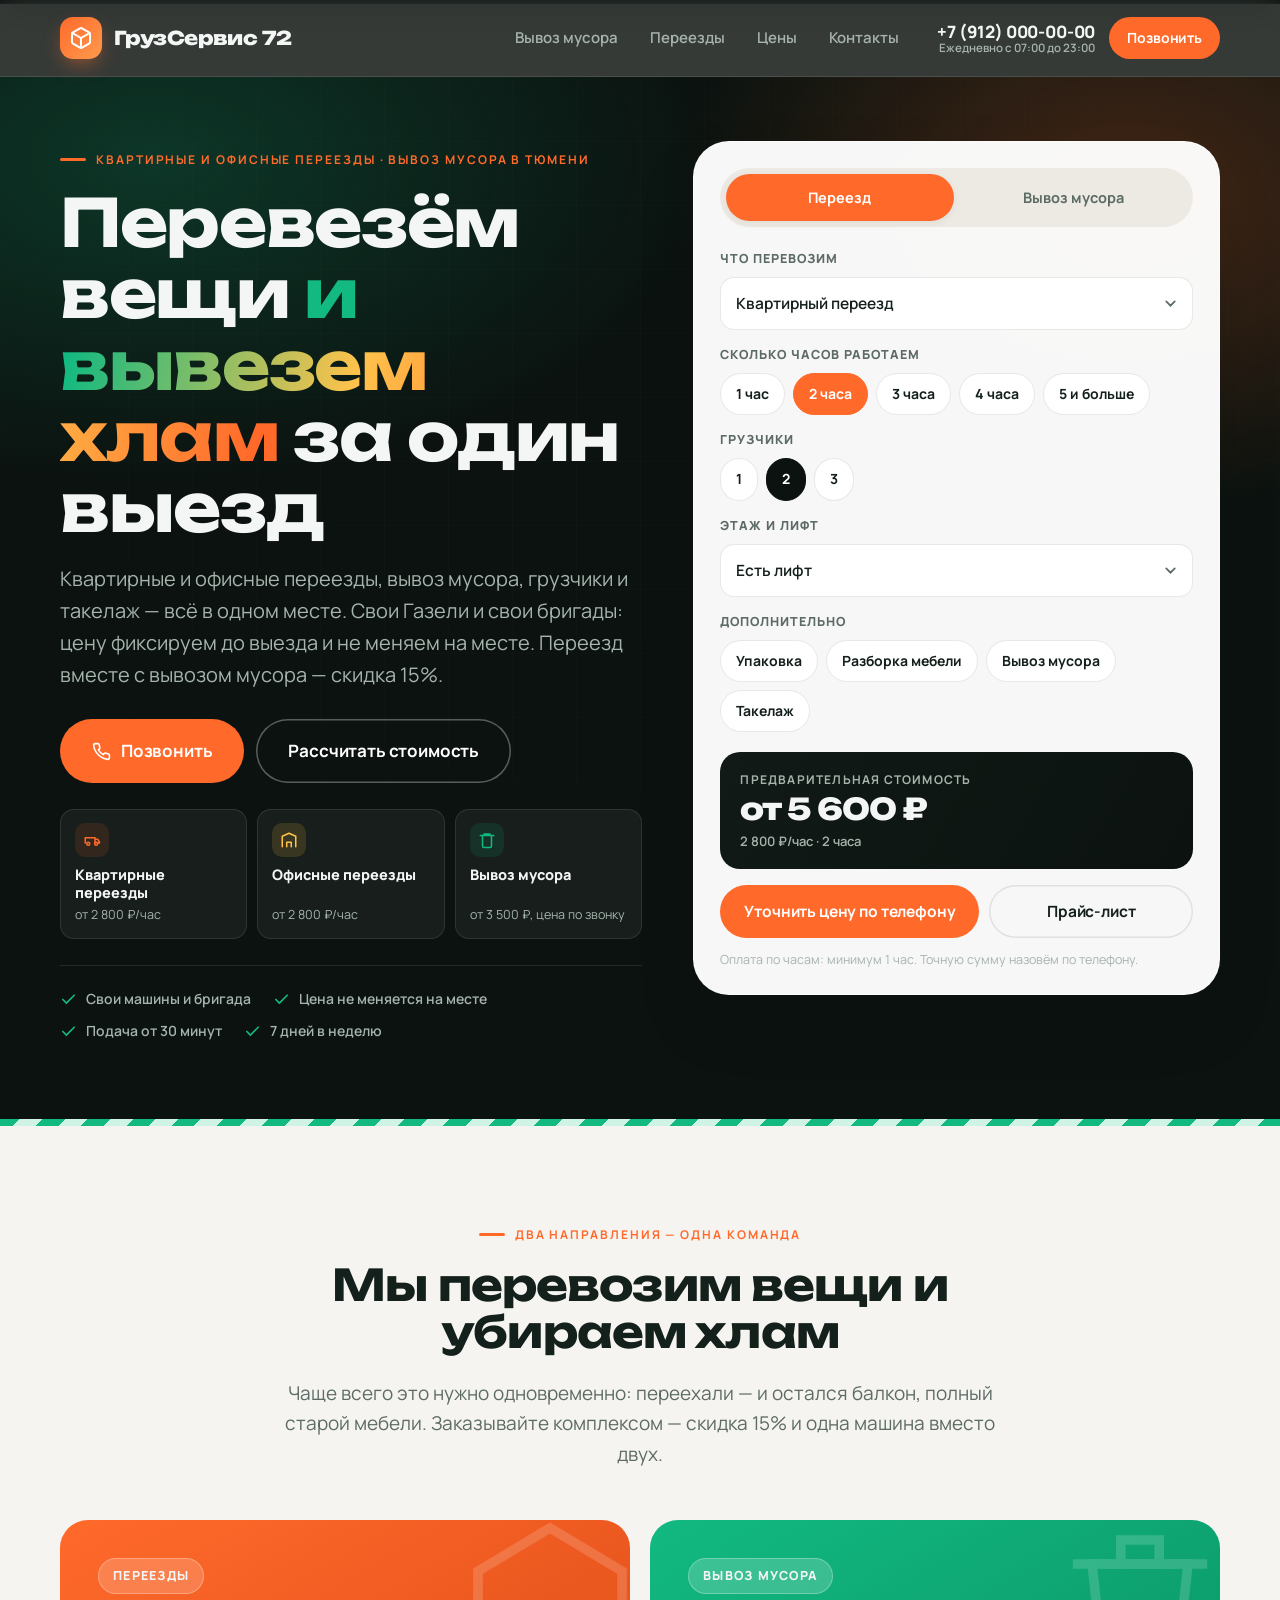
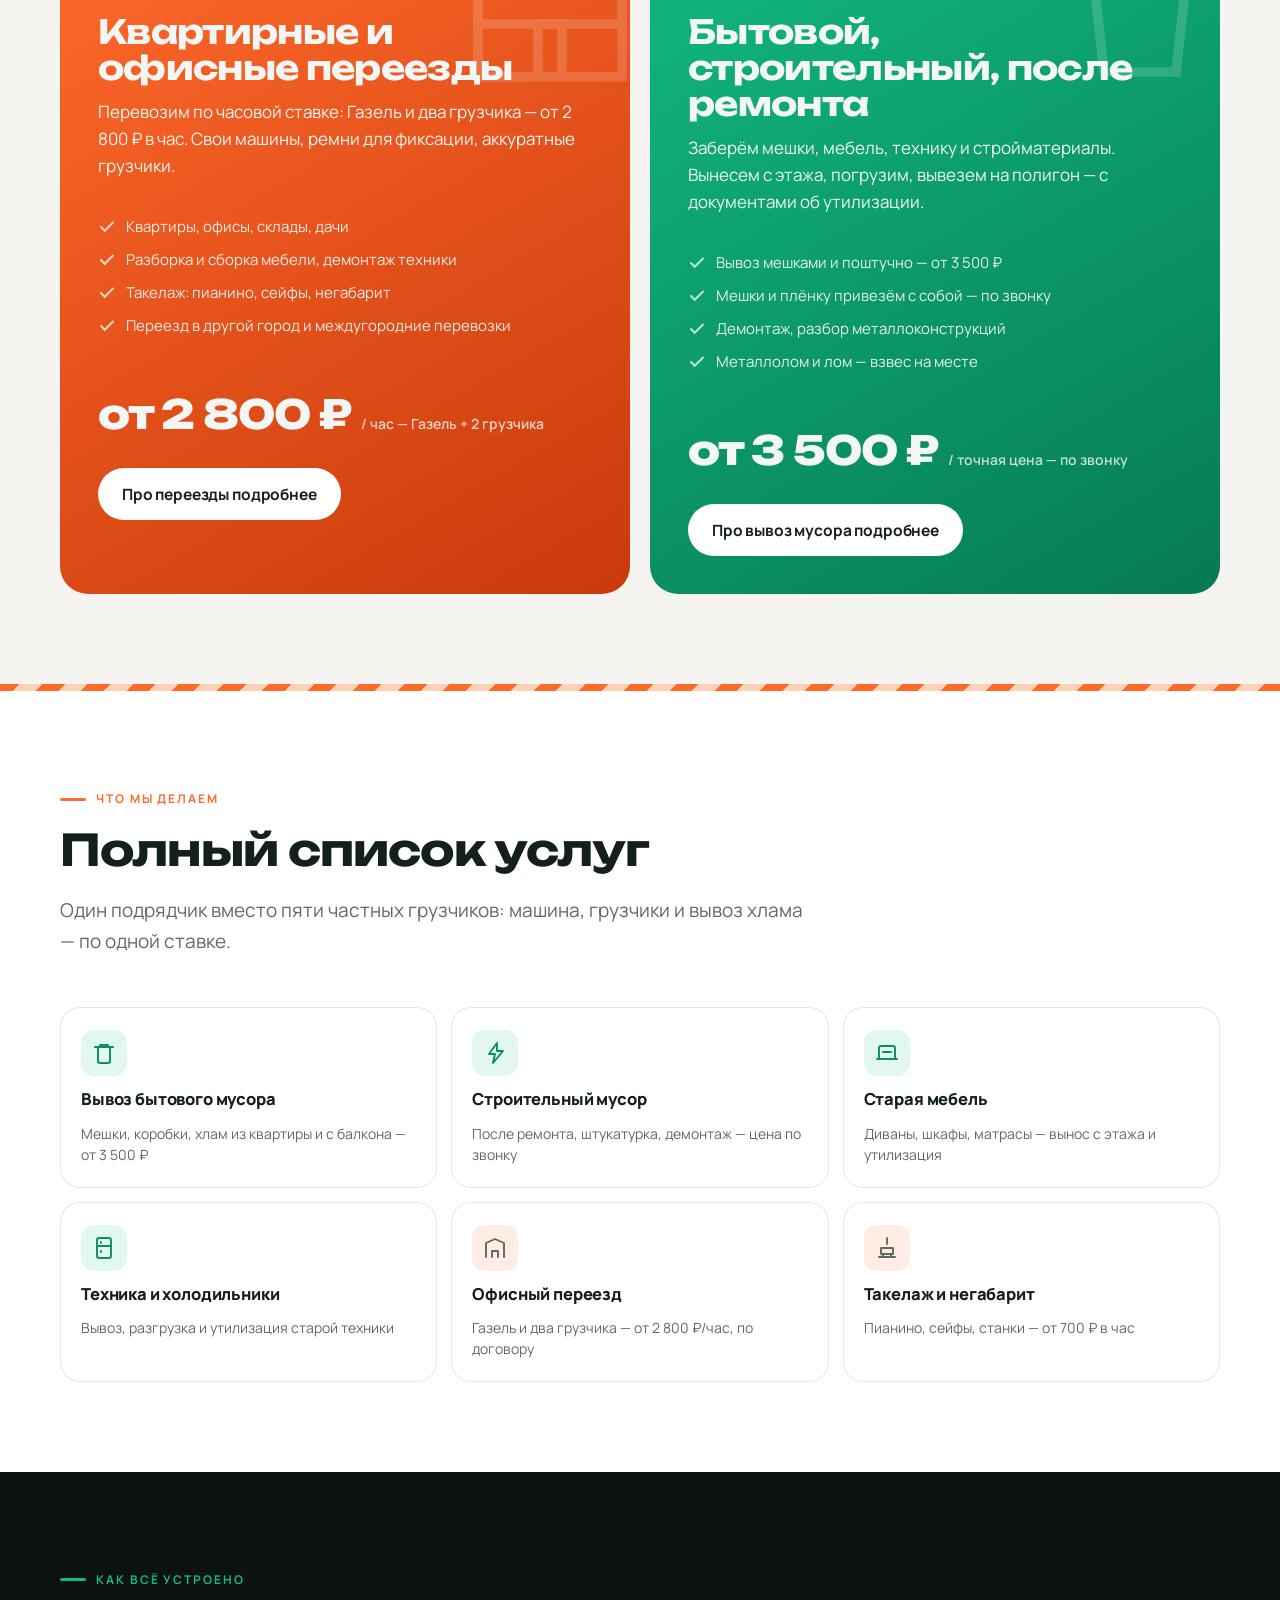
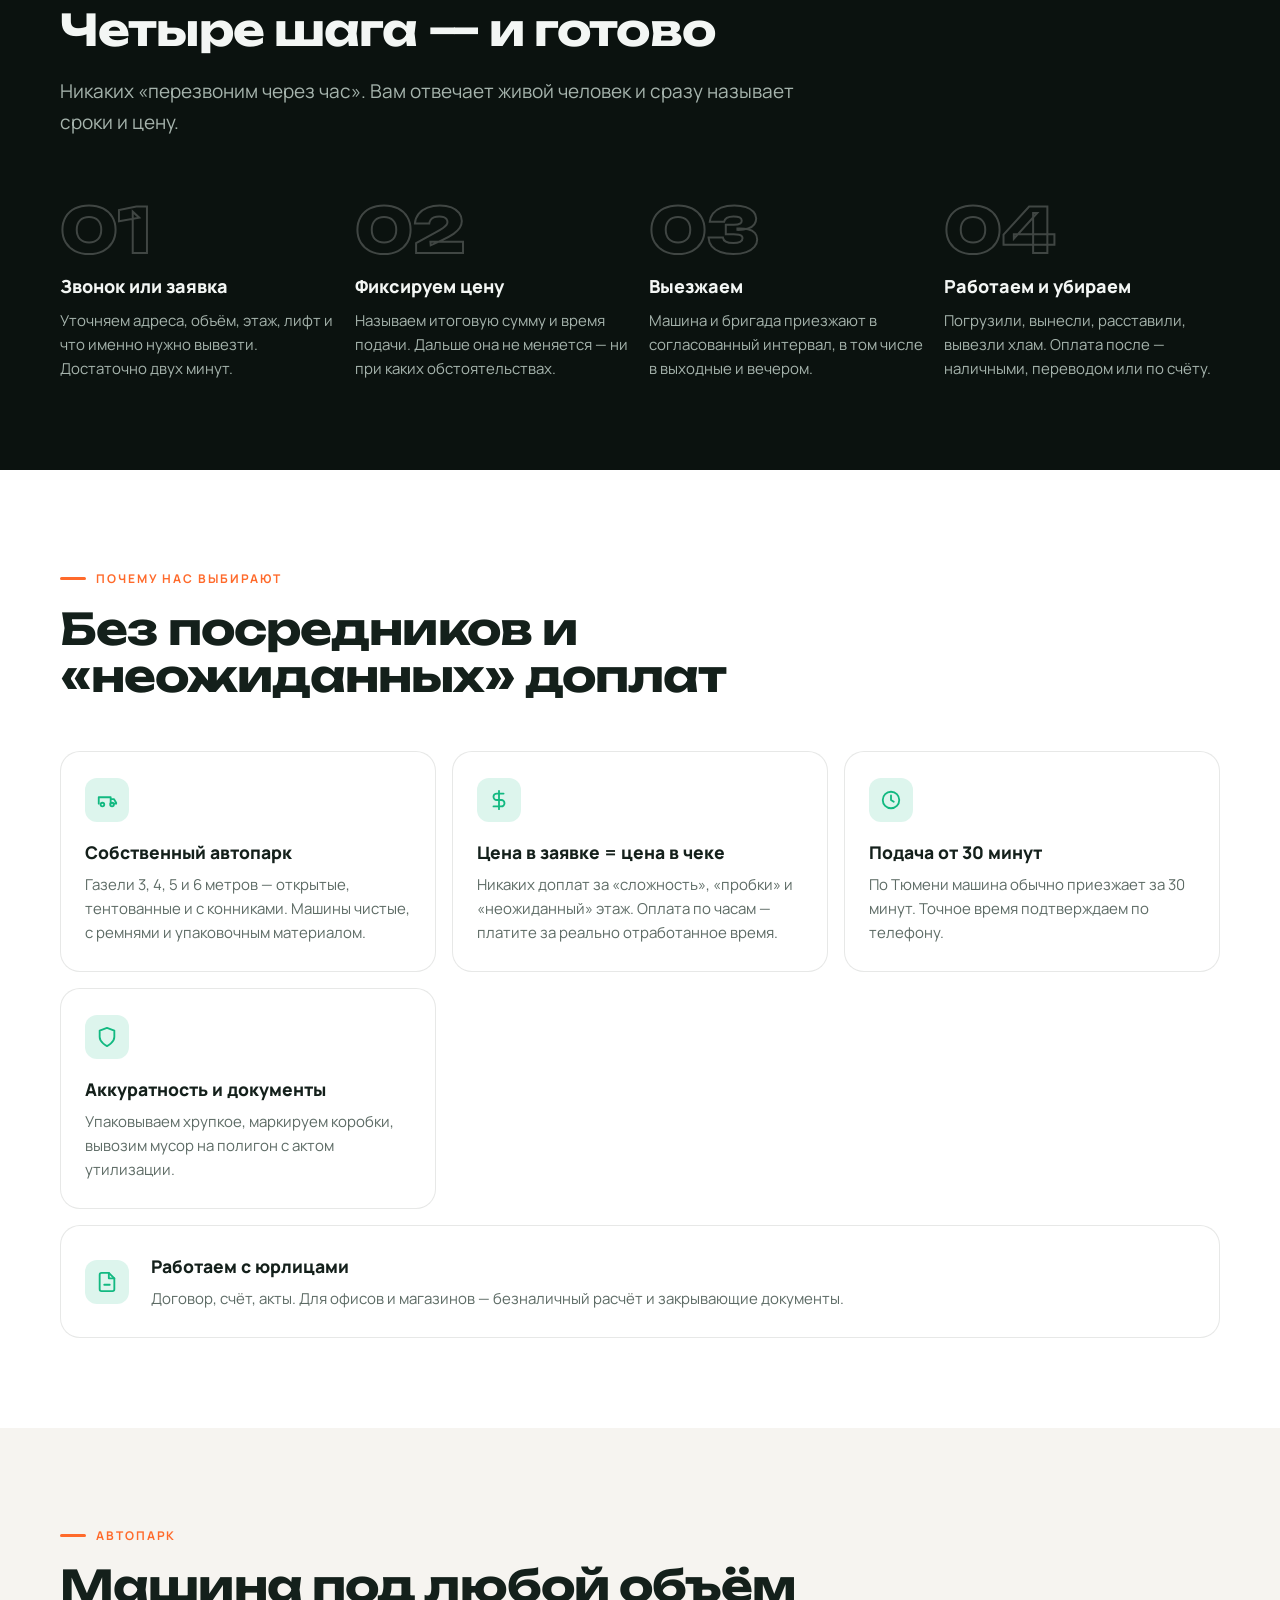
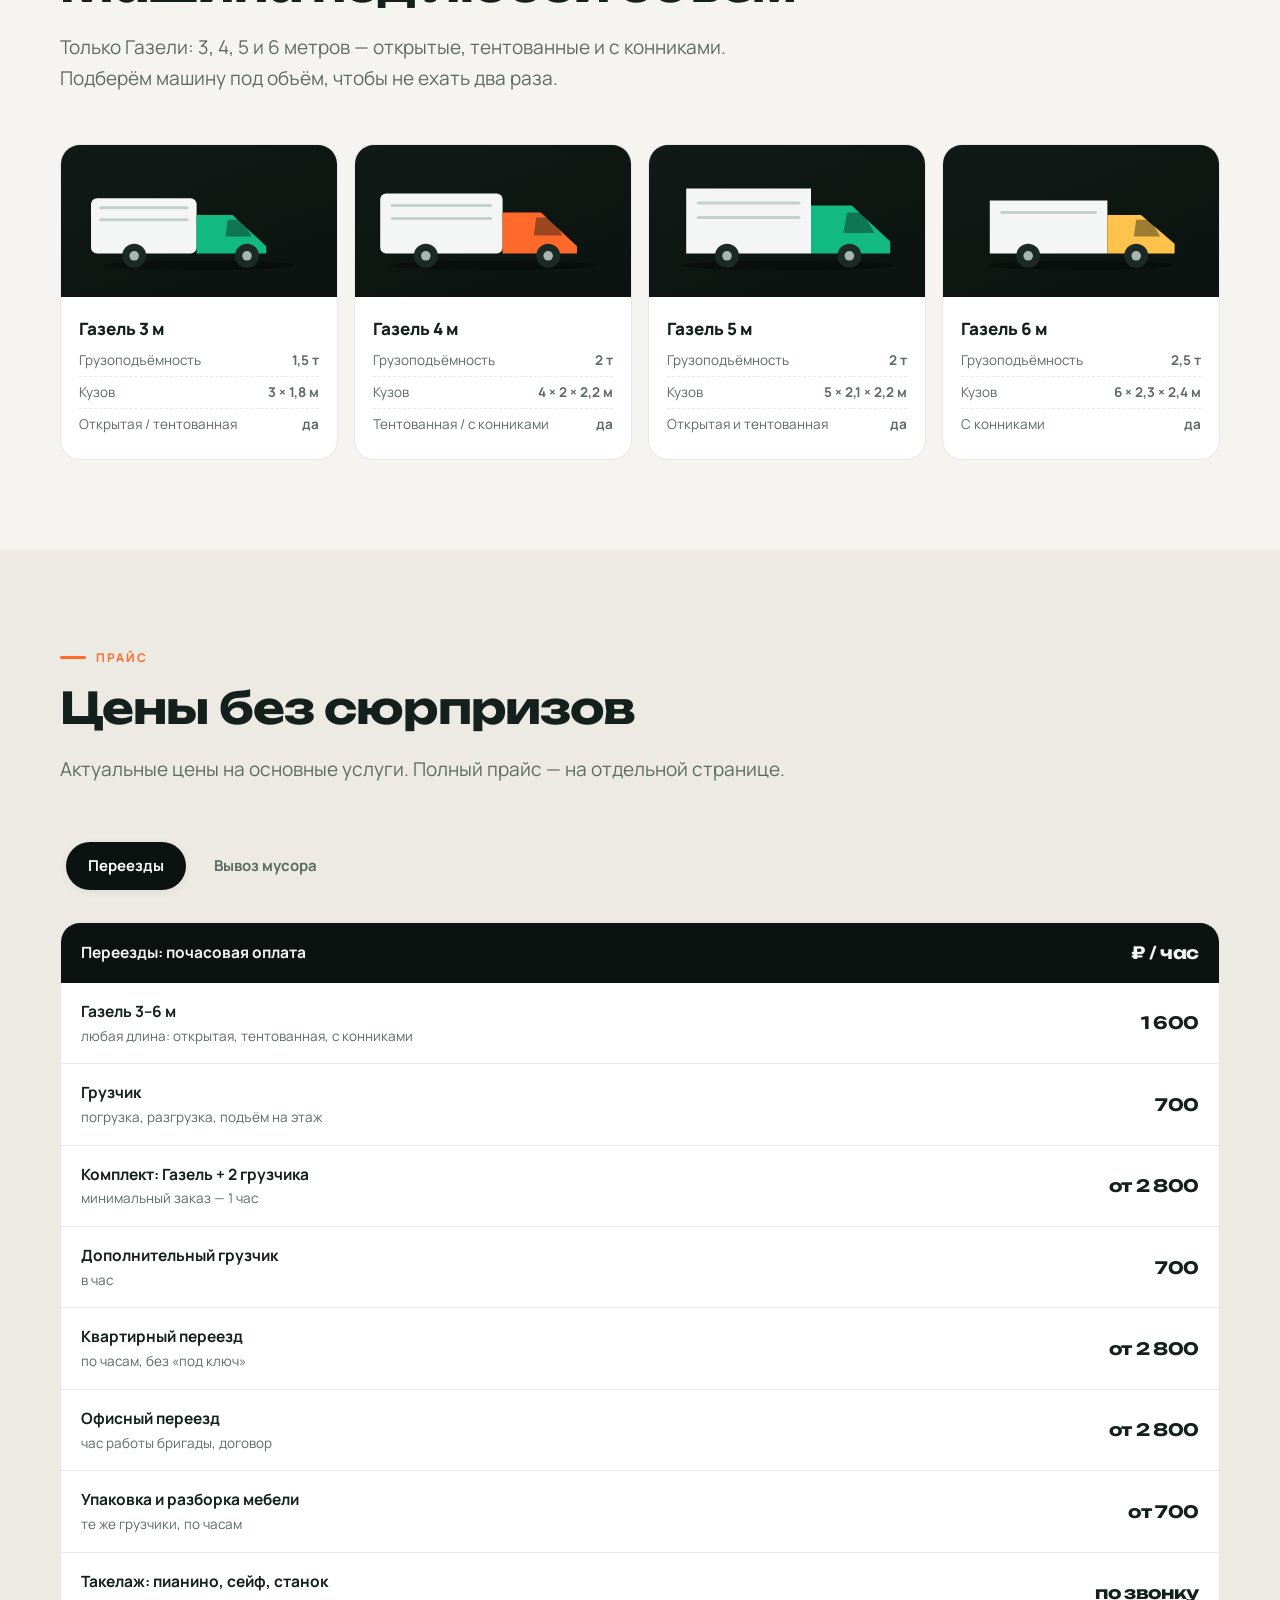
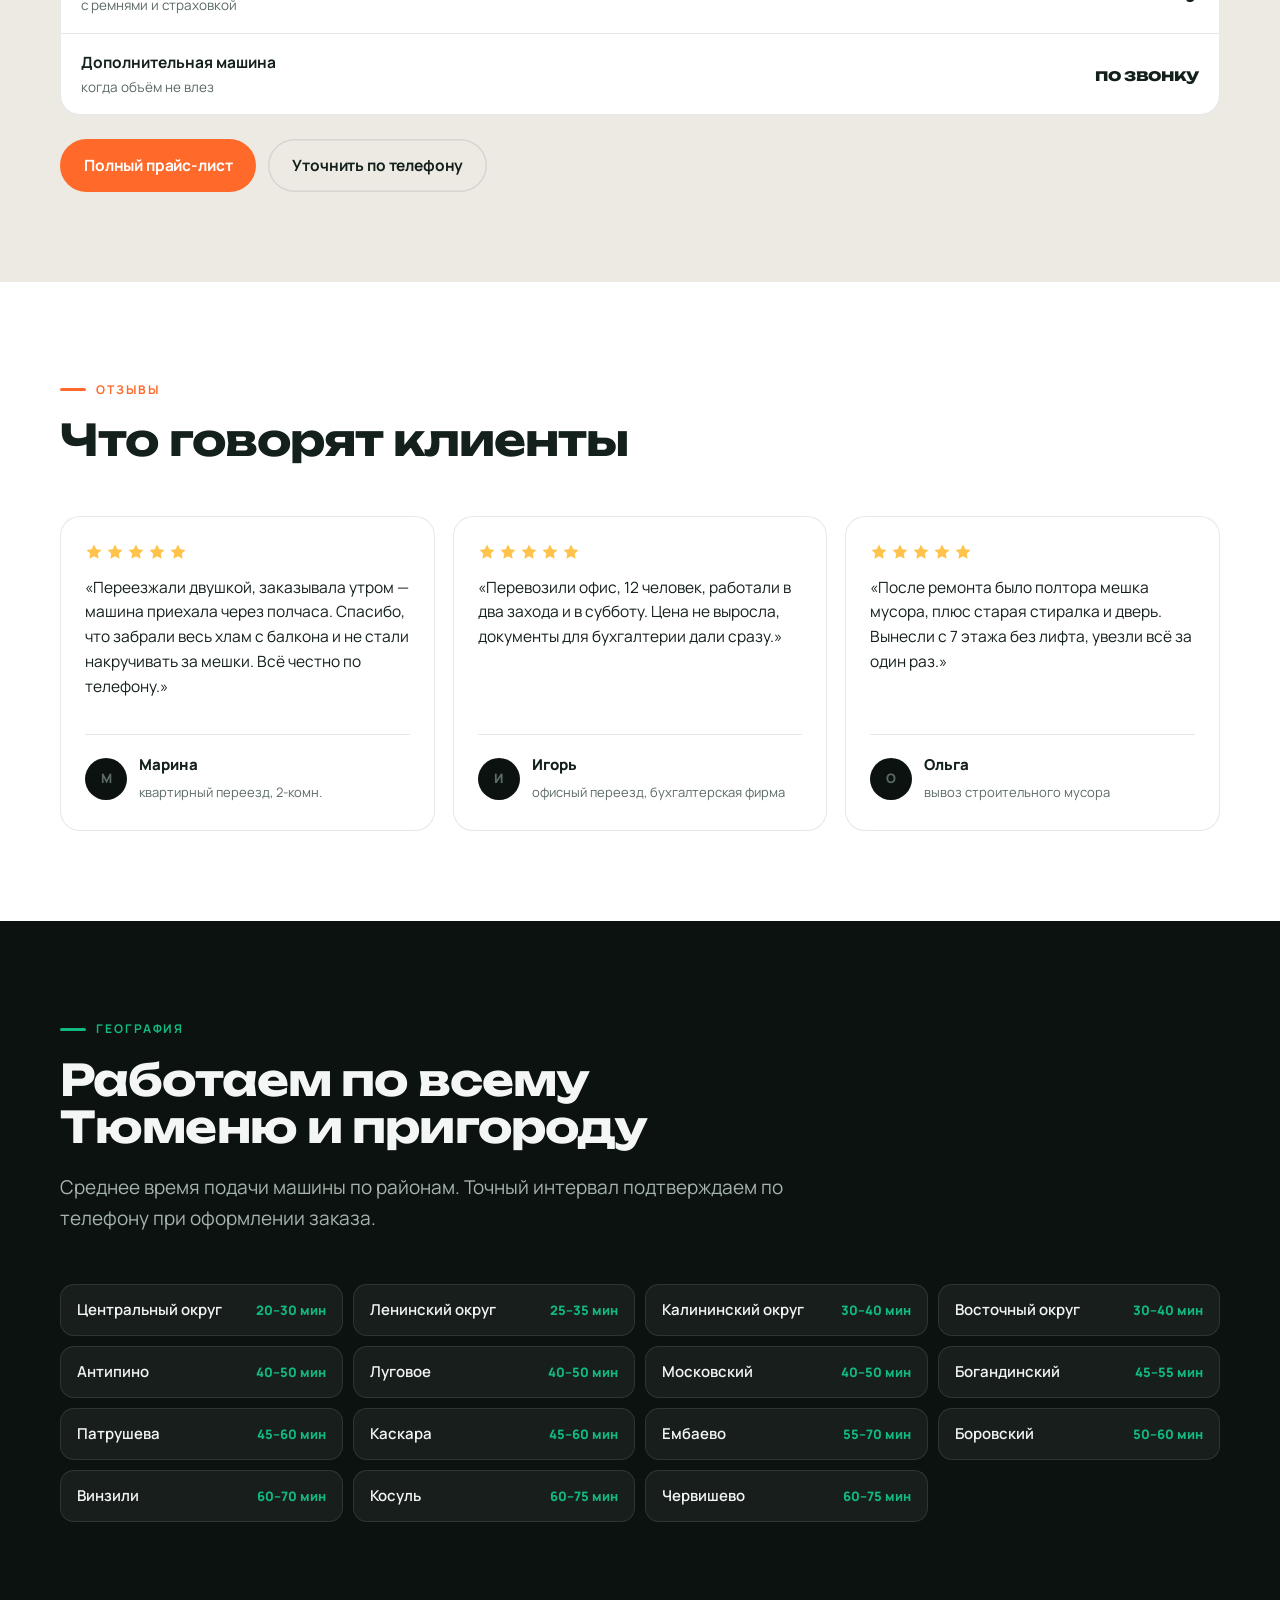
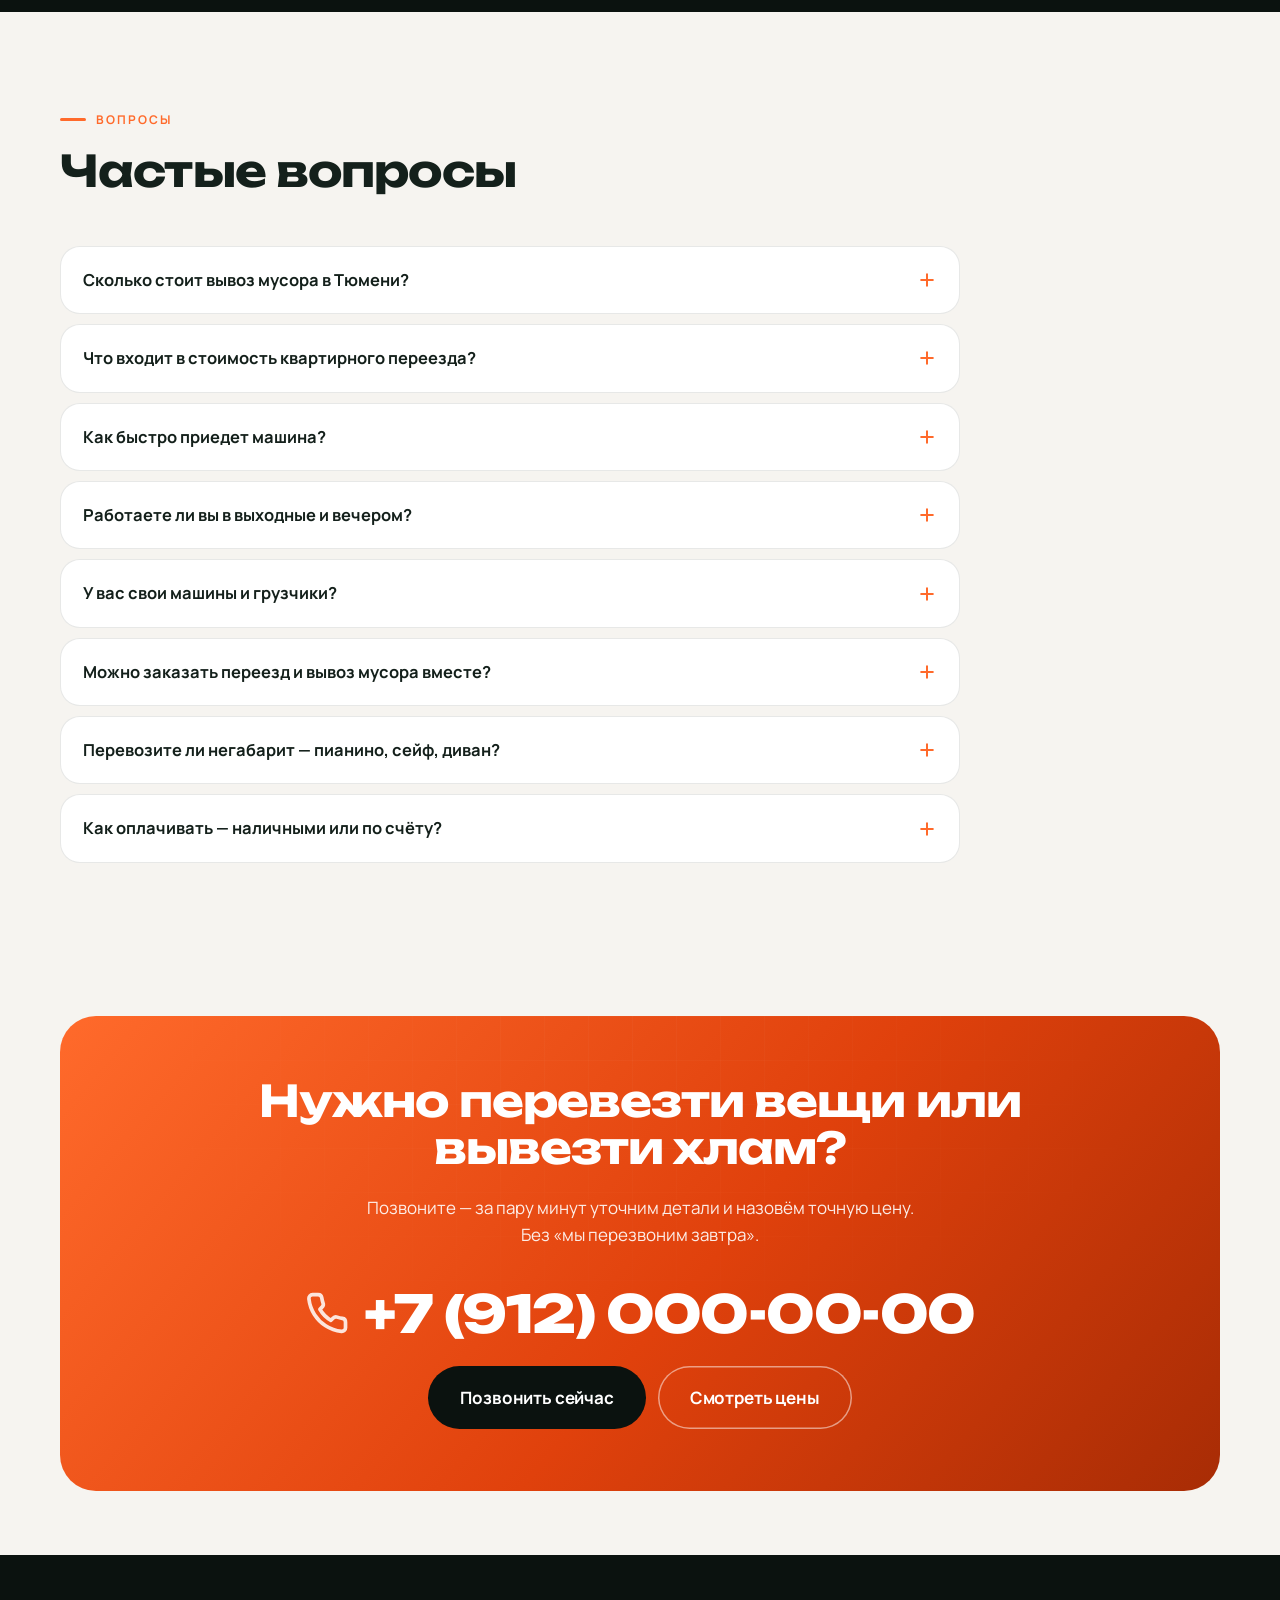
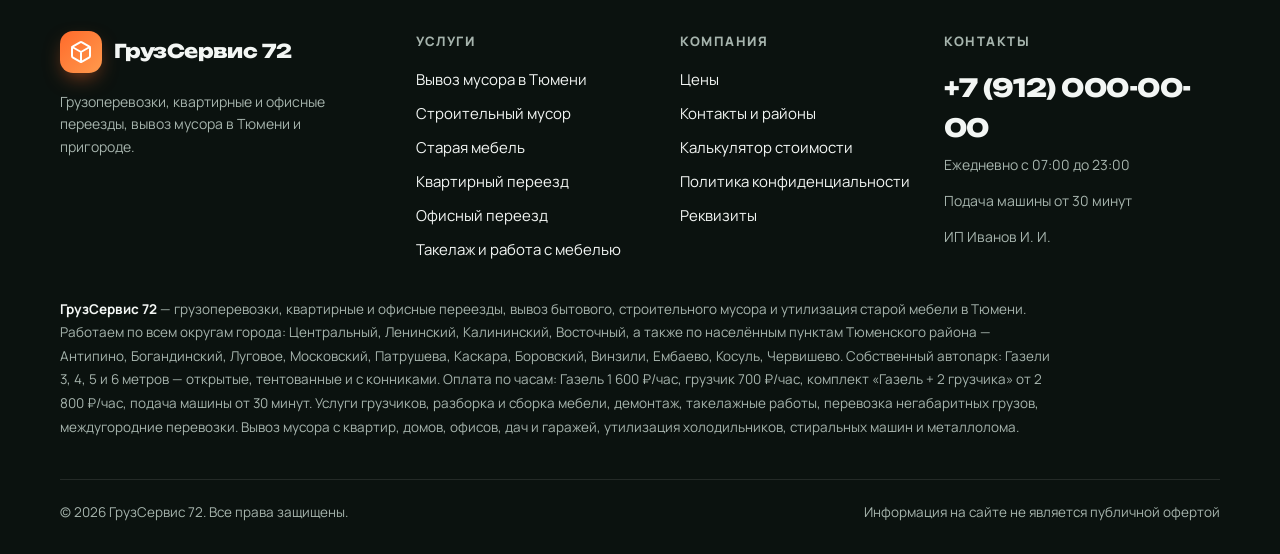
<file: index.html>
<!DOCTYPE html>
<html lang="ru">
<head>
<meta charset="utf-8">
<meta name="viewport" content="width=device-width, initial-scale=1">
<script>document.documentElement.classList.add('js')</script>
<title>Переезд и вывоз мусора в Тюмени — ГрузСервис 72 | Свои газели и грузчики</title>
<meta name="description" content="Квартирные и офисные переезды, вывоз мусора в Тюмени. Свои Газели и грузчики, подача от 30 минут, фиксированная цена. При заказе переезда и вывоза мусора сразу — скидка 15%. Звоните: +7 (912) 000-00-00.">
<meta name="keywords" content="вывоз мусора Тюмень, квартирный переезд Тюмень, офисный переезд Тюмень, грузчики Тюмень, Газель Тюмень, перевозка мебели Тюмень">
<link rel="canonical" href="https://andreyka-batareyka.github.io/gruzservice72/">
<meta property="og:type" content="website">
<meta property="og:locale" content="ru_RU">
<meta property="og:site_name" content="ГрузСервис 72">
<meta property="og:title" content="Переезд и вывоз мусора в Тюмени — ГрузСервис 72">
<meta property="og:description" content="Свои Газели и грузчики. Подача от 30 минут, цена фиксируется до выезда. Переезд + вывоз мусора — скидка 15%.">
<meta property="og:url" content="https://andreyka-batareyka.github.io/gruzservice72/">
<meta property="og:image" content="https://andreyka-batareyka.github.io/gruzservice72/assets/img/og-image.svg">
<meta name="twitter:card" content="summary_large_image">
<meta name="theme-color" content="#0B120F">
<link rel="icon" href="assets/img/favicon.svg" type="image/svg+xml">
<link rel="preconnect" href="https://fonts.googleapis.com">
<link rel="preconnect" href="https://fonts.gstatic.com" crossorigin>
<link href="https://fonts.googleapis.com/css2?family=Manrope:wght@400;500;600;700;800&family=Unbounded:wght@600;700;800&display=swap" rel="stylesheet">
<link rel="stylesheet" href="assets/css/style.css">
<script type="application/ld+json">
{
  "@context": "https://schema.org",
  "@type": "LocalBusiness",
  "@id": "https://andreyka-batareyka.github.io/gruzservice72/#org",
  "name": "ГрузСервис 72",
  "description": "Квартирные и офисные переезды, вывоз бытового и строительного мусора в Тюмени.",
  "url": "https://andreyka-batareyka.github.io/gruzservice72/",
  "telephone": "+7 (912) 000-00-00",
  "priceRange": "$$",
  "image": "https://andreyka-batareyka.github.io/gruzservice72/assets/img/og-image.svg",
  "address": { "@type": "PostalAddress", "addressLocality": "Тюмень", "addressRegion": "Тюменская область", "addressCountry": "RU" },
  "areaServed": [
    { "@type": "City", "name": "Тюмень" },
    { "@type": "AdministrativeArea", "name": "Тюменский район" }
  ],
  "openingHoursSpecification": [{ "@type": "OpeningHoursSpecification", "dayOfWeek": ["Monday","Tuesday","Wednesday","Thursday","Friday","Saturday","Sunday"], "opens": "07:00", "closes": "23:00" }],
  "hasOfferCatalog": {
    "@type": "OfferCatalog",
    "name": "Услуги",
    "itemListElement": [
      { "@type": "Offer", "itemOffered": { "@type": "Service", "name": "Квартирный переезд", "serviceType": "Квартирный переезд" } },
      { "@type": "Offer", "itemOffered": { "@type": "Service", "name": "Офисный переезд", "serviceType": "Офисный переезд" } },
      { "@type": "Offer", "itemOffered": { "@type": "Service", "name": "Вывоз мусора", "serviceType": "Вывоз бытового и строительного мусора" } }
    ]
  }
}
</script>
<script type="application/ld+json">
{
  "@context": "https://schema.org",
  "@type": "FAQPage",
  "mainEntity": [
    {"@type":"Question","name":"Сколько стоит вывоз мусора в Тюмени?","acceptedAnswer":{"@type":"Answer","text":"Фиксированной цены нет: объём, этаж и тип мусора считаем на месте, точную сумму уточняем по звонку. Ориентир — от 3 500 ₽ за рейс Газели с погрузкой."}},
    {"@type":"Question","name":"Что входит в стоимость квартирного переезда?","acceptedAnswer":{"@type":"Answer","text":"Машина, грузчики, погрузка и разгрузка, подъём на этаж. Оплата по часам: Газель 1 600 ₽/час, грузчик 700 ₽/час, комплект «Газель + 2 грузчика» — от 2 800 ₽/час. Минимум — 1 час."}},
    {"@type":"Question","name":"Как быстро приедет машина?","acceptedAnswer":{"@type":"Answer","text":"От 30 минут по городу. Точное время назовём по телефону сразу после заявки."}},
    {"@type":"Question","name":"Работаете ли вы в выходные и вечером?","acceptedAnswer":{"@type":"Answer","text":"Да, работаем ежедневно с 07:00 до 23:00, в выходные и праздники — без наценки."}},
    {"@type":"Question","name":"У вас свои машины и грузчики?","acceptedAnswer":{"@type":"Answer","text":"Да, это собственная техника и свои бригады. Мы не перепродаём заказы посредникам, поэтому цена не растёт на агентские проценты."}},
    {"@type":"Question","name":"Можно ли заказать переезд и вывоз мусора вместе?","acceptedAnswer":{"@type":"Answer","text":"Да, при комплексном заказе переезд и вывоз мусора мы даём скидку 15% — удобно, когда хлам остаётся после переезда."}},
    {"@type":"Question","name":"Перевозите ли вы негабарит — пианино, сейф, диван?","acceptedAnswer":{"@type":"Answer","text":"Да. Такелажные работы считаем по часам — от 700 ₽/час за грузчика, точную стоимость назовём по телефону."}},
    {"@type":"Question","name":"Как оплачивать — наличными или переводом?","acceptedAnswer":{"@type":"Answer","text":"Наличными, переводом на карту или по безналу для юридических лиц. Счёт выставляем по договору."}}
  ]
}
</script>
</head>
<body>

<!-- ================= ШАПКА ================= -->
<header class="hdr">
  <div class="wrap hdr__in">
    <a href="index.html" class="brand" aria-label="ГрузСервис 72 — на главную">
      <span class="brand__mark" aria-hidden="true">
        <svg viewBox="0 0 24 24" fill="none" stroke="#fff" stroke-width="2" stroke-linecap="round" stroke-linejoin="round">
          <path d="M21 8v8a2 2 0 0 1-1 1.73l-7 4a2 2 0 0 1-2 0l-7-4A2 2 0 0 1 3 16V8a2 2 0 0 1 1-1.73l7-4a2 2 0 0 1 2 0l7 4A2 2 0 0 1 21 8z"/><path d="M3.3 7 12 12l8.7-5M12 22V12"/>
        </svg>
      </span>
      <span class="brand__name" data-brand>ГрузСервис 72<small>Тюмень</small></span>
    </a>

    <nav class="nav" aria-label="Основное меню">
      <a class="nav__link" href="vyvoz-musora.html">Вывоз мусора</a>
      <a class="nav__link" href="pereezd.html">Переезды</a>
      <a class="nav__link" href="ceny.html">Цены</a>
      <a class="nav__link" href="kontakty.html">Контакты</a>
    </nav>

    <div class="hdr__right">
      <a class="hdr__phone" href="tel:+79120000000" data-phone-href>
        <b data-phone>+7 (912) 000-00-00</b>
        <span data-hours>Ежедневно с 07:00 до 23:00</span>
      </a>
      <a class="btn btn--sm" href="tel:+79120000000" data-phone-href>Позвонить</a>
      <button class="burger" aria-label="Меню" aria-expanded="false"><span></span><span></span><span></span></button>
    </div>
  </div>
</header>

<nav class="mobile-menu" aria-label="Мобильное меню">
  <a href="vyvoz-musora.html">Вывоз мусора</a>
  <a href="pereezd.html">Квартирные и офисные переезды</a>
  <a href="ceny.html">Цены</a>
  <a href="kontakty.html">Контакты и районы</a>
  <a class="btn" href="tel:+79120000000" data-phone-href>Позвонить <span data-phone>+7 (912) 000-00-00</span></a>
</nav>

<!-- ================= HERO ================= -->
<section class="hero">
  <div class="hero__bg"></div>
  <div class="wrap hero__in">
    <div>
      <span class="eyebrow">Квартирные и офисные переезды · Вывоз мусора в Тюмени</span>
      <h1>Перевезём вещи <span class="hl">и вывезем хлам</span> за один выезд</h1>
      <p class="hero__sub">Квартирные и офисные переезды, вывоз мусора, грузчики и такелаж — всё в одном месте. Свои Газели и свои бригады: цену фиксируем до выезда и не меняем на месте. Переезд вместе с вывозом мусора — скидка 15%.</p>
      <div class="hero__cta">
        <a class="btn btn--lg" href="tel:+79120000000" data-phone-href>
          <svg viewBox="0 0 24 24" fill="none" stroke="currentColor" stroke-width="2" stroke-linecap="round" stroke-linejoin="round"><path d="M22 16.92v3a2 2 0 0 1-2.18 2 19.79 19.79 0 0 1-8.63-3.07 19.5 19.5 0 0 1-6-6A19.79 19.79 0 0 1 2.12 4.18 2 2 0 0 1 4.11 2h3a2 2 0 0 1 2 1.72c.13.96.36 1.9.7 2.81a2 2 0 0 1-.45 2.11L8.09 9.91a16 16 0 0 0 6 6l1.27-1.27a2 2 0 0 1 2.11-.45c.9.34 1.85.57 2.81.7A2 2 0 0 1 22 16.92z"/></svg>
          Позвонить
        </a>
        <a class="btn btn--lg btn--ghost" href="#calc">Рассчитать стоимость</a>
      </div>

      <ul class="hero__pills">
        <li><a href="pereezd.html#kvartirnyy"><span class="hero__pill-ico"><svg viewBox="0 0 24 24" fill="none" stroke="currentColor" stroke-width="2" stroke-linecap="round" stroke-linejoin="round"><path d="M3 16V9h13v7M16 11h3.5L22 15v1h-3"/><circle cx="7" cy="17" r="2"/><circle cx="17.5" cy="17" r="2"/></svg></span><b>Квартирные переезды</b><span>от 2 800 ₽/час</span></a></li>
        <li><a href="pereezd.html#ofis"><span class="hero__pill-ico"><svg viewBox="0 0 24 24" fill="none" stroke="currentColor" stroke-width="2" stroke-linecap="round" stroke-linejoin="round"><path d="M3 21V7l9-4 9 4v14"/><path d="M9 21v-6h6v6"/></svg></span><b>Офисные переезды</b><span>от 2 800 ₽/час</span></a></li>
        <li><a href="vyvoz-musora.html"><span class="hero__pill-ico"><svg viewBox="0 0 24 24" fill="none" stroke="currentColor" stroke-width="2" stroke-linecap="round" stroke-linejoin="round"><path d="M3 6h18M8 6V4h8v2M6 6v14a2 2 0 0 0 2 2h8a2 2 0 0 0 2-2V6"/></svg></span><b>Вывоз мусора</b><span>от 3 500 ₽, цена по звонку</span></a></li>
      </ul>

      <div class="trust">
        <span class="trust__item"><svg viewBox="0 0 24 24" fill="none" stroke="currentColor" stroke-width="2.4" stroke-linecap="round" stroke-linejoin="round"><path d="M20 6 9 17l-5-5"/></svg>Свои машины и бригада</span>
        <span class="trust__item"><svg viewBox="0 0 24 24" fill="none" stroke="currentColor" stroke-width="2.4" stroke-linecap="round" stroke-linejoin="round"><path d="M20 6 9 17l-5-5"/></svg>Цена не меняется на месте</span>
        <span class="trust__item"><svg viewBox="0 0 24 24" fill="none" stroke="currentColor" stroke-width="2.4" stroke-linecap="round" stroke-linejoin="round"><path d="M20 6 9 17l-5-5"/></svg>Подача от 30 минут</span>
        <span class="trust__item"><svg viewBox="0 0 24 24" fill="none" stroke="currentColor" stroke-width="2.4" stroke-linecap="round" stroke-linejoin="round"><path d="M20 6 9 17l-5-5"/></svg>7 дней в неделю</span>
      </div>
    </div>

    <!-- Калькулятор -->
    <div class="calc" id="calc" data-calc-root>
      <div class="calc__tabs">
        <button type="button" class="calc__tab is-active" data-tab="move">Переезд</button>
        <button type="button" class="calc__tab" data-tab="trash">Вывоз мусора</button>
      </div>

      <!-- Панель: переезд -->
      <div class="calc__panel" data-panel="move">
        <div class="field">
          <label class="field__label" for="moveType">Что перевозим</label>
          <select class="field__control" id="moveType" data-calc="moveType">
            <option value="kv">Квартирный переезд</option>
            <option value="ofis">Офисный переезд</option>
            <option value="dacha">Дачный переезд</option>
            <option value="mezhg">В другой город</option>
          </select>
        </div>
        <div class="field">
          <span class="field__label">Сколько часов работаем</span>
          <div class="chips" data-calc="moveHours">
            <button type="button" class="chip chip--move" data-val="1">1 час</button>
            <button type="button" class="chip chip--move is-active" data-val="2">2 часа</button>
            <button type="button" class="chip chip--move" data-val="3">3 часа</button>
            <button type="button" class="chip chip--move" data-val="4">4 часа</button>
            <button type="button" class="chip chip--move" data-val="5">5 и больше</button>
          </div>
        </div>
        <div class="field">
          <span class="field__label">Грузчики</span>
          <div class="chips" data-calc="loaders">
            <button type="button" class="chip" data-val="1">1</button>
            <button type="button" class="chip is-active" data-val="2">2</button>
            <button type="button" class="chip" data-val="3">3</button>
          </div>
        </div>
        <div class="field">
          <label class="field__label" for="floor">Этаж и лифт</label>
          <select class="field__control" id="floor" data-calc="floor">
            <option value="lift">Есть лифт</option>
            <option value="nolift14">Без лифта, 2–4 этаж</option>
            <option value="nolift5">Без лифта, 5 этаж и выше</option>
          </select>
        </div>
        <div class="field">
          <span class="field__label">Дополнительно</span>
          <div class="chips" data-calc="moveExtras" data-multi="1">
            <button type="button" class="chip chip--move" data-val="pack">Упаковка</button>
            <button type="button" class="chip chip--move" data-val="disasm">Разборка мебели</button>
            <button type="button" class="chip chip--move" data-val="trash">Вывоз мусора</button>
            <button type="button" class="chip chip--move" data-val="tael">Такелаж</button>
          </div>
        </div>
      </div>

      <!-- Панель: вывоз мусора -->
      <div class="calc__panel" data-panel="trash" hidden>
        <div class="field">
          <label class="field__label" for="trashType">Тип мусора</label>
          <select class="field__control" id="trashType" data-calc="trashType">
            <option value="byt">Бытовой мусор</option>
            <option value="str">Строительный мусор</option>
            <option value="meb">Старая мебель</option>
            <option value="teh">Техника и холодильники</option>
            <option value="met">Металлолом</option>
            <option value="sad">Садовый мусор</option>
            <option value="razb">Демонтаж и разбор</option>
          </select>
        </div>
        <div class="field">
          <span class="field__label">Объём</span>
          <div class="chips" data-calc="trashVolume">
            <button type="button" class="chip chip--trash" data-val="v1">до 1 м³</button>
            <button type="button" class="chip chip--trash is-active" data-val="v2">1–3 м³</button>
            <button type="button" class="chip chip--trash" data-val="v3">3–6 м³</button>
            <button type="button" class="chip chip--trash" data-val="v6">6 м³ — полная машина</button>
            <button type="button" class="chip chip--trash" data-val="v12">больше 6 м³</button>
          </div>
        </div>
        <div class="field">
          <label class="field__label" for="floorT">Этаж и лифт</label>
          <select class="field__control" id="floorT" data-calc="floorT">
            <option value="lift">Есть лифт</option>
            <option value="nolift14">Без лифта, 2–4 этаж</option>
            <option value="nolift5">Без лифта, 5 этаж и выше</option>
          </select>
        </div>
        <div class="field">
          <span class="field__label">Грузчики</span>
          <div class="chips" data-calc="loadersT">
            <button type="button" class="chip" data-val="0">Без грузчиков</button>
            <button type="button" class="chip is-active" data-val="1">1</button>
            <button type="button" class="chip" data-val="2">2</button>
            <button type="button" class="chip" data-val="3">3</button>
          </div>
        </div>
        <div class="field">
          <span class="field__label">Дополнительно</span>
          <div class="chips" data-calc="trashExtras" data-multi="1">
            <button type="button" class="chip chip--trash" data-val="pack">Мешки и плёнка</button>
            <button type="button" class="chip chip--trash" data-val="disasm">Разборка мебели</button>
            <button type="button" class="chip chip--trash" data-val="dem">Демонтаж</button>
            <button type="button" class="chip chip--trash" data-val="pod">Подъём крупного</button>
          </div>
        </div>
      </div>

      <div class="calc__out">
        <div>
          <small>Предварительная стоимость</small>
          <div class="calc__price" data-price>от 5 600 ₽</div>
          <div class="calc__sub" data-price-sub>2 800 ₽/час · 2 часа</div>
        </div>
      </div>
      <div class="calc__actions">
        <a class="btn" href="tel:+79120000000" data-phone-href>Уточнить цену по телефону</a>
        <a class="btn btn--ghost" href="ceny.html">Прайс-лист</a>
      </div>
      <p class="calc__note" data-price-note style="margin:12px 0 0">Предварительный расчёт. Точную сумму назовём по телефону за 2 минуты.</p>
    </div>
  </div>
</section>

<div class="stripes stripes--green stripes--thin"></div>

<!-- ================= ДВА НАПРАВЛЕНИЯ ================= -->
<section class="sec">
  <div class="wrap">
    <div class="head head--center reveal">
      <span class="eyebrow">Два направления — одна команда</span>
      <h2>Мы перевозим вещи и убираем хлам</h2>
      <p class="lead">Чаще всего это нужно одновременно: переехали — и остался балкон, полный старой мебели. Заказывайте комплексом — скидка 15% и одна машина вместо двух.</p>
    </div>

    <div class="grid g2 reveal">
      <article class="dir dir--move">
        <svg class="dir__deco" viewBox="0 0 100 100" fill="none" stroke="#fff" stroke-width="4" aria-hidden="true">
          <path d="M20 60V38l30-18 30 18v22"/><path d="M20 60h60v22H20z"/><path d="M45 82V60h10v22"/>
        </svg>
        <span class="dir__tag">Переезды</span>
        <h3>Квартирные и офисные переезды</h3>
        <p>Перевозим по часовой ставке: Газель и два грузчика — от 2 800 ₽ в час. Свои машины, ремни для фиксации, аккуратные грузчики.</p>
        <ul class="dir__list">
          <li><svg viewBox="0 0 24 24" fill="none" stroke="currentColor" stroke-width="2.6" stroke-linecap="round"><path d="M20 6 9 17l-5-5"/></svg>Квартиры, офисы, склады, дачи</li>
          <li><svg viewBox="0 0 24 24" fill="none" stroke="currentColor" stroke-width="2.6" stroke-linecap="round"><path d="M20 6 9 17l-5-5"/></svg>Разборка и сборка мебели, демонтаж техники</li>
          <li><svg viewBox="0 0 24 24" fill="none" stroke="currentColor" stroke-width="2.6" stroke-linecap="round"><path d="M20 6 9 17l-5-5"/></svg>Такелаж: пианино, сейфы, негабарит</li>
          <li><svg viewBox="0 0 24 24" fill="none" stroke="currentColor" stroke-width="2.6" stroke-linecap="round"><path d="M20 6 9 17l-5-5"/></svg>Переезд в другой город и междугородние перевозки</li>
        </ul>
        <div class="dir__price">от 2 800 ₽ <span>/ час — Газель + 2 грузчика</span></div>
        <div class="btn-row" style="margin-top:18px">
          <a class="btn" href="pereezd.html">Про переезды подробнее</a>
        </div>
      </article>

      <article class="dir dir--trash">
        <svg class="dir__deco" viewBox="0 0 100 100" fill="none" stroke="#fff" stroke-width="4" aria-hidden="true">
          <path d="M30 35h40l-5 45H35z"/><path d="M22 35h56"/><path d="M42 35V25h16v10"/>
        </svg>
        <span class="dir__tag">Вывоз мусора</span>
        <h3>Бытовой, строительный, после ремонта</h3>
        <p>Заберём мешки, мебель, технику и стройматериалы. Вынесем с этажа, погрузим, вывезем на полигон — с документами об утилизации.</p>
        <ul class="dir__list">
          <li><svg viewBox="0 0 24 24" fill="none" stroke="currentColor" stroke-width="2.6" stroke-linecap="round"><path d="M20 6 9 17l-5-5"/></svg>Вывоз мешками и поштучно — от 3 500 ₽</li>
          <li><svg viewBox="0 0 24 24" fill="none" stroke="currentColor" stroke-width="2.6" stroke-linecap="round"><path d="M20 6 9 17l-5-5"/></svg>Мешки и плёнку привезём с собой — по звонку</li>
          <li><svg viewBox="0 0 24 24" fill="none" stroke="currentColor" stroke-width="2.6" stroke-linecap="round"><path d="M20 6 9 17l-5-5"/></svg>Демонтаж, разбор металлоконструкций</li>
          <li><svg viewBox="0 0 24 24" fill="none" stroke="currentColor" stroke-width="2.6" stroke-linecap="round"><path d="M20 6 9 17l-5-5"/></svg>Металлолом и лом — взвес на месте</li>
        </ul>
        <div class="dir__price">от 3 500 ₽ <span>/ точная цена — по звонку</span></div>
        <div class="btn-row" style="margin-top:18px">
          <a class="btn" href="vyvoz-musora.html">Про вывоз мусора подробнее</a>
        </div>
      </article>
    </div>
  </div>
</section>

<div class="stripes stripes--thin"></div>

<!-- ================= УСЛУГИ ================= -->
<section class="sec sec--paper">
  <div class="wrap">
    <div class="head reveal">
      <span class="eyebrow">Что мы делаем</span>
      <h2>Полный список услуг</h2>
      <p class="lead">Один подрядчик вместо пяти частных грузчиков: машина, грузчики и вывоз хлама — по одной ставке.</p>
    </div>

    <div class="tiles reveal">
      <div class="tile tile--green">
        <span class="tile__ico"><svg viewBox="0 0 24 24" fill="none" stroke="currentColor" stroke-width="1.9" stroke-linecap="round" stroke-linejoin="round"><path d="M3 6h18M8 6V4h8v2M6 6v14a2 2 0 0 0 2 2h8a2 2 0 0 0 2-2V6"/></svg></span>
        <b>Вывоз бытового мусора</b>
        <span>Мешки, коробки, хлам из квартиры и с балкона — от 3 500 ₽</span>
      </div>
      <div class="tile tile--green">
        <span class="tile__ico"><svg viewBox="0 0 24 24" fill="none" stroke="currentColor" stroke-width="1.9" stroke-linecap="round" stroke-linejoin="round"><path d="M14 2 6 13h6l-2 9 10-12h-6z"/></svg></span>
        <b>Строительный мусор</b>
        <span>После ремонта, штукатурка, демонтаж — цена по звонку</span>
      </div>
      <div class="tile tile--green">
        <span class="tile__ico"><svg viewBox="0 0 24 24" fill="none" stroke="currentColor" stroke-width="1.9" stroke-linecap="round" stroke-linejoin="round"><path d="M4 18V7a2 2 0 0 1 2-2h12a2 2 0 0 1 2 2v11M2 18h20M8 11h8"/></svg></span>
        <b>Старая мебель</b>
        <span>Диваны, шкафы, матрасы — вынос с этажа и утилизация</span>
      </div>
      <div class="tile tile--green">
        <span class="tile__ico"><svg viewBox="0 0 24 24" fill="none" stroke="currentColor" stroke-width="1.9" stroke-linecap="round" stroke-linejoin="round"><rect x="5" y="2" width="14" height="20" rx="2"/><path d="M5 10h14M9 6v1M9 15v1"/></svg></span>
        <b>Техника и холодильники</b>
        <span>Вывоз, разгрузка и утилизация старой техники</span>
      </div>
      <div class="tile">
        <span class="tile__ico"><svg viewBox="0 0 24 24" fill="none" stroke="currentColor" stroke-width="1.9" stroke-linecap="round" stroke-linejoin="round"><path d="M3 21V7l9-4 9 4v14"/><path d="M9 21v-6h6v6"/></svg></span>
        <b>Офисный переезд</b>
        <span>Газель и два грузчика — от 2 800 ₽/час, по договору</span>
      </div>
      <div class="tile">
        <span class="tile__ico"><svg viewBox="0 0 24 24" fill="none" stroke="currentColor" stroke-width="1.9" stroke-linecap="round" stroke-linejoin="round"><path d="M12 2v6M4 21h16M6 12h12v6H6z"/><path d="M8 18v3M16 18v3"/></svg></span>
        <b>Такелаж и негабарит</b>
        <span>Пианино, сейфы, станки — от 700 ₽ в час</span>
      </div>
    </div>
  </div>
</section>

<!-- ================= КАК РАБОТАЕМ ================= -->
<section class="sec sec--dark">
  <div class="wrap">
    <div class="head reveal">
      <span class="eyebrow">Как всё устроено</span>
      <h2>Четыре шага — и готово</h2>
      <p class="lead">Никаких «перезвоним через час». Вам отвечает живой человек и сразу называет сроки и цену.</p>
    </div>
    <div class="steps reveal">
      <div class="step">
        <span class="step__num">01</span>
        <b>Звонок или заявка</b>
        <p>Уточняем адреса, объём, этаж, лифт и что именно нужно вывезти. Достаточно двух минут.</p>
      </div>
      <div class="step">
        <span class="step__num">02</span>
        <b>Фиксируем цену</b>
        <p>Называем итоговую сумму и время подачи. Дальше она не меняется — ни при каких обстоятельствах.</p>
      </div>
      <div class="step">
        <span class="step__num">03</span>
        <b>Выезжаем</b>
        <p>Машина и бригада приезжают в согласованный интервал, в том числе в выходные и вечером.</p>
      </div>
      <div class="step">
        <span class="step__num">04</span>
        <b>Работаем и убираем</b>
        <p>Погрузили, вынесли, расставили, вывезли хлам. Оплата после — наличными, переводом или по счёту.</p>
      </div>
    </div>
  </div>
</section>

<!-- ================= ПОЧЕМУ МЫ ================= -->
<section class="sec sec--paper">
  <div class="wrap">
    <div class="head reveal">
      <span class="eyebrow">Почему нас выбирают</span>
      <h2>Без посредников и «неожиданных» доплат</h2>
    </div>
    <div class="feats reveal">
      <div class="feat">
        <span class="feat__ico"><svg viewBox="0 0 24 24" fill="none" stroke="currentColor" stroke-width="2" stroke-linecap="round" stroke-linejoin="round"><path d="M3 16V9h13v7M16 11h3.5L22 15v1h-3"/><circle cx="7" cy="17" r="2"/><circle cx="17.5" cy="17" r="2"/></svg></span>
        <b>Собственный автопарк</b>
        <p>Газели 3, 4, 5 и 6 метров — открытые, тентованные и с конниками. Машины чистые, с ремнями и упаковочным материалом.</p>
      </div>
      <div class="feat">
        <span class="feat__ico"><svg viewBox="0 0 24 24" fill="none" stroke="currentColor" stroke-width="2" stroke-linecap="round" stroke-linejoin="round"><path d="M12 2v20M17 5H9.5a3.5 3.5 0 0 0 0 7h5a3.5 3.5 0 0 1 0 7H6"/></svg></span>
        <b>Цена в заявке = цена в чеке</b>
        <p>Никаких доплат за «сложность», «пробки» и «неожиданный» этаж. Оплата по часам — платите за реально отработанное время.</p>
      </div>
      <div class="feat">
        <span class="feat__ico"><svg viewBox="0 0 24 24" fill="none" stroke="currentColor" stroke-width="2" stroke-linecap="round" stroke-linejoin="round"><circle cx="12" cy="12" r="9"/><path d="M12 7v5l3 2"/></svg></span>
        <b>Подача от 30 минут</b>
        <p>По Тюмени машина обычно приезжает за 30 минут. Точное время подтверждаем по телефону.</p>
      </div>
      <div class="feat">
        <span class="feat__ico"><svg viewBox="0 0 24 24" fill="none" stroke="currentColor" stroke-width="2" stroke-linecap="round" stroke-linejoin="round"><path d="M12 22s8-4 8-10V5l-8-3-8 3v7c0 6 8 10 8 10z"/></svg></span>
        <b>Аккуратность и документы</b>
        <p>Упаковываем хрупкое, маркируем коробки, вывозим мусор на полигон с актом утилизации.</p>
      </div>
      <div class="feat feat--wide">
        <span class="feat__ico"><svg viewBox="0 0 24 24" fill="none" stroke="currentColor" stroke-width="2" stroke-linecap="round" stroke-linejoin="round"><path d="M14 2H6a2 2 0 0 0-2 2v16a2 2 0 0 0 2 2h12a2 2 0 0 0 2-2V8z"/><path d="M14 2v6h6M9 15h6"/></svg></span>
        <div>
          <b>Работаем с юрлицами</b>
          <p>Договор, счёт, акты. Для офисов и магазинов — безналичный расчёт и закрывающие документы.</p>
        </div>
      </div>
    </div>
  </div>
</section>

<!-- ================= АВТОПАРК ================= -->
<section class="sec">
  <div class="wrap">
    <div class="head reveal">
      <span class="eyebrow">Автопарк</span>
      <h2>Машина под любой объём</h2>
      <p class="lead">Только Газели: 3, 4, 5 и 6 метров — открытые, тентованные и с конниками. Подберём машину под объём, чтобы не ехать два раза.</p>
    </div>
    <div class="cars reveal">
      <div class="car">
        <div class="car__img">
          <svg viewBox="0 0 200 90" fill="none" aria-hidden="true">
            <ellipse cx="100" cy="82" rx="80" ry="4" fill="#000" opacity=".3"/>
            <rect x="10" y="26" width="88" height="46" rx="5" fill="#F3F6F4"/>
            <path d="M18 34h72" stroke="#C4D0CB" stroke-width="2.5" stroke-linecap="round"/>
            <path d="M18 44h72" stroke="#C4D0CB" stroke-width="2.5" stroke-linecap="round"/>
            <path d="M98 40h30l28 26v6H98z" fill="#12B981"/>
            <path d="M124 44l-2 14h22l-8-14z" fill="#0B120F" opacity=".4"/>
            <circle cx="46" cy="74" r="10" fill="#1B2A24"/><circle cx="46" cy="74" r="4" fill="#A9B6B0"/>
            <circle cx="140" cy="74" r="10" fill="#1B2A24"/><circle cx="140" cy="74" r="4" fill="#A9B6B0"/>
          </svg>
        </div>
        <div class="car__body">
          <b>Газель 3 м</b>
          <div class="car__spec">
            <span>Грузоподъёмность <strong>1,5 т</strong></span>
            <span>Кузов <strong>3 × 1,8 м</strong></span>
            <span>Открытая / тентованная <strong>да</strong></span>
          </div>
        </div>
      </div>
      <div class="car">
        <div class="car__img">
          <svg viewBox="0 0 200 90" fill="none" aria-hidden="true">
            <ellipse cx="100" cy="82" rx="86" ry="4" fill="#000" opacity=".3"/>
            <rect x="6" y="22" width="102" height="50" rx="5" fill="#F3F6F4"/>
            <path d="M16 32h82" stroke="#C4D0CB" stroke-width="2.5" stroke-linecap="round"/>
            <path d="M16 43h82" stroke="#C4D0CB" stroke-width="2.5" stroke-linecap="round"/>
            <path d="M108 38h32l30 28v6h-62z" fill="#FF6A2B"/>
            <path d="M136 42l-2 15h24l-9-15z" fill="#0B120F" opacity=".4"/>
            <circle cx="44" cy="74" r="10" fill="#1B2A24"/><circle cx="44" cy="74" r="4" fill="#A9B6B0"/>
            <circle cx="146" cy="74" r="10" fill="#1B2A24"/><circle cx="146" cy="74" r="4" fill="#A9B6B0"/>
          </svg>
        </div>
        <div class="car__body">
          <b>Газель 4 м</b>
          <div class="car__spec">
            <span>Грузоподъёмность <strong>2 т</strong></span>
            <span>Кузов <strong>4 × 2 × 2,2 м</strong></span>
            <span>Тентованная / с конниками <strong>да</strong></span>
          </div>
        </div>
      </div>
      <div class="car">
        <div class="car__img">
          <svg viewBox="0 0 200 90" fill="none" aria-hidden="true">
            <ellipse cx="100" cy="82" rx="88" ry="4" fill="#000" opacity=".3"/>
            <path d="M16 18h104v54H16z" fill="#F3F6F4"/>
            <path d="M26 30h84" stroke="#C4D0CB" stroke-width="2.5" stroke-linecap="round"/>
            <path d="M26 42h84" stroke="#C4D0CB" stroke-width="2.5" stroke-linecap="round"/>
            <path d="M120 32h34l32 30v10h-66z" fill="#12B981"/>
            <path d="M150 38l-3 17h26l-10-17z" fill="#0B120F" opacity=".4"/>
            <circle cx="50" cy="74" r="10" fill="#1B2A24"/><circle cx="50" cy="74" r="4" fill="#A9B6B0"/>
            <circle cx="152" cy="74" r="10" fill="#1B2A24"/><circle cx="152" cy="74" r="4" fill="#A9B6B0"/>
          </svg>
        </div>
        <div class="car__body">
          <b>Газель 5 м</b>
          <div class="car__spec">
            <span>Грузоподъёмность <strong>2 т</strong></span>
            <span>Кузов <strong>5 × 2,1 × 2,2 м</strong></span>
            <span>Открытая и тентованная <strong>да</strong></span>
          </div>
        </div>
      </div>
      <div class="car">
        <div class="car__img">
          <svg viewBox="0 0 200 90" fill="none" aria-hidden="true">
            <ellipse cx="100" cy="82" rx="76" ry="4" fill="#000" opacity=".3"/>
            <path d="M24 28h98v44H24z" fill="#F3F6F4"/>
            <path d="M34 38h78" stroke="#C4D0CB" stroke-width="2.5" stroke-linecap="round"/>
            <path d="M122 40h28l28 24v8h-56z" fill="#FFC24B"/>
            <path d="M146 44l-2 14h22l-8-14z" fill="#0B120F" opacity=".4"/>
            <circle cx="56" cy="74" r="10" fill="#1B2A24"/><circle cx="56" cy="74" r="4" fill="#A9B6B0"/>
            <circle cx="146" cy="74" r="10" fill="#1B2A24"/><circle cx="146" cy="74" r="4" fill="#A9B6B0"/>
          </svg>
        </div>
        <div class="car__body">
          <b>Газель 6 м</b>
          <div class="car__spec">
            <span>Грузоподъёмность <strong>2,5 т</strong></span>
            <span>Кузов <strong>6 × 2,3 × 2,4 м</strong></span>
            <span>С конниками <strong>да</strong></span>
          </div>
        </div>
      </div>
    </div>
  </div>
</section>

<!-- ================= ЦЕНЫ ================= -->
<section class="sec sec--tint">
  <div class="wrap">
    <div class="head reveal">
      <span class="eyebrow">Прайс</span>
      <h2>Цены без сюрпризов</h2>
      <p class="lead">Актуальные цены на основные услуги. Полный прайс — на отдельной странице.</p>
    </div>
    <div data-tabgroup class="reveal">
      <div class="tabswitch">
        <button type="button" class="is-active" data-tab="pt1">Переезды</button>
        <button type="button" data-tab="pt2">Вывоз мусора</button>
      </div>

      <div data-tabpanel="pt1">
        <div class="ptable">
          <div class="ptable__row ptable__row--head"><b>Переезды: почасовая оплата</b><span class="ptable__price">₽ / час</span></div>
          <div class="ptable__row"><div><b>Газель 3–6 м</b><small>любая длина: открытая, тентованная, с конниками</small></div><span class="ptable__price">1 600</span></div>
          <div class="ptable__row"><div><b>Грузчик</b><small>погрузка, разгрузка, подъём на этаж</small></div><span class="ptable__price">700</span></div>
          <div class="ptable__row"><div><b>Комплект: Газель + 2 грузчика</b><small>минимальный заказ — 1 час</small></div><span class="ptable__price">от 2 800</span></div>
          <div class="ptable__row"><div><b>Дополнительный грузчик</b><small>в час</small></div><span class="ptable__price">700</span></div>
          <div class="ptable__row"><div><b>Квартирный переезд</b><small>по часам, без «под ключ»</small></div><span class="ptable__price">от 2 800</span></div>
          <div class="ptable__row"><div><b>Офисный переезд</b><small>час работы бригады, договор</small></div><span class="ptable__price">от 2 800</span></div>
          <div class="ptable__row"><div><b>Упаковка и разборка мебели</b><small>те же грузчики, по часам</small></div><span class="ptable__price">от 700</span></div>
          <div class="ptable__row"><div><b>Такелаж: пианино, сейф, станок</b><small>с ремнями и страховкой</small></div><span class="ptable__price">по звонку</span></div>
          <div class="ptable__row"><div><b>Дополнительная машина</b><small>когда объём не влез</small></div><span class="ptable__price">по звонку</span></div>
        </div>
      </div>

      <div data-tabpanel="pt2" hidden>
        <div class="ptable">
          <div class="ptable__row ptable__row--head"><b>Вывоз мусора</b><span class="ptable__price">цена</span></div>
          <div class="ptable__row"><div><b>Вывоз мусора</b><small>объём, этаж и тип считаем на месте</small></div><span class="ptable__price">от 3 500 ₽</span></div>
          <div class="ptable__row"><div><b>Бытовой мусор</b><small>мешки, коробки, бумага</small></div><span class="ptable__price">по звонку</span></div>
          <div class="ptable__row"><div><b>Строительный мусор</b><small>с погрузкой и выносом</small></div><span class="ptable__price">по звонку</span></div>
          <div class="ptable__row"><div><b>Старая мебель</b><small>диван, шкаф, кровать</small></div><span class="ptable__price">по звонку</span></div>
          <div class="ptable__row"><div><b>Техника и холодильники</b><small>вывоз и утилизация</small></div><span class="ptable__price">по звонку</span></div>
          <div class="ptable__row"><div><b>Металлолом и лом</b><small>взвес на месте</small></div><span class="ptable__price">по звонку</span></div>
          <div class="ptable__row"><div><b>Демонтаж и разбор</b><small>перегородки, металлоконструкции</small></div><span class="ptable__price">по звонку</span></div>
          <div class="ptable__row"><div><b>Грузчик</b><small>дополнительно, в час</small></div><span class="ptable__price">700</span></div>
          <div class="ptable__row"><div><b>Подъём без лифта</b><small>за этаж</small></div><span class="ptable__price">по звонку</span></div>
        </div>
      </div>

      <div class="btn-row" style="margin-top:24px">
        <a class="btn" href="ceny.html">Полный прайс-лист</a>
        <a class="btn btn--ghost" href="tel:+79120000000" data-phone-href>Уточнить по телефону</a>
      </div>
    </div>
  </div>
</section>

<!-- ================= ОТЗЫВЫ ================= -->
<section class="sec sec--paper">
  <div class="wrap">
    <div class="head reveal">
      <span class="eyebrow">Отзывы</span>
      <h2>Что говорят клиенты</h2>
    </div>
    <div class="revs reveal">
      <!-- ВАЖНО: замените эти тексты на реальные отзывы клиентов -->
      <div class="rev">
        <div class="rev__stars">
          <svg viewBox="0 0 24 24" fill="currentColor"><path d="m12 2 3.09 6.26L22 9.27l-5 4.87 1.18 6.88L12 17.77l-6.18 3.25L7 14.14 2 9.27l6.91-1.01z"/></svg>
          <svg viewBox="0 0 24 24" fill="currentColor"><path d="m12 2 3.09 6.26L22 9.27l-5 4.87 1.18 6.88L12 17.77l-6.18 3.25L7 14.14 2 9.27l6.91-1.01z"/></svg>
          <svg viewBox="0 0 24 24" fill="currentColor"><path d="m12 2 3.09 6.26L22 9.27l-5 4.87 1.18 6.88L12 17.77l-6.18 3.25L7 14.14 2 9.27l6.91-1.01z"/></svg>
          <svg viewBox="0 0 24 24" fill="currentColor"><path d="m12 2 3.09 6.26L22 9.27l-5 4.87 1.18 6.88L12 17.77l-6.18 3.25L7 14.14 2 9.27l6.91-1.01z"/></svg>
          <svg viewBox="0 0 24 24" fill="currentColor"><path d="m12 2 3.09 6.26L22 9.27l-5 4.87 1.18 6.88L12 17.77l-6.18 3.25L7 14.14 2 9.27l6.91-1.01z"/></svg>
        </div>
        <p class="rev__text">«Переезжали двушкой, заказывала утром — машина приехала через полчаса. Спасибо, что забрали весь хлам с балкона и не стали накручивать за мешки. Всё честно по телефону.»</p>
        <div class="rev__author"><span class="rev__ava">М</span><div><b>Марина</b><span>квартирный переезд, 2-комн.</span></div></div>
      </div>
      <div class="rev">
        <div class="rev__stars">
          <svg viewBox="0 0 24 24" fill="currentColor"><path d="m12 2 3.09 6.26L22 9.27l-5 4.87 1.18 6.88L12 17.77l-6.18 3.25L7 14.14 2 9.27l6.91-1.01z"/></svg>
          <svg viewBox="0 0 24 24" fill="currentColor"><path d="m12 2 3.09 6.26L22 9.27l-5 4.87 1.18 6.88L12 17.77l-6.18 3.25L7 14.14 2 9.27l6.91-1.01z"/></svg>
          <svg viewBox="0 0 24 24" fill="currentColor"><path d="m12 2 3.09 6.26L22 9.27l-5 4.87 1.18 6.88L12 17.77l-6.18 3.25L7 14.14 2 9.27l6.91-1.01z"/></svg>
          <svg viewBox="0 0 24 24" fill="currentColor"><path d="m12 2 3.09 6.26L22 9.27l-5 4.87 1.18 6.88L12 17.77l-6.18 3.25L7 14.14 2 9.27l6.91-1.01z"/></svg>
          <svg viewBox="0 0 24 24" fill="currentColor"><path d="m12 2 3.09 6.26L22 9.27l-5 4.87 1.18 6.88L12 17.77l-6.18 3.25L7 14.14 2 9.27l6.91-1.01z"/></svg>
        </div>
        <p class="rev__text">«Перевозили офис, 12 человек, работали в два захода и в субботу. Цена не выросла, документы для бухгалтерии дали сразу.»</p>
        <div class="rev__author"><span class="rev__ava">И</span><div><b>Игорь</b><span>офисный переезд, бухгалтерская фирма</span></div></div>
      </div>
      <div class="rev">
        <div class="rev__stars">
          <svg viewBox="0 0 24 24" fill="currentColor"><path d="m12 2 3.09 6.26L22 9.27l-5 4.87 1.18 6.88L12 17.77l-6.18 3.25L7 14.14 2 9.27l6.91-1.01z"/></svg>
          <svg viewBox="0 0 24 24" fill="currentColor"><path d="m12 2 3.09 6.26L22 9.27l-5 4.87 1.18 6.88L12 17.77l-6.18 3.25L7 14.14 2 9.27l6.91-1.01z"/></svg>
          <svg viewBox="0 0 24 24" fill="currentColor"><path d="m12 2 3.09 6.26L22 9.27l-5 4.87 1.18 6.88L12 17.77l-6.18 3.25L7 14.14 2 9.27l6.91-1.01z"/></svg>
          <svg viewBox="0 0 24 24" fill="currentColor"><path d="m12 2 3.09 6.26L22 9.27l-5 4.87 1.18 6.88L12 17.77l-6.18 3.25L7 14.14 2 9.27l6.91-1.01z"/></svg>
          <svg viewBox="0 0 24 24" fill="currentColor"><path d="m12 2 3.09 6.26L22 9.27l-5 4.87 1.18 6.88L12 17.77l-6.18 3.25L7 14.14 2 9.27l6.91-1.01z"/></svg>
        </div>
        <p class="rev__text">«После ремонта было полтора мешка мусора, плюс старая стиралка и дверь. Вынесли с 7 этажа без лифта, увезли всё за один раз.»</p>
        <div class="rev__author"><span class="rev__ava">О</span><div><b>Ольга</b><span>вывоз строительного мусора</span></div></div>
      </div>
    </div>
  </div>
</section>

<!-- ================= РАЙОНЫ ================= -->
<section class="sec sec--dark">
  <div class="wrap">
    <div class="head reveal">
      <span class="eyebrow">География</span>
      <h2>Работаем по всему Тюменю и пригороду</h2>
      <p class="lead">Среднее время подачи машины по районам. Точный интервал подтверждаем по телефону при оформлении заказа.</p>
    </div>
    <div class="districts reveal">
      <div class="district">Центральный округ <span>20–30 мин</span></div>
      <div class="district">Ленинский округ <span>25–35 мин</span></div>
      <div class="district">Калининский округ <span>30–40 мин</span></div>
      <div class="district">Восточный округ <span>30–40 мин</span></div>
      <div class="district">Антипино <span>40–50 мин</span></div>
      <div class="district">Луговое <span>40–50 мин</span></div>
      <div class="district">Московский <span>40–50 мин</span></div>
      <div class="district">Богандинский <span>45–55 мин</span></div>
      <div class="district">Патрушева <span>45–60 мин</span></div>
      <div class="district">Каскара <span>45–60 мин</span></div>
      <div class="district">Ембаево <span>55–70 мин</span></div>
      <div class="district">Боровский <span>50–60 мин</span></div>
      <div class="district">Винзили <span>60–70 мин</span></div>
      <div class="district">Косуль <span>60–75 мин</span></div>
      <div class="district">Червишево <span>60–75 мин</span></div>
    </div>
  </div>
</section>

<!-- ================= FAQ ================= -->
<section class="sec">
  <div class="wrap">
    <div class="head reveal">
      <span class="eyebrow">Вопросы</span>
      <h2>Частые вопросы</h2>
    </div>
    <div class="faq reveal">
      <div class="faq__item">
        <button class="faq__q" type="button">Сколько стоит вывоз мусора в Тюмени?<svg viewBox="0 0 24 24" fill="none" stroke="currentColor" stroke-width="2.4" stroke-linecap="round"><path d="M12 5v14M5 12h14"/></svg></button>
        <div class="faq__a"><p>Фиксированной цены нет: объём, этаж и тип мусора считаем на месте, точную сумму уточняем по звонку. Ориентир — от 3 500 ₽ за рейс Газели с погрузкой.</p></div>
      </div>
      <div class="faq__item">
        <button class="faq__q" type="button">Что входит в стоимость квартирного переезда?<svg viewBox="0 0 24 24" fill="none" stroke="currentColor" stroke-width="2.4" stroke-linecap="round"><path d="M12 5v14M5 12h14"/></svg></button>
        <div class="faq__a"><p>Машина, грузчики, погрузка и разгрузка, подъём на этаж. Оплата по часам: Газель 1 600 ₽/час, грузчик 700 ₽/час, комплект «Газель + 2 грузчика» — от 2 800 ₽/час. Минимум — 1 час, переездов «под ключ» с фиксированной суммой у нас нет.</p></div>
      </div>
      <div class="faq__item">
        <button class="faq__q" type="button">Как быстро приедет машина?<svg viewBox="0 0 24 24" fill="none" stroke="currentColor" stroke-width="2.4" stroke-linecap="round"><path d="M12 5v14M5 12h14"/></svg></button>
        <div class="faq__a"><p>От 30 минут по городу. Точное время назовём по телефону, когда согласуем детали.</p></div>
      </div>
      <div class="faq__item">
        <button class="faq__q" type="button">Работаете ли вы в выходные и вечером?<svg viewBox="0 0 24 24" fill="none" stroke="currentColor" stroke-width="2.4" stroke-linecap="round"><path d="M12 5v14M5 12h14"/></svg></button>
        <div class="faq__a"><p>Да, работаем ежедневно с 07:00 до 23:00, включая субботу, воскресенье и праздники — без наценки за выходной.</p></div>
      </div>
      <div class="faq__item">
        <button class="faq__q" type="button">У вас свои машины и грузчики?<svg viewBox="0 0 24 24" fill="none" stroke="currentColor" stroke-width="2.4" stroke-linecap="round"><path d="M12 5v14M5 12h14"/></svg></button>
        <div class="faq__a"><p>Да, это собственная техника и свои бригады. Мы не перепродаём заказы посредникам, поэтому в цене нет агентского процента, а при повторном заказе приезжают те же люди.</p></div>
      </div>
      <div class="faq__item">
        <button class="faq__q" type="button">Можно заказать переезд и вывоз мусора вместе?<svg viewBox="0 0 24 24" fill="none" stroke="currentColor" stroke-width="2.4" stroke-linecap="round"><path d="M12 5v14M5 12h14"/></svg></button>
        <div class="faq__a"><p>Да, при комплексном заказе переезд и вывоз мусора мы даём скидку 15%. Это удобный сценарий: одна бригада забирает вещи и заодно вывозит хлам, который остался после переезда.</p></div>
      </div>
      <div class="faq__item">
        <button class="faq__q" type="button">Перевозите ли негабарит — пианино, сейф, диван?<svg viewBox="0 0 24 24" fill="none" stroke="currentColor" stroke-width="2.4" stroke-linecap="round"><path d="M12 5v14M5 12h14"/></svg></button>
        <div class="faq__a"><p>Да. Такелажные работы считаем по часам — от 700 ₽/час за грузчика, точную стоимость назовём по телефону.</p></div>
      </div>
      <div class="faq__item">
        <button class="faq__q" type="button">Как оплачивать — наличными или по счёту?<svg viewBox="0 0 24 24" fill="none" stroke="currentColor" stroke-width="2.4" stroke-linecap="round"><path d="M12 5v14M5 12h14"/></svg></button>
        <div class="faq__a"><p>Наличными, переводом на карту или безналичным расчётом для организаций. Оплата — после выполнения работы. Для юрлиц заключаем договор и выставляем счёт с закрывающими документами.</p></div>
      </div>
    </div>
  </div>
</section>

<!-- ================= CTA ================= -->
<section class="sec sec--tight">
  <div class="wrap">
    <div class="cta reveal">
      <div class="cta__in">
        <h2>Нужно перевезти вещи или вывезти хлам?</h2>
        <p>Позвоните — за пару минут уточним детали и назовём точную цену. Без «мы перезвоним завтра».</p>
        <a class="cta__phone" href="tel:+79120000000" data-phone-href><svg viewBox="0 0 24 24" fill="none" stroke="currentColor" stroke-width="2" stroke-linecap="round" stroke-linejoin="round"><path d="M22 16.92v3a2 2 0 0 1-2.18 2 19.79 19.79 0 0 1-8.63-3.07 19.5 19.5 0 0 1-6-6A19.79 19.79 0 0 1 2.12 4.18 2 2 0 0 1 4.11 2h3a2 2 0 0 1 2 1.72c.13.96.36 1.9.7 2.81a2 2 0 0 1-.45 2.11L8.09 9.91a16 16 0 0 0 6 6l1.27-1.27a2 2 0 0 1 2.11-.45c.9.34 1.85.57 2.81.7A2 2 0 0 1 22 16.92z"/></svg><span data-phone>+7 (912) 000-00-00</span></a>
        <div class="btn-row" style="justify-content:center">
          <a class="btn btn--lg btn--dark" href="tel:+79120000000" data-phone-href>Позвонить сейчас</a>
          <a class="btn btn--lg btn--ghost" href="ceny.html">Смотреть цены</a>
        </div>
      </div>
    </div>
  </div>
</section>

<!-- ================= ПОДВАЛ ================= -->
<footer class="ftr">
  <div class="wrap">
    <div class="ftr__cols">
      <div class="ftr__col">
        <a href="index.html" class="brand" style="margin-bottom:18px">
          <span class="brand__mark" aria-hidden="true">
            <svg viewBox="0 0 24 24" fill="none" stroke="#fff" stroke-width="2" stroke-linecap="round" stroke-linejoin="round"><path d="M21 8v8a2 2 0 0 1-1 1.73l-7 4a2 2 0 0 1-2 0l-7-4A2 2 0 0 1 3 16V8a2 2 0 0 1 1-1.73l7-4a2 2 0 0 1 2 0l7 4A2 2 0 0 1 21 8z"/><path d="M3.3 7 12 12l8.7-5M12 22V12"/></svg>
          </span>
          <span class="brand__name" data-brand>ГрузСервис 72<small>Тюмень</small></span>
        </a>
        <p class="ftr__muted" style="max-width:34ch">Грузоперевозки, квартирные и офисные переезды, вывоз мусора в Тюмени и пригороде.</p>
        <div data-social-block style="display:flex;gap:10px;margin-top:18px">
          <a class="btn btn--ghost btn--sm" data-telegram href="#" aria-label="Telegram"><svg viewBox="0 0 24 24" fill="none" stroke="currentColor" stroke-width="2" stroke-linecap="round" stroke-linejoin="round"><path d="M22 3 2 10.5l5.5 2L18 7l-8 8 2 5 3.5-4 4.5 3z"/></svg>Telegram</a>
          <a class="btn btn--ghost btn--sm" data-whatsapp href="#" aria-label="WhatsApp"><svg viewBox="0 0 24 24" fill="none" stroke="currentColor" stroke-width="2" stroke-linecap="round" stroke-linejoin="round"><path d="M21 11.5a8.4 8.4 0 0 1-12.6 7.3L3 20.5l1.8-5.1A8.4 8.4 0 1 1 21 11.5z"/><path d="M8.5 9.5c.5 2 2.5 4 4.5 4.5l1-1.5 2 .8c-.4 1.2-1.6 1.8-2.8 1.5-2.8-.7-5-2.9-5.7-5.7-.3-1.2.3-2.4 1.5-2.8l.8 2z"/></svg>WhatsApp</a>
        </div>
      </div>
      <div class="ftr__col">
        <b>Услуги</b>
        <ul>
          <li><a href="vyvoz-musora.html">Вывоз мусора в Тюмени</a></li>
          <li><a href="vyvoz-musora.html#stroitelnyy">Строительный мусор</a></li>
          <li><a href="vyvoz-musora.html#mebel">Старая мебель</a></li>
          <li><a href="pereezd.html">Квартирный переезд</a></li>
          <li><a href="pereezd.html#ofis">Офисный переезд</a></li>
          <li><a href="pereezd.html#gruzchiki">Такелаж и работа с мебелью</a></li>
        </ul>
      </div>
      <div class="ftr__col">
        <b>Компания</b>
        <ul>
          <li><a href="ceny.html">Цены</a></li>
          <li><a href="kontakty.html">Контакты и районы</a></li>
          <li><a href="#calc">Калькулятор стоимости</a></li>
          <li><a href="privacy.html">Политика конфиденциальности</a></li>
          <li><a href="kontakty.html#requisites">Реквизиты</a></li>
        </ul>
      </div>
      <div class="ftr__col">
        <b>Контакты</b>
        <a class="ftr__phone" href="tel:+79120000000" data-phone-href data-phone>+7 (912) 000-00-00</a>
        <p class="ftr__muted" data-hours>Ежедневно с 07:00 до 23:00</p>
        <p class="ftr__muted">Подача машины от 30 минут</p>
        <p class="ftr__muted" data-legal>ИП Иванов И. И.</p>
      </div>
    </div>

    <p class="seo-text">
      <b>ГрузСервис 72</b> — грузоперевозки, квартирные и офисные переезды, вывоз бытового, строительного мусора и утилизация старой мебели в Тюмени. Работаем по всем округам города: Центральный, Ленинский, Калининский, Восточный, а также по населённым пунктам Тюменского района — Антипино, Богандинский, Луговое, Московский, Патрушева, Каскара, Боровский, Винзили, Ембаево, Косуль, Червишево. Собственный автопарк: Газели 3, 4, 5 и 6 метров — открытые, тентованные и с конниками. Оплата по часам: Газель 1 600 ₽/час, грузчик 700 ₽/час, комплект «Газель + 2 грузчика» от 2 800 ₽/час, подача машины от 30 минут. Услуги грузчиков, разборка и сборка мебели, демонтаж, такелажные работы, перевозка негабаритных грузов, междугородние перевозки. Вывоз мусора с квартир, домов, офисов, дач и гаражей, утилизация холодильников, стиральных машин и металлолома.
    </p>

    <div class="ftr__bottom">
      <span>© <span data-year>2026</span> <span data-brand>ГрузСервис 72</span>. Все права защищены.</span>
      <span>Информация на сайте не является публичной офертой</span>
    </div>
  </div>
</footer>

<!-- Мобильная панель -->
<div class="mbar">
  <a class="btn" href="tel:+79120000000" data-phone-href>
    <svg viewBox="0 0 24 24" fill="none" stroke="currentColor" stroke-width="2" stroke-linecap="round" stroke-linejoin="round"><path d="M22 16.92v3a2 2 0 0 1-2.18 2 19.79 19.79 0 0 1-8.63-3.07 19.5 19.5 0 0 1-6-6A19.79 19.79 0 0 1 2.12 4.18 2 2 0 0 1 4.11 2h3a2 2 0 0 1 2 1.72c.13.96.36 1.9.7 2.81a2 2 0 0 1-.45 2.11L8.09 9.91a16 16 0 0 0 6 6l1.27-1.27a2 2 0 0 1 2.11-.45c.9.34 1.85.57 2.81.7A2 2 0 0 1 22 16.92z"/></svg>
    Позвонить
  </a>
  <a class="btn btn--ghost" href="#calc">Рассчитать</a>
</div>

<script src="assets/js/site-config.js"></script>
<script src="assets/js/app.js"></script>
</body>
</html>
</file>
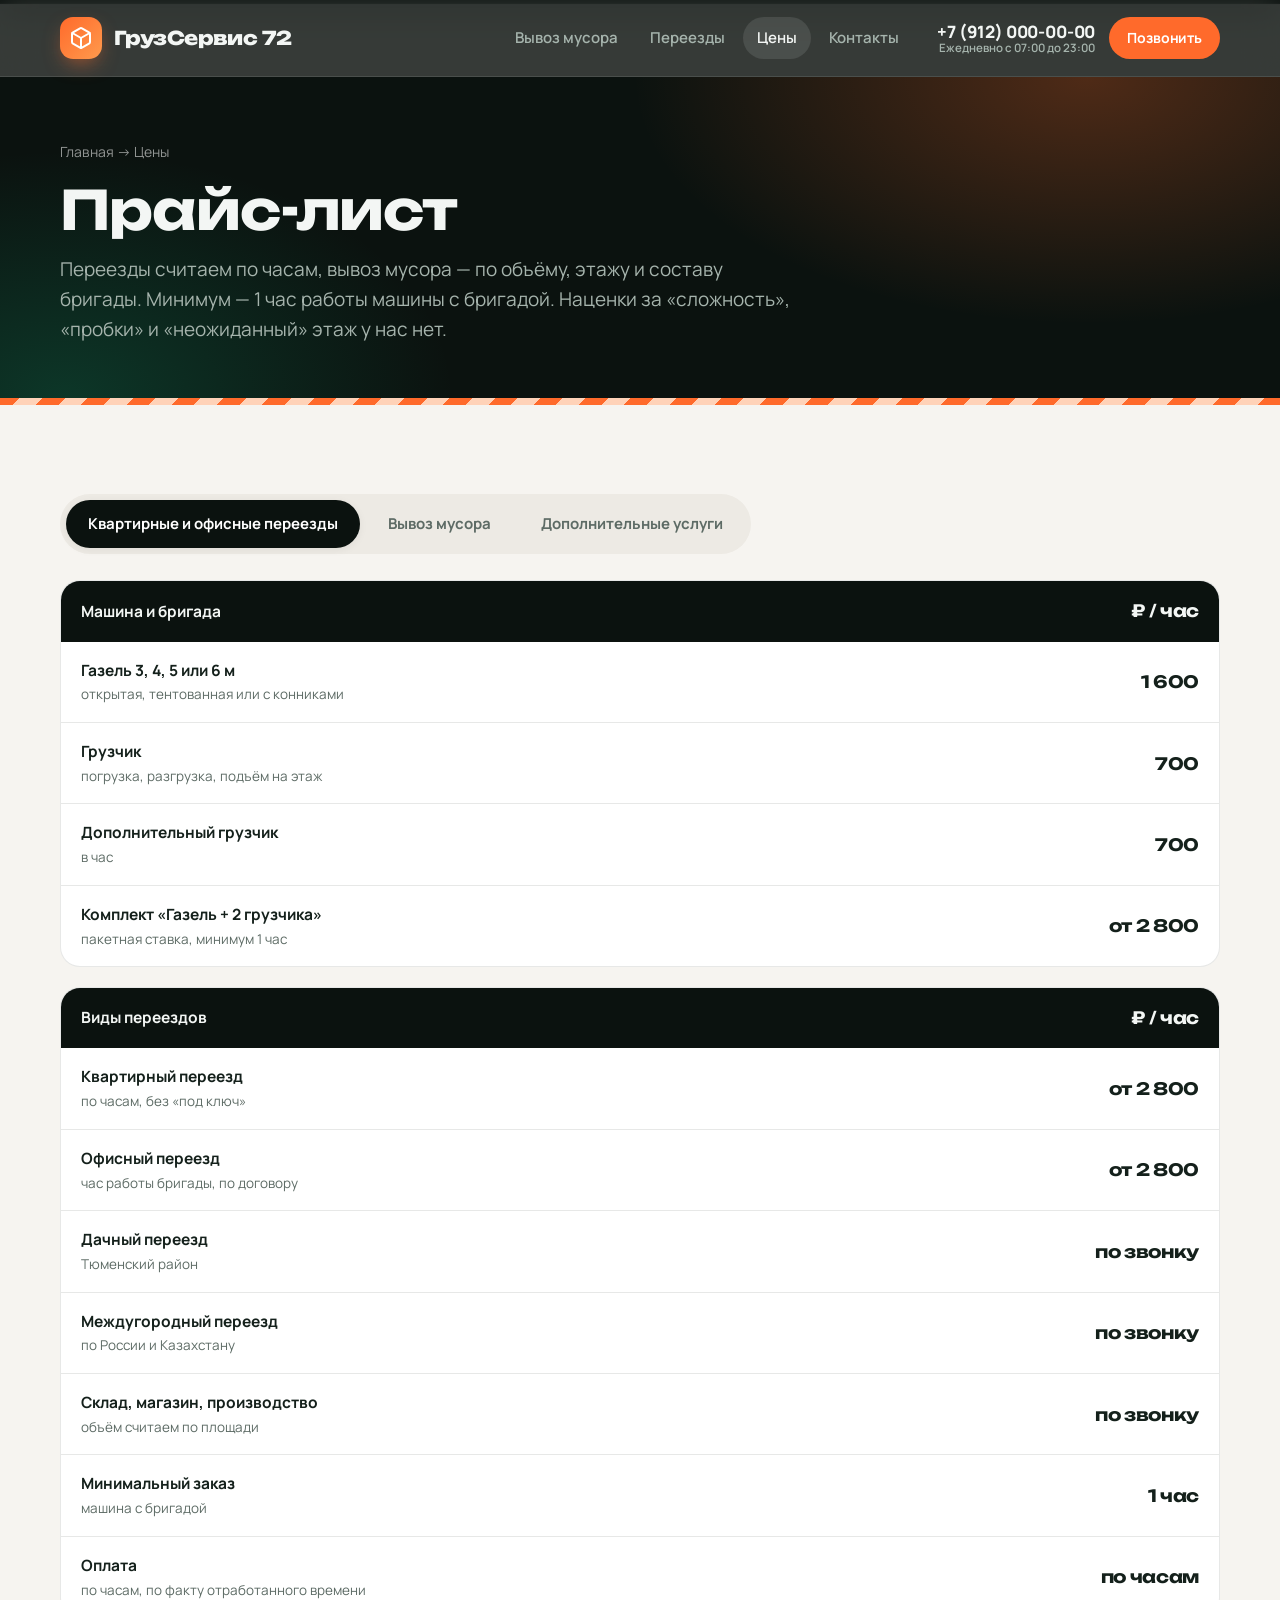
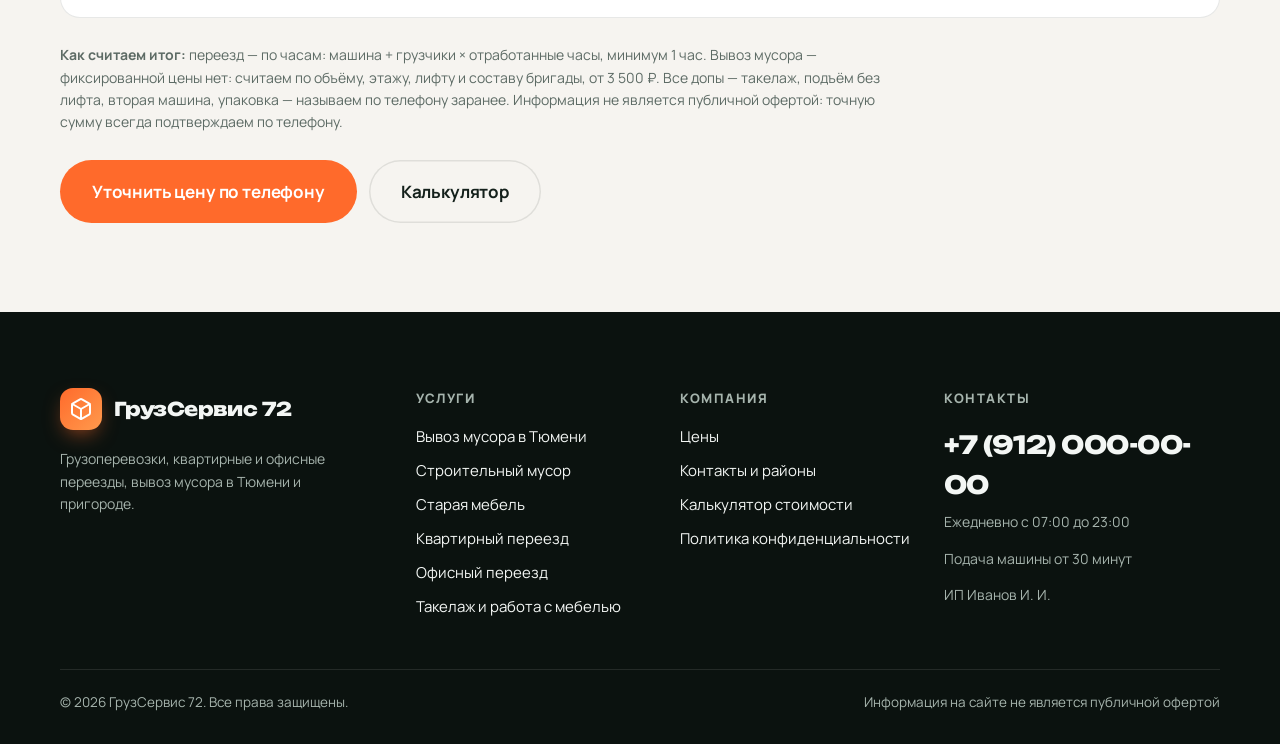
<file: ceny.html>
<!DOCTYPE html>
<html lang="ru">
<head>
<meta charset="utf-8">
<meta name="viewport" content="width=device-width, initial-scale=1">
<script>document.documentElement.classList.add('js')</script>
<title>Цены на переезд и вывоз мусора в Тюмени — прайс-лист | ГрузСервис 72</title>
<meta name="description" content="Полный прайс-лист: квартирный и офисный переезд, Газель с грузчиками, вывоз бытового и строительного мусора, такелаж, упаковка. Переезды от 2 800 ₽/час, вывоз мусора от 3 500 ₽. Тюмень.">
<meta name="keywords" content="цены на переезд Тюмень, прайс грузчиков Тюмень, стоимость вывоза мусора Тюмень, Газель цена за час Тюмень">
<link rel="canonical" href="https://andreyka-batareyka.github.io/gruzservice72/ceny.html">
<meta property="og:type" content="website">
<meta property="og:locale" content="ru_RU">
<meta property="og:title" content="Цены на переезд и вывоз мусора в Тюмени">
<meta property="og:description" content="Полный прайс-лист без скрытых доплат. Переезды от 2 800 ₽/час (Газель + 2 грузчика), вывоз мусора от 3 500 ₽.">
<meta property="og:url" content="https://andreyka-batareyka.github.io/gruzservice72/ceny.html">
<meta property="og:image" content="https://andreyka-batareyka.github.io/gruzservice72/assets/img/og-image.svg">
<meta name="theme-color" content="#0B120F">
<link rel="icon" href="assets/img/favicon.svg" type="image/svg+xml">
<link rel="preconnect" href="https://fonts.googleapis.com">
<link rel="preconnect" href="https://fonts.gstatic.com" crossorigin>
<link href="https://fonts.googleapis.com/css2?family=Manrope:wght@400;500;600;700;800&family=Unbounded:wght@600;700;800&display=swap" rel="stylesheet">
<link rel="stylesheet" href="assets/css/style.css">
</head>
<body>

<header class="hdr">
  <div class="wrap hdr__in">
    <a href="index.html" class="brand" aria-label="ГрузСервис 72 — на главную">
      <span class="brand__mark" aria-hidden="true"><svg viewBox="0 0 24 24" fill="none" stroke="#fff" stroke-width="2" stroke-linecap="round" stroke-linejoin="round"><path d="M21 8v8a2 2 0 0 1-1 1.73l-7 4a2 2 0 0 1-2 0l-7-4A2 2 0 0 1 3 16V8a2 2 0 0 1 1-1.73l7-4a2 2 0 0 1 2 0l7 4A2 2 0 0 1 21 8z"/><path d="M3.3 7 12 12l8.7-5M12 22V12"/></svg></span>
      <span class="brand__name" data-brand>ГрузСервис 72<small>Тюмень</small></span>
    </a>
    <nav class="nav" aria-label="Основное меню">
      <a class="nav__link" href="vyvoz-musora.html">Вывоз мусора</a>
      <a class="nav__link" href="pereezd.html">Переезды</a>
      <a class="nav__link is-active" href="ceny.html">Цены</a>
      <a class="nav__link" href="kontakty.html">Контакты</a>
    </nav>
    <div class="hdr__right">
      <a class="hdr__phone" href="tel:+79120000000" data-phone-href><b data-phone>+7 (912) 000-00-00</b><span data-hours>Ежедневно с 07:00 до 23:00</span></a>
      <a class="btn btn--sm" href="tel:+79120000000" data-phone-href>Позвонить</a>
      <button class="burger" aria-label="Меню" aria-expanded="false"><span></span><span></span><span></span></button>
    </div>
  </div>
</header>

<nav class="mobile-menu" aria-label="Мобильное меню">
  <a href="vyvoz-musora.html">Вывоз мусора</a>
  <a href="pereezd.html">Квартирные и офисные переезды</a>
  <a href="ceny.html">Цены</a>
  <a href="kontakty.html">Контакты и районы</a>
  <a class="btn" href="tel:+79120000000" data-phone-href>Позвонить</a>
</nav>

<section class="pagetitle">
  <div class="wrap">
    <nav class="crumbs" style="color:rgba(255,255,255,.55)"><a href="index.html" style="color:rgba(255,255,255,.55)">Главная</a> → Цены</nav>
    <h1>Прайс-лист</h1>
    <p class="lead">Переезды считаем по часам, вывоз мусора — по объёму, этажу и составу бригады. Минимум — 1 час работы машины с бригадой. Наценки за «сложность», «пробки» и «неожиданный» этаж у нас нет.</p>
  </div>
</section>

<div class="stripes stripes--thin"></div>

<section class="sec">
  <div class="wrap">
    <div data-tabgroup>
      <div class="tabswitch">
        <button type="button" class="is-active" data-tab="c1">Квартирные и офисные переезды</button>
        <button type="button" data-tab="c2">Вывоз мусора</button>
        <button type="button" data-tab="c3">Дополнительные услуги</button>
      </div>

      <!-- Переезды -->
      <div data-tabpanel="c1">
        <div class="ptable">
          <div class="ptable__row ptable__row--head"><b>Машина и бригада</b><span class="ptable__price">₽ / час</span></div>
          <div class="ptable__row"><div><b>Газель 3, 4, 5 или 6 м</b><small>открытая, тентованная или с конниками</small></div><span class="ptable__price">1 600</span></div>
          <div class="ptable__row"><div><b>Грузчик</b><small>погрузка, разгрузка, подъём на этаж</small></div><span class="ptable__price">700</span></div>
          <div class="ptable__row"><div><b>Дополнительный грузчик</b><small>в час</small></div><span class="ptable__price">700</span></div>
          <div class="ptable__row"><div><b>Комплект «Газель + 2 грузчика»</b><small>пакетная ставка, минимум 1 час</small></div><span class="ptable__price">от 2 800</span></div>
        </div>

        <div class="ptable" style="margin-top:20px">
          <div class="ptable__row ptable__row--head"><b>Виды переездов</b><span class="ptable__price">₽ / час</span></div>
          <div class="ptable__row"><div><b>Квартирный переезд</b><small>по часам, без «под ключ»</small></div><span class="ptable__price">от 2 800</span></div>
          <div class="ptable__row"><div><b>Офисный переезд</b><small>час работы бригады, по договору</small></div><span class="ptable__price">от 2 800</span></div>
          <div class="ptable__row"><div><b>Дачный переезд</b><small>Тюменский район</small></div><span class="ptable__price">по звонку</span></div>
          <div class="ptable__row"><div><b>Междугородный переезд</b><small>по России и Казахстану</small></div><span class="ptable__price">по звонку</span></div>
          <div class="ptable__row"><div><b>Склад, магазин, производство</b><small>объём считаем по площади</small></div><span class="ptable__price">по звонку</span></div>
          <div class="ptable__row"><div><b>Минимальный заказ</b><small>машина с бригадой</small></div><span class="ptable__price">1 час</span></div>
          <div class="ptable__row"><div><b>Оплата</b><small>по часам, по факту отработанного времени</small></div><span class="ptable__price">по часам</span></div>
        </div>
      </div>

      <!-- Вывоз мусора -->
      <div data-tabpanel="c2" hidden>
        <div class="ptable">
          <div class="ptable__row ptable__row--head"><b>Вывоз мусора: как считаем</b><span class="ptable__price">₽</span></div>
          <div class="ptable__row"><div><b>Базовый вывоз</b><small>Газель, вынос с этажа, погрузка, полигон</small></div><span class="ptable__price">от 3 500</span></div>
          <div class="ptable__row"><div><b>Бытовой мусор</b><small>мешки, коробки, бумага</small></div><span class="ptable__price">по звонку</span></div>
          <div class="ptable__row"><div><b>Строительный мусор</b><small>по объёму и весу</small></div><span class="ptable__price">по звонку</span></div>
          <div class="ptable__row"><div><b>Старая мебель</b><small>диван, шкаф, кровать</small></div><span class="ptable__price">по звонку</span></div>
          <div class="ptable__row"><div><b>Техника</b><small>холодильник, стиральная машина</small></div><span class="ptable__price">по звонку</span></div>
          <div class="ptable__row"><div><b>Металлолом</b><small>взвес на месте</small></div><span class="ptable__price">по звонку</span></div>
          <div class="ptable__row"><div><b>Садовый мусор</b><small>ветки, трава, земля</small></div><span class="ptable__price">по звонку</span></div>
          <div class="ptable__row"><div><b>Дополнительный грузчик</b><small>в час</small></div><span class="ptable__price">700</span></div>
          <div class="ptable__row"><div><b>Вторая машина или повторный рейс</b><small>когда объём не влез</small></div><span class="ptable__price">по звонку</span></div>
          <div class="ptable__row"><div><b>Подъём без лифта</b><small>за этаж, на каждую точку</small></div><span class="ptable__price">по звонку</span></div>
        </div>

        <div class="ptable" style="margin-top:20px">
          <div class="ptable__row ptable__row--head"><b>Вывоз мусора: что входит</b><span class="ptable__price">✓</span></div>
          <div class="ptable__row"><div><b>Вынос с этажа</b><small>до лифта включительно</small></div><span class="ptable__price">входит</span></div>
          <div class="ptable__row"><div><b>Погрузка в кузов</b><small>крепление ремнями</small></div><span class="ptable__price">входит</span></div>
          <div class="ptable__row"><div><b>Вывоз на полигон</b><small>Тюменский район</small></div><span class="ptable__price">входит</span></div>
          <div class="ptable__row"><div><b>Документы об утилизации</b><small>по запросу</small></div><span class="ptable__price">входит</span></div>
          <div class="ptable__row"><div><b>Уборка за собой</b><small>мешки и плёнку забираем</small></div><span class="ptable__price">входит</span></div>
          <div class="ptable__row"><div><b>Разбор мебели</b><small>сложные шкафы и кровати</small></div><span class="ptable__price">по звонку</span></div>
          <div class="ptable__row"><div><b>Демонтаж перегородок</b><small>с вывозом мусора</small></div><span class="ptable__price">по звонку</span></div>
          <div class="ptable__row"><div><b>Разбор металлоконструкций</b><small>с выносом, на металл</small></div><span class="ptable__price">по звонку</span></div>
          <div class="ptable__row"><div><b>Дополнительный грузчик</b><small>в час</small></div><span class="ptable__price">700</span></div>
          <div class="ptable__row"><div><b>Подъём без лифта</b><small>за этаж, на каждую точку</small></div><span class="ptable__price">по звонку</span></div>
        </div>
      </div>

      <!-- Допы -->
      <div data-tabpanel="c3" hidden>
        <div class="ptable">
          <div class="ptable__row ptable__row--head"><b>Дополнительные услуги</b><span class="ptable__price">₽</span></div>
          <div class="ptable__row"><div><b>Упаковка вещей</b><small>коробки, плёнка, скотч, маркировка</small></div><span class="ptable__price">от 700 / час</span></div>
          <div class="ptable__row"><div><b>Разборка и сборка мебели</b><small>те же грузчики, по часам</small></div><span class="ptable__price">от 700 / час</span></div>
          <div class="ptable__row"><div><b>Такелажные работы</b><small>пианино, сейф, станок, батарея</small></div><span class="ptable__price">по звонку</span></div>
          <div class="ptable__row"><div><b>Подъём без лифта</b><small>за этаж, на каждую точку</small></div><span class="ptable__price">по звонку</span></div>
          <div class="ptable__row"><div><b>Дополнительная машина</b><small>когда объём не влез</small></div><span class="ptable__price">по звонку</span></div>
          <div class="ptable__row"><div><b>Демонтаж техники</b><small>снятие с посадочного места</small></div><span class="ptable__price">по звонку</span></div>
          <div class="ptable__row"><div><b>Демонтаж перегородок</b><small>с вывозом мусора</small></div><span class="ptable__price">по звонку</span></div>
          <div class="ptable__row"><div><b>Разбор металлоконструкций</b><small>с выносом, на металл</small></div><span class="ptable__price">по звонку</span></div>
          <div class="ptable__row"><div><b>Дополнительный грузчик</b><small>в час</small></div><span class="ptable__price">700</span></div>
          <div class="ptable__row"><div><b>Складирование на объекте</b><small>по договорённости</small></div><span class="ptable__price">по звонку</span></div>
        </div>

        <div class="ptable" style="margin-top:20px">
          <div class="ptable__row ptable__row--head"><b>Скидки</b><span class="ptable__price">%</span></div>
          <div class="ptable__row"><div><b>Переезд + вывоз мусора</b><small>комплексный заказ одной бригадой</small></div><span class="ptable__price">−15%</span></div>
          <div class="ptable__row"><div><b>Длинный заказ</b><small>от 3 часов работы</small></div><span class="ptable__price">по звонку</span></div>
          <div class="ptable__row"><div><b>Повторный заказ</b><small>для постоянных клиентов</small></div><span class="ptable__price">по звонку</span></div>
          <div class="ptable__row"><div><b>Объёмный заказ</b><small>от 3 машин на одном объекте</small></div><span class="ptable__price">по звонку</span></div>
        </div>
      </div>

      <div class="note" style="margin-top:26px;max-width:820px">
        <b>Как считаем итог:</b> переезд — по часам: машина + грузчики × отработанные часы, минимум 1 час. Вывоз мусора — фиксированной цены нет: считаем по объёму, этажу, лифту и составу бригады, от 3 500 ₽. Все допы — такелаж, подъём без лифта, вторая машина, упаковка — называем по телефону заранее. Информация не является публичной офертой: точную сумму всегда подтверждаем по телефону.
      </div>

      <div class="btn-row" style="margin-top:26px">
        <a class="btn btn--lg" href="tel:+79120000000" data-phone-href>Уточнить цену по телефону</a>
        <a class="btn btn--lg btn--ghost" href="index.html#calc">Калькулятор</a>
      </div>
    </div>
  </div>
</section>

<footer class="ftr">
  <div class="wrap">
    <div class="ftr__cols">
      <div class="ftr__col">
        <a href="index.html" class="brand" style="margin-bottom:18px">
          <span class="brand__mark" aria-hidden="true"><svg viewBox="0 0 24 24" fill="none" stroke="#fff" stroke-width="2" stroke-linecap="round" stroke-linejoin="round"><path d="M21 8v8a2 2 0 0 1-1 1.73l-7 4a2 2 0 0 1-2 0l-7-4A2 2 0 0 1 3 16V8a2 2 0 0 1 1-1.73l7-4a2 2 0 0 1 2 0l7 4A2 2 0 0 1 21 8z"/><path d="M3.3 7 12 12l8.7-5M12 22V12"/></svg></span>
          <span class="brand__name" data-brand>ГрузСервис 72<small>Тюмень</small></span>
        </a>
        <p class="ftr__muted" style="max-width:34ch">Грузоперевозки, квартирные и офисные переезды, вывоз мусора в Тюмени и пригороде.</p>
      </div>
      <div class="ftr__col"><b>Услуги</b><ul>
        <li><a href="vyvoz-musora.html">Вывоз мусора в Тюмени</a></li>
        <li><a href="vyvoz-musora.html#stroitelnyy">Строительный мусор</a></li>
        <li><a href="vyvoz-musora.html#mebel">Старая мебель</a></li>
        <li><a href="pereezd.html">Квартирный переезд</a></li>
        <li><a href="pereezd.html#ofis">Офисный переезд</a></li>
        <li><a href="pereezd.html#gruzchiki">Такелаж и работа с мебелью</a></li>
      </ul></div>
      <div class="ftr__col"><b>Компания</b><ul>
        <li><a href="ceny.html">Цены</a></li>
        <li><a href="kontakty.html">Контакты и районы</a></li>
        <li><a href="index.html#calc">Калькулятор стоимости</a></li>
        <li><a href="privacy.html">Политика конфиденциальности</a></li>
      </ul></div>
      <div class="ftr__col"><b>Контакты</b>
        <a class="ftr__phone" href="tel:+79120000000" data-phone-href data-phone>+7 (912) 000-00-00</a>
        <p class="ftr__muted" data-hours>Ежедневно с 07:00 до 23:00</p>
        <p class="ftr__muted">Подача машины от 30 минут</p>
        <p class="ftr__muted" data-legal>ИП Иванов И. И.</p>
      </div>
    </div>
    <div class="ftr__bottom">
      <span>© <span data-year>2026</span> <span data-brand>ГрузСервис 72</span>. Все права защищены.</span>
      <span>Информация на сайте не является публичной офертой</span>
    </div>
  </div>
</footer>

<div class="mbar">
  <a class="btn" href="tel:+79120000000" data-phone-href><svg viewBox="0 0 24 24" fill="none" stroke="currentColor" stroke-width="2" stroke-linecap="round" stroke-linejoin="round"><path d="M22 16.92v3a2 2 0 0 1-2.18 2 19.79 19.79 0 0 1-8.63-3.07 19.5 19.5 0 0 1-6-6A19.79 19.79 0 0 1 2.12 4.18 2 2 0 0 1 4.11 2h3a2 2 0 0 1 2 1.72c.13.96.36 1.9.7 2.81a2 2 0 0 1-.45 2.11L8.09 9.91a16 16 0 0 0 6 6l1.27-1.27a2 2 0 0 1 2.11-.45c.9.34 1.85.57 2.81.7A2 2 0 0 1 22 16.92z"/></svg>Позвонить</a>
  <a class="btn btn--ghost" href="index.html#calc">Калькулятор</a>
</div>

<script src="assets/js/site-config.js"></script>
<script src="assets/js/app.js"></script>
</body>
</html>
</file>
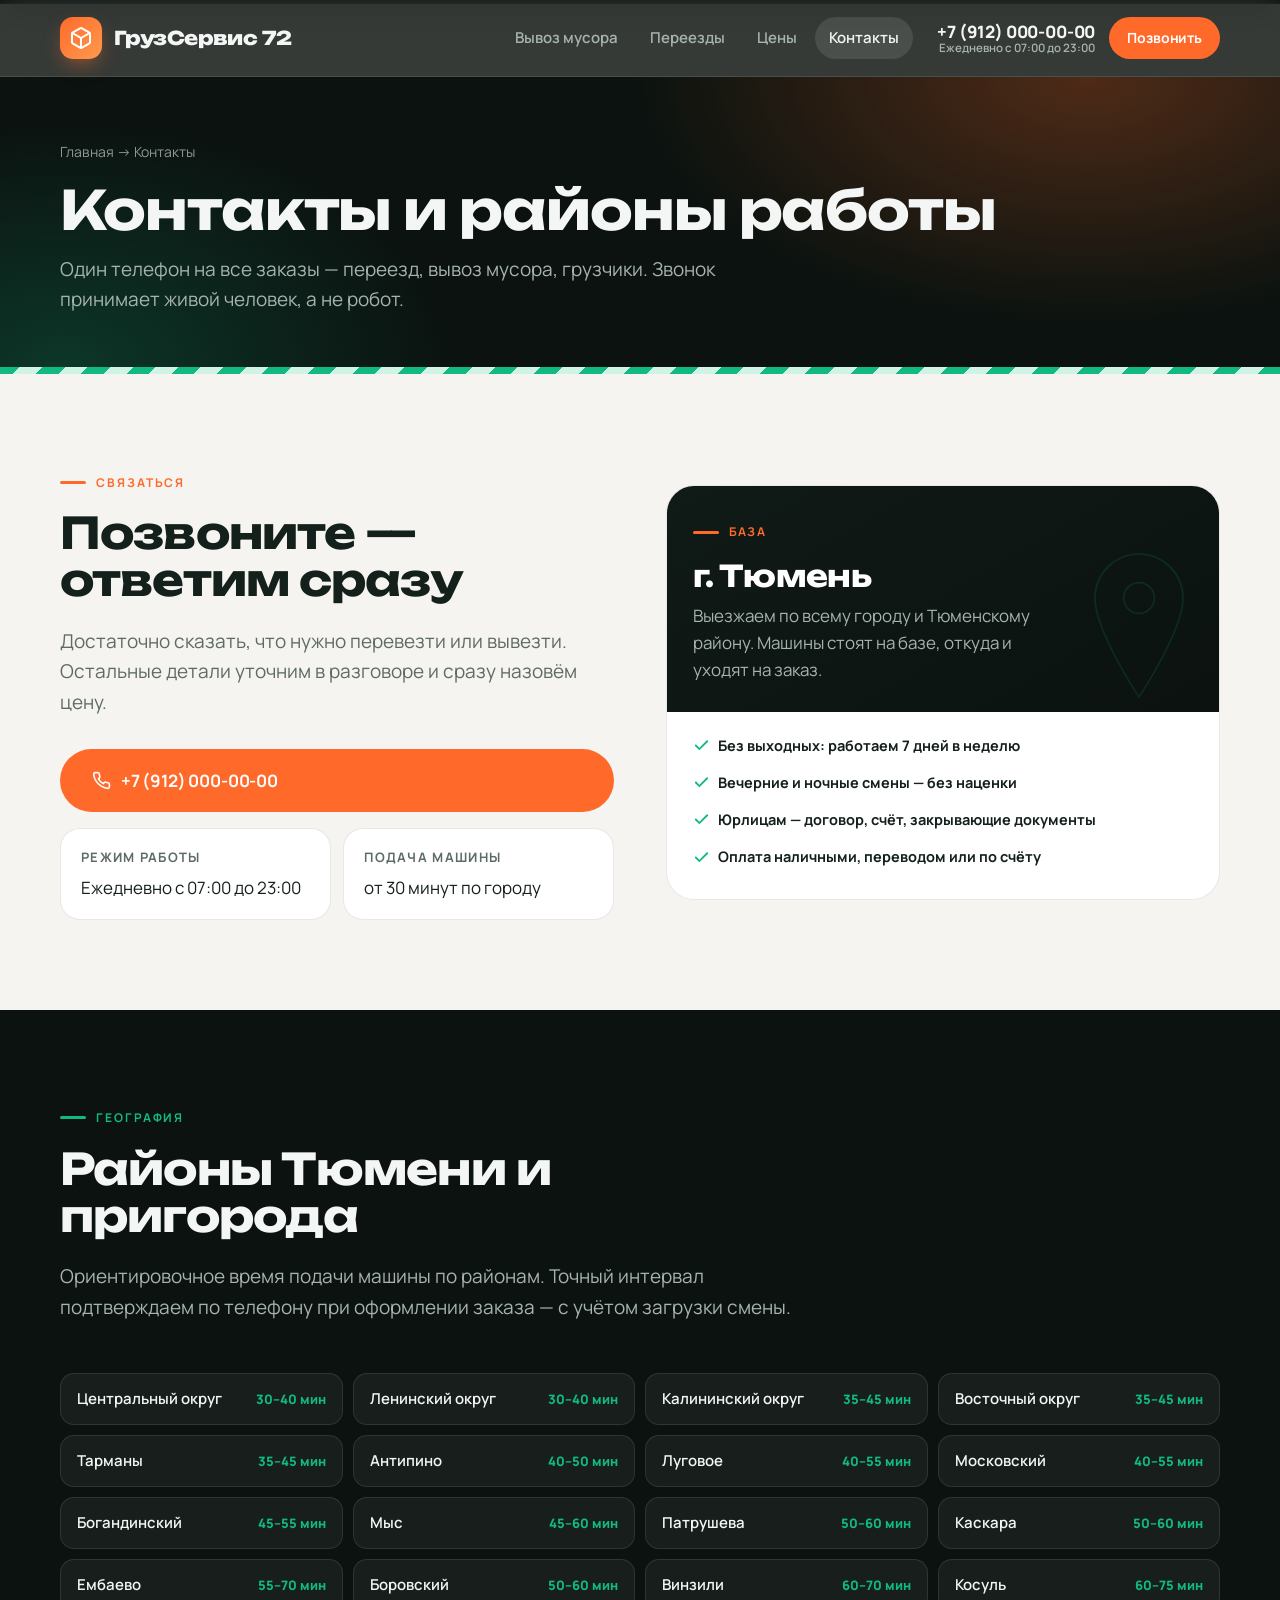
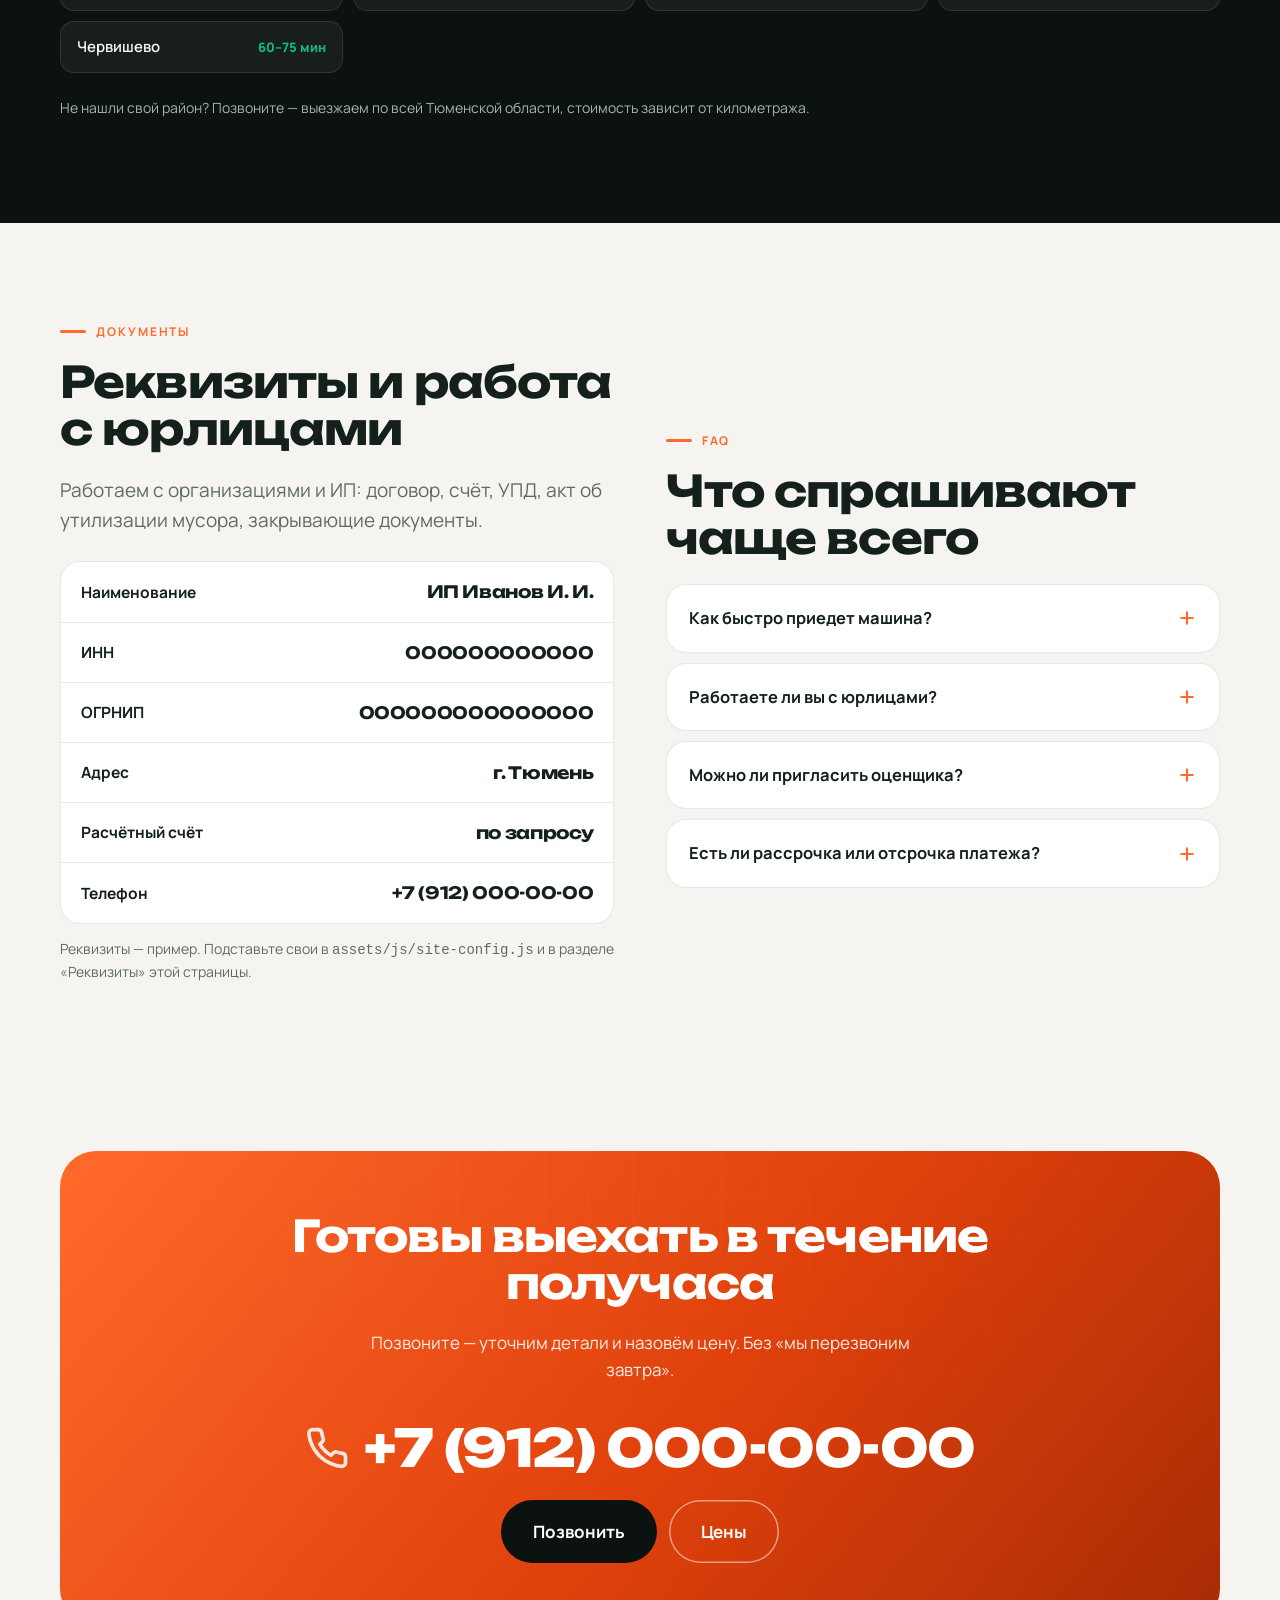
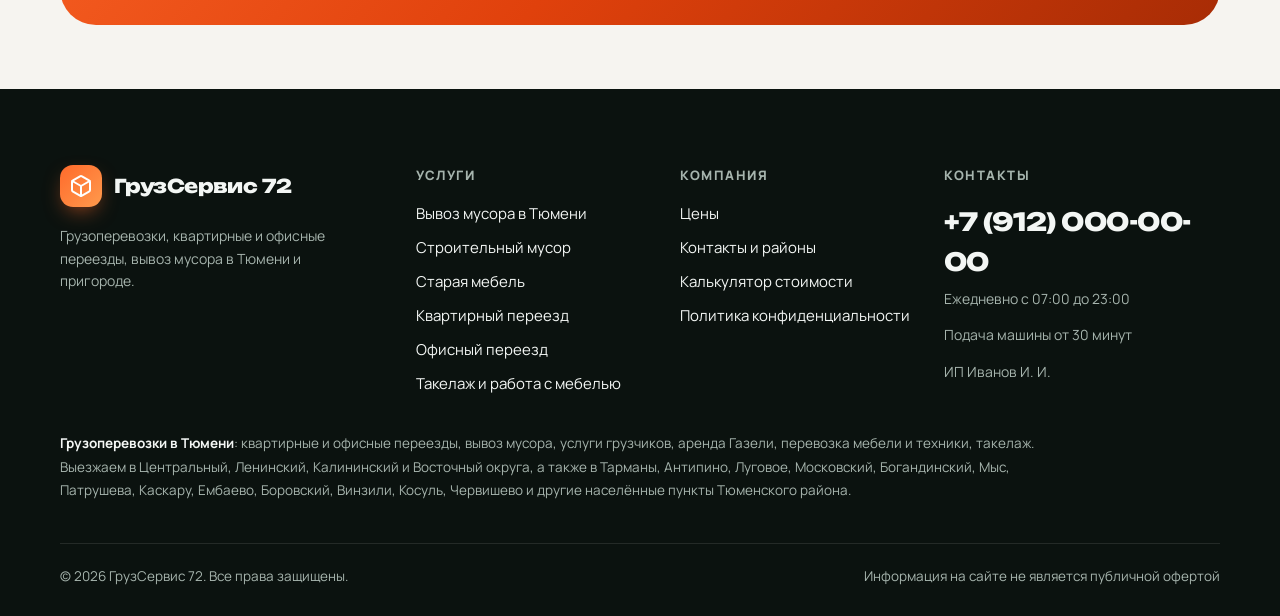
<file: kontakty.html>
<!DOCTYPE html>
<html lang="ru">
<head>
<meta charset="utf-8">
<meta name="viewport" content="width=device-width, initial-scale=1">
<script>document.documentElement.classList.add('js')</script>
<title>Контакты — ГрузСервис 72 | Грузоперевозки и вывоз мусора в Тюмени</title>
<meta name="description" content="Контакты: +7 (912) 000-00-00. Работаем по Тюмени и Тюменскому району, список районов со временем подачи машины. Ежедневно с 07:00 до 23:00.">
<meta name="keywords" content="грузоперевозки Тюмень контакты, вывоз мусора Тюмень район, грузчики Тюмень адрес, переезд Тюмень телефон">
<link rel="canonical" href="https://andreyka-batareyka.github.io/gruzservice72/kontakty.html">
<meta property="og:type" content="website">
<meta property="og:locale" content="ru_RU">
<meta property="og:title" content="Контакты — ГрузСервис 72, Тюмень">
<meta property="og:description" content="Телефон, районы обслуживания и время подачи машины. Ежедневно с 07:00 до 23:00.">
<meta property="og:url" content="https://andreyka-batareyka.github.io/gruzservice72/kontakty.html">
<meta property="og:image" content="https://andreyka-batareyka.github.io/gruzservice72/assets/img/og-image.svg">
<meta name="theme-color" content="#0B120F">
<link rel="icon" href="assets/img/favicon.svg" type="image/svg+xml">
<link rel="preconnect" href="https://fonts.googleapis.com">
<link rel="preconnect" href="https://fonts.gstatic.com" crossorigin>
<link href="https://fonts.googleapis.com/css2?family=Manrope:wght@400;500;600;700;800&family=Unbounded:wght@600;700;800&display=swap" rel="stylesheet">
<link rel="stylesheet" href="assets/css/style.css">
<script type="application/ld+json">
{
  "@context": "https://schema.org",
  "@type": "LocalBusiness",
  "name": "ГрузСервис 72",
  "telephone": "+7 (912) 000-00-00",
  "url": "https://andreyka-batareyka.github.io/gruzservice72/",
  "address": { "@type": "PostalAddress", "addressLocality": "Тюмень", "addressRegion": "Тюменская область", "addressCountry": "RU" },
  "openingHours": "Mo-Su 07:00-23:00",
  "geo": { "@type": "GeoCoordinates", "latitude": "55.1644", "longitude": "65.5276" }
}
</script>
</head>
<body>

<header class="hdr">
  <div class="wrap hdr__in">
    <a href="index.html" class="brand" aria-label="ГрузСервис 72 — на главную">
      <span class="brand__mark" aria-hidden="true"><svg viewBox="0 0 24 24" fill="none" stroke="#fff" stroke-width="2" stroke-linecap="round" stroke-linejoin="round"><path d="M21 8v8a2 2 0 0 1-1 1.73l-7 4a2 2 0 0 1-2 0l-7-4A2 2 0 0 1 3 16V8a2 2 0 0 1 1-1.73l7-4a2 2 0 0 1 2 0l7 4A2 2 0 0 1 21 8z"/><path d="M3.3 7 12 12l8.7-5M12 22V12"/></svg></span>
      <span class="brand__name" data-brand>ГрузСервис 72<small>Тюмень</small></span>
    </a>
    <nav class="nav" aria-label="Основное меню">
      <a class="nav__link" href="vyvoz-musora.html">Вывоз мусора</a>
      <a class="nav__link" href="pereezd.html">Переезды</a>
      <a class="nav__link" href="ceny.html">Цены</a>
      <a class="nav__link is-active" href="kontakty.html">Контакты</a>
    </nav>
    <div class="hdr__right">
      <a class="hdr__phone" href="tel:+79120000000" data-phone-href><b data-phone>+7 (912) 000-00-00</b><span data-hours>Ежедневно с 07:00 до 23:00</span></a>
      <a class="btn btn--sm" href="tel:+79120000000" data-phone-href>Позвонить</a>
      <button class="burger" aria-label="Меню" aria-expanded="false"><span></span><span></span><span></span></button>
    </div>
  </div>
</header>

<nav class="mobile-menu" aria-label="Мобильное меню">
  <a href="vyvoz-musora.html">Вывоз мусора</a>
  <a href="pereezd.html">Квартирные и офисные переезды</a>
  <a href="ceny.html">Цены</a>
  <a href="kontakty.html">Контакты и районы</a>
  <a class="btn" href="tel:+79120000000" data-phone-href>Позвонить</a>
</nav>

<section class="pagetitle">
  <div class="wrap">
    <nav class="crumbs" style="color:rgba(255,255,255,.55)"><a href="index.html" style="color:rgba(255,255,255,.55)">Главная</a> → Контакты</nav>
    <h1>Контакты и районы работы</h1>
    <p class="lead">Один телефон на все заказы — переезд, вывоз мусора, грузчики. Звонок принимает живой человек, а не робот.</p>
  </div>
</section>

<div class="stripes stripes--green stripes--thin"></div>

<section class="sec">
  <div class="wrap">
    <div class="split">
      <div class="reveal">
        <span class="eyebrow">Связаться</span>
        <h2>Позвоните — ответим сразу</h2>
        <p class="lead">Достаточно сказать, что нужно перевезти или вывезти. Остальные детали уточним в разговоре и сразу назовём цену.</p>

        <div style="margin-top:32px;display:grid;gap:16px">
          <a class="btn btn--lg" href="tel:+79120000000" data-phone-href style="justify-content:flex-start">
            <svg viewBox="0 0 24 24" fill="none" stroke="currentColor" stroke-width="2" stroke-linecap="round" stroke-linejoin="round"><path d="M22 16.92v3a2 2 0 0 1-2.18 2 19.79 19.79 0 0 1-8.63-3.07 19.5 19.5 0 0 1-6-6A19.79 19.79 0 0 1 2.12 4.18 2 2 0 0 1 4.11 2h3a2 2 0 0 1 2 1.72c.13.96.36 1.9.7 2.81a2 2 0 0 1-.45 2.11L8.09 9.91a16 16 0 0 0 6 6l1.27-1.27a2 2 0 0 1 2.11-.45c.9.34 1.85.57 2.81.7A2 2 0 0 1 22 16.92z"/></svg>
            <span data-phone>+7 (912) 000-00-00</span>
          </a>
          <div class="grid g2" style="gap:12px">
            <div style="background:var(--paper-2);border:1px solid var(--line);border-radius:var(--r-md);padding:18px 20px">
              <b style="display:block;font-size:13px;letter-spacing:.1em;text-transform:uppercase;color:var(--muted);margin-bottom:6px">Режим работы</b>
              <span data-hours>Ежедневно с 07:00 до 23:00</span>
            </div>
            <div style="background:var(--paper-2);border:1px solid var(--line);border-radius:var(--r-md);padding:18px 20px">
              <b style="display:block;font-size:13px;letter-spacing:.1em;text-transform:uppercase;color:var(--muted);margin-bottom:6px">Подача машины</b>
              <span>от 30 минут по городу</span>
            </div>
          </div>
          <div data-social-block style="display:flex;gap:10px;flex-wrap:wrap">
            <a class="btn btn--ghost" data-telegram href="#" aria-label="Telegram">
              <svg viewBox="0 0 24 24" fill="none" stroke="currentColor" stroke-width="2" stroke-linecap="round" stroke-linejoin="round"><path d="M22 3 2 10.5l5.5 2L18 7l-8 8 2 5 3.5-4 4.5 3z"/></svg>Telegram
            </a>
            <a class="btn btn--ghost" data-whatsapp href="#" aria-label="WhatsApp">
              <svg viewBox="0 0 24 24" fill="none" stroke="currentColor" stroke-width="2" stroke-linecap="round" stroke-linejoin="round"><path d="M21 11.5a8.4 8.4 0 0 1-12.6 7.3L3 20.5l1.8-5.1A8.4 8.4 0 1 1 21 11.5z"/><path d="M8.5 9.5c.5 2 2.5 4 4.5 4.5l1-1.5 2 .8c-.4 1.2-1.6 1.8-2.8 1.5-2.8-.7-5-2.9-5.7-5.7-.3-1.2.3-2.4 1.5-2.8l.8 2z"/></svg>WhatsApp
            </a>
          </div>
        </div>
      </div>

      <div class="reveal">
        <div style="border-radius:var(--r-lg);overflow:hidden;border:1px solid var(--line);background:var(--paper-2)">
          <div style="background:linear-gradient(150deg,#101A16,#0B120F);color:#fff;padding:28px 26px;position:relative;overflow:hidden">
            <svg viewBox="0 0 200 200" style="position:absolute;right:-30px;bottom:-40px;opacity:.14;width:220px" fill="none" stroke="#12B981" stroke-width="1.5" aria-hidden="true">
              <path d="M100 20c-22 0-40 18-40 40 0 30 40 90 40 90s40-60 40-90c0-22-18-40-40-40z"/><circle cx="100" cy="60" r="14"/>
            </svg>
            <div style="position:relative">
              <span class="eyebrow">База</span>
              <h3 style="font-size:30px;margin-bottom:10px">г. Тюмень</h3>
              <p style="color:var(--on-dark-muted);max-width:34ch;margin:0">Выезжаем по всему городу и Тюменскому району. Машины стоят на базе, откуда и уходят на заказ.</p>
            </div>
          </div>
          <div style="padding:22px 26px 26px">
            <div class="badge-check"><svg viewBox="0 0 24 24" fill="none" stroke="currentColor" stroke-width="2.6" stroke-linecap="round"><path d="M20 6 9 17l-5-5"/></svg>Без выходных: работаем 7 дней в неделю</div>
            <div class="badge-check" style="margin-top:10px"><svg viewBox="0 0 24 24" fill="none" stroke="currentColor" stroke-width="2.6" stroke-linecap="round"><path d="M20 6 9 17l-5-5"/></svg>Вечерние и ночные смены — без наценки</div>
            <div class="badge-check" style="margin-top:10px"><svg viewBox="0 0 24 24" fill="none" stroke="currentColor" stroke-width="2.6" stroke-linecap="round"><path d="M20 6 9 17l-5-5"/></svg>Юрлицам — договор, счёт, закрывающие документы</div>
            <div class="badge-check" style="margin-top:10px"><svg viewBox="0 0 24 24" fill="none" stroke="currentColor" stroke-width="2.6" stroke-linecap="round"><path d="M20 6 9 17l-5-5"/></svg>Оплата наличными, переводом или по счёту</div>
          </div>
        </div>
      </div>
    </div>
  </div>
</section>

<!-- Районы -->
<section class="sec sec--dark">
  <div class="wrap">
    <div class="head reveal">
      <span class="eyebrow">География</span>
      <h2>Районы Тюмени и пригорода</h2>
      <p class="lead">Ориентировочное время подачи машины по районам. Точный интервал подтверждаем по телефону при оформлении заказа — с учётом загрузки смены.</p>
    </div>
    <div class="districts reveal">
      <div class="district">Центральный округ <span>30–40 мин</span></div>
      <div class="district">Ленинский округ <span>30–40 мин</span></div>
      <div class="district">Калининский округ <span>35–45 мин</span></div>
      <div class="district">Восточный округ <span>35–45 мин</span></div>
      <div class="district">Тарманы <span>35–45 мин</span></div>
      <div class="district">Антипино <span>40–50 мин</span></div>
      <div class="district">Луговое <span>40–55 мин</span></div>
      <div class="district">Московский <span>40–55 мин</span></div>
      <div class="district">Богандинский <span>45–55 мин</span></div>
      <div class="district">Мыс <span>45–60 мин</span></div>
      <div class="district">Патрушева <span>50–60 мин</span></div>
      <div class="district">Каскара <span>50–60 мин</span></div>
      <div class="district">Ембаево <span>55–70 мин</span></div>
      <div class="district">Боровский <span>50–60 мин</span></div>
      <div class="district">Винзили <span>60–70 мин</span></div>
      <div class="district">Косуль <span>60–75 мин</span></div>
      <div class="district">Червишево <span>60–75 мин</span></div>
    </div>
    <p class="note" style="margin-top:24px;color:var(--on-dark-muted)">Не нашли свой район? Позвоните — выезжаем по всей Тюменской области, стоимость зависит от километража.</p>
  </div>
</section>

<!-- Реквизиты -->
<section class="sec" id="requisites">
  <div class="wrap">
    <div class="split">
      <div class="reveal">
        <span class="eyebrow">Документы</span>
        <h2>Реквизиты и работа с юрлицами</h2>
        <p class="lead">Работаем с организациями и ИП: договор, счёт, УПД, акт об утилизации мусора, закрывающие документы.</p>
        <div class="ptable" style="margin-top:26px">
          <div class="ptable__row"><div><b>Наименование</b></div><span class="ptable__price" data-legal>ИП Иванов И. И.</span></div>
          <div class="ptable__row"><div><b>ИНН</b></div><span class="ptable__price">000000000000</span></div>
          <div class="ptable__row"><div><b>ОГРНИП</b></div><span class="ptable__price">000000000000000</span></div>
          <div class="ptable__row"><div><b>Адрес</b></div><span class="ptable__price">г. Тюмень</span></div>
          <div class="ptable__row"><div><b>Расчётный счёт</b></div><span class="ptable__price">по запросу</span></div>
          <div class="ptable__row"><div><b>Телефон</b></div><span class="ptable__price" data-phone>+7 (912) 000-00-00</span></div>
        </div>
        <p class="note" style="margin-top:14px">Реквизиты — пример. Подставьте свои в <code>assets/js/site-config.js</code> и в разделе «Реквизиты» этой страницы.</p>
      </div>
      <div class="reveal">
        <span class="eyebrow">FAQ</span>
        <h2>Что спрашивают чаще всего</h2>
        <div class="faq" style="margin-top:20px">
          <div class="faq__item"><button class="faq__q" type="button">Как быстро приедет машина?<svg viewBox="0 0 24 24" fill="none" stroke="currentColor" stroke-width="2.4" stroke-linecap="round"><path d="M12 5v14M5 12h14"/></svg></button><div class="faq__a"><p>Подача машины — от 30 минут по Тюмени. Точное время назовём по телефону при оформлении заказа, с учётом загрузки смены.</p></div></div>
          <div class="faq__item"><button class="faq__q" type="button">Работаете ли вы с юрлицами?<svg viewBox="0 0 24 24" fill="none" stroke="currentColor" stroke-width="2.4" stroke-linecap="round"><path d="M12 5v14M5 12h14"/></svg></button><div class="faq__a"><p>Да, по договору и безналичному расчёту. Выдаём счёт, УПД и акты, в том числе акты об утилизации мусора.</p></div></div>
          <div class="faq__item"><button class="faq__q" type="button">Можно ли пригласить оценщика?<svg viewBox="0 0 24 24" fill="none" stroke="currentColor" stroke-width="2.4" stroke-linecap="round"><path d="M12 5v14M5 12h14"/></svg></button><div class="faq__a"><p>Да, при крупных заказах — переезд офиса, большой объём мусора, такелаж. Выезд и оценка бесплатные.</p></div></div>
          <div class="faq__item"><button class="faq__q" type="button">Есть ли рассрочка или отсрочка платежа?<svg viewBox="0 0 24 24" fill="none" stroke="currentColor" stroke-width="2.4" stroke-linecap="round"><path d="M12 5v14M5 12h14"/></svg></button><div class="faq__a"><p>Для юрлиц возможна отсрочка платежа — обсуждаем при оформлении договора.</p></div></div>
        </div>
      </div>
    </div>
  </div>
</section>

<section class="sec sec--tight">
  <div class="wrap">
    <div class="cta reveal">
      <div class="cta__in">
        <h2>Готовы выехать в течение получаса</h2>
        <p>Позвоните — уточним детали и назовём цену. Без «мы перезвоним завтра».</p>
        <a class="cta__phone" href="tel:+79120000000" data-phone-href><svg viewBox="0 0 24 24" fill="none" stroke="currentColor" stroke-width="2" stroke-linecap="round" stroke-linejoin="round"><path d="M22 16.92v3a2 2 0 0 1-2.18 2 19.79 19.79 0 0 1-8.63-3.07 19.5 19.5 0 0 1-6-6A19.79 19.79 0 0 1 2.12 4.18 2 2 0 0 1 4.11 2h3a2 2 0 0 1 2 1.72c.13.96.36 1.9.7 2.81a2 2 0 0 1-.45 2.11L8.09 9.91a16 16 0 0 0 6 6l1.27-1.27a2 2 0 0 1 2.11-.45c.9.34 1.85.57 2.81.7A2 2 0 0 1 22 16.92z"/></svg><span data-phone>+7 (912) 000-00-00</span></a>
        <div class="btn-row" style="justify-content:center">
          <a class="btn btn--lg btn--dark" href="tel:+79120000000" data-phone-href>Позвонить</a>
          <a class="btn btn--lg btn--ghost" href="ceny.html">Цены</a>
        </div>
      </div>
    </div>
  </div>
</section>

<footer class="ftr">
  <div class="wrap">
    <div class="ftr__cols">
      <div class="ftr__col">
        <a href="index.html" class="brand" style="margin-bottom:18px">
          <span class="brand__mark" aria-hidden="true"><svg viewBox="0 0 24 24" fill="none" stroke="#fff" stroke-width="2" stroke-linecap="round" stroke-linejoin="round"><path d="M21 8v8a2 2 0 0 1-1 1.73l-7 4a2 2 0 0 1-2 0l-7-4A2 2 0 0 1 3 16V8a2 2 0 0 1 1-1.73l7-4a2 2 0 0 1 2 0l7 4A2 2 0 0 1 21 8z"/><path d="M3.3 7 12 12l8.7-5M12 22V12"/></svg></span>
          <span class="brand__name" data-brand>ГрузСервис 72<small>Тюмень</small></span>
        </a>
        <p class="ftr__muted" style="max-width:34ch">Грузоперевозки, квартирные и офисные переезды, вывоз мусора в Тюмени и пригороде.</p>
      </div>
      <div class="ftr__col"><b>Услуги</b><ul>
        <li><a href="vyvoz-musora.html">Вывоз мусора в Тюмени</a></li>
        <li><a href="vyvoz-musora.html#stroitelnyy">Строительный мусор</a></li>
        <li><a href="vyvoz-musora.html#mebel">Старая мебель</a></li>
        <li><a href="pereezd.html">Квартирный переезд</a></li>
        <li><a href="pereezd.html#ofis">Офисный переезд</a></li>
        <li><a href="pereezd.html#gruzchiki">Такелаж и работа с мебелью</a></li>
      </ul></div>
      <div class="ftr__col"><b>Компания</b><ul>
        <li><a href="ceny.html">Цены</a></li>
        <li><a href="kontakty.html">Контакты и районы</a></li>
        <li><a href="index.html#calc">Калькулятор стоимости</a></li>
        <li><a href="privacy.html">Политика конфиденциальности</a></li>
      </ul></div>
      <div class="ftr__col"><b>Контакты</b>
        <a class="ftr__phone" href="tel:+79120000000" data-phone-href data-phone>+7 (912) 000-00-00</a>
        <p class="ftr__muted" data-hours>Ежедневно с 07:00 до 23:00</p>
        <p class="ftr__muted">Подача машины от 30 минут</p>
        <p class="ftr__muted" data-legal>ИП Иванов И. И.</p>
      </div>
    </div>
    <p class="seo-text"><b>Грузоперевозки в Тюмени</b>: квартирные и офисные переезды, вывоз мусора, услуги грузчиков, аренда Газели, перевозка мебели и техники, такелаж. Выезжаем в Центральный, Ленинский, Калининский и Восточный округа, а также в Тарманы, Антипино, Луговое, Московский, Богандинский, Мыс, Патрушева, Каскару, Ембаево, Боровский, Винзили, Косуль, Червишево и другие населённые пункты Тюменского района.</p>
    <div class="ftr__bottom">
      <span>© <span data-year>2026</span> <span data-brand>ГрузСервис 72</span>. Все права защищены.</span>
      <span>Информация на сайте не является публичной офертой</span>
    </div>
  </div>
</footer>

<div class="mbar">
  <a class="btn" href="tel:+79120000000" data-phone-href><svg viewBox="0 0 24 24" fill="none" stroke="currentColor" stroke-width="2" stroke-linecap="round" stroke-linejoin="round"><path d="M22 16.92v3a2 2 0 0 1-2.18 2 19.79 19.79 0 0 1-8.63-3.07 19.5 19.5 0 0 1-6-6A19.79 19.79 0 0 1 2.12 4.18 2 2 0 0 1 4.11 2h3a2 2 0 0 1 2 1.72c.13.96.36 1.9.7 2.81a2 2 0 0 1-.45 2.11L8.09 9.91a16 16 0 0 0 6 6l1.27-1.27a2 2 0 0 1 2.11-.45c.9.34 1.85.57 2.81.7A2 2 0 0 1 22 16.92z"/></svg>Позвонить</a>
  <a class="btn btn--ghost" href="index.html#calc">Калькулятор</a>
</div>

<script src="assets/js/site-config.js"></script>
<script src="assets/js/app.js"></script>
</body>
</html>
</file>
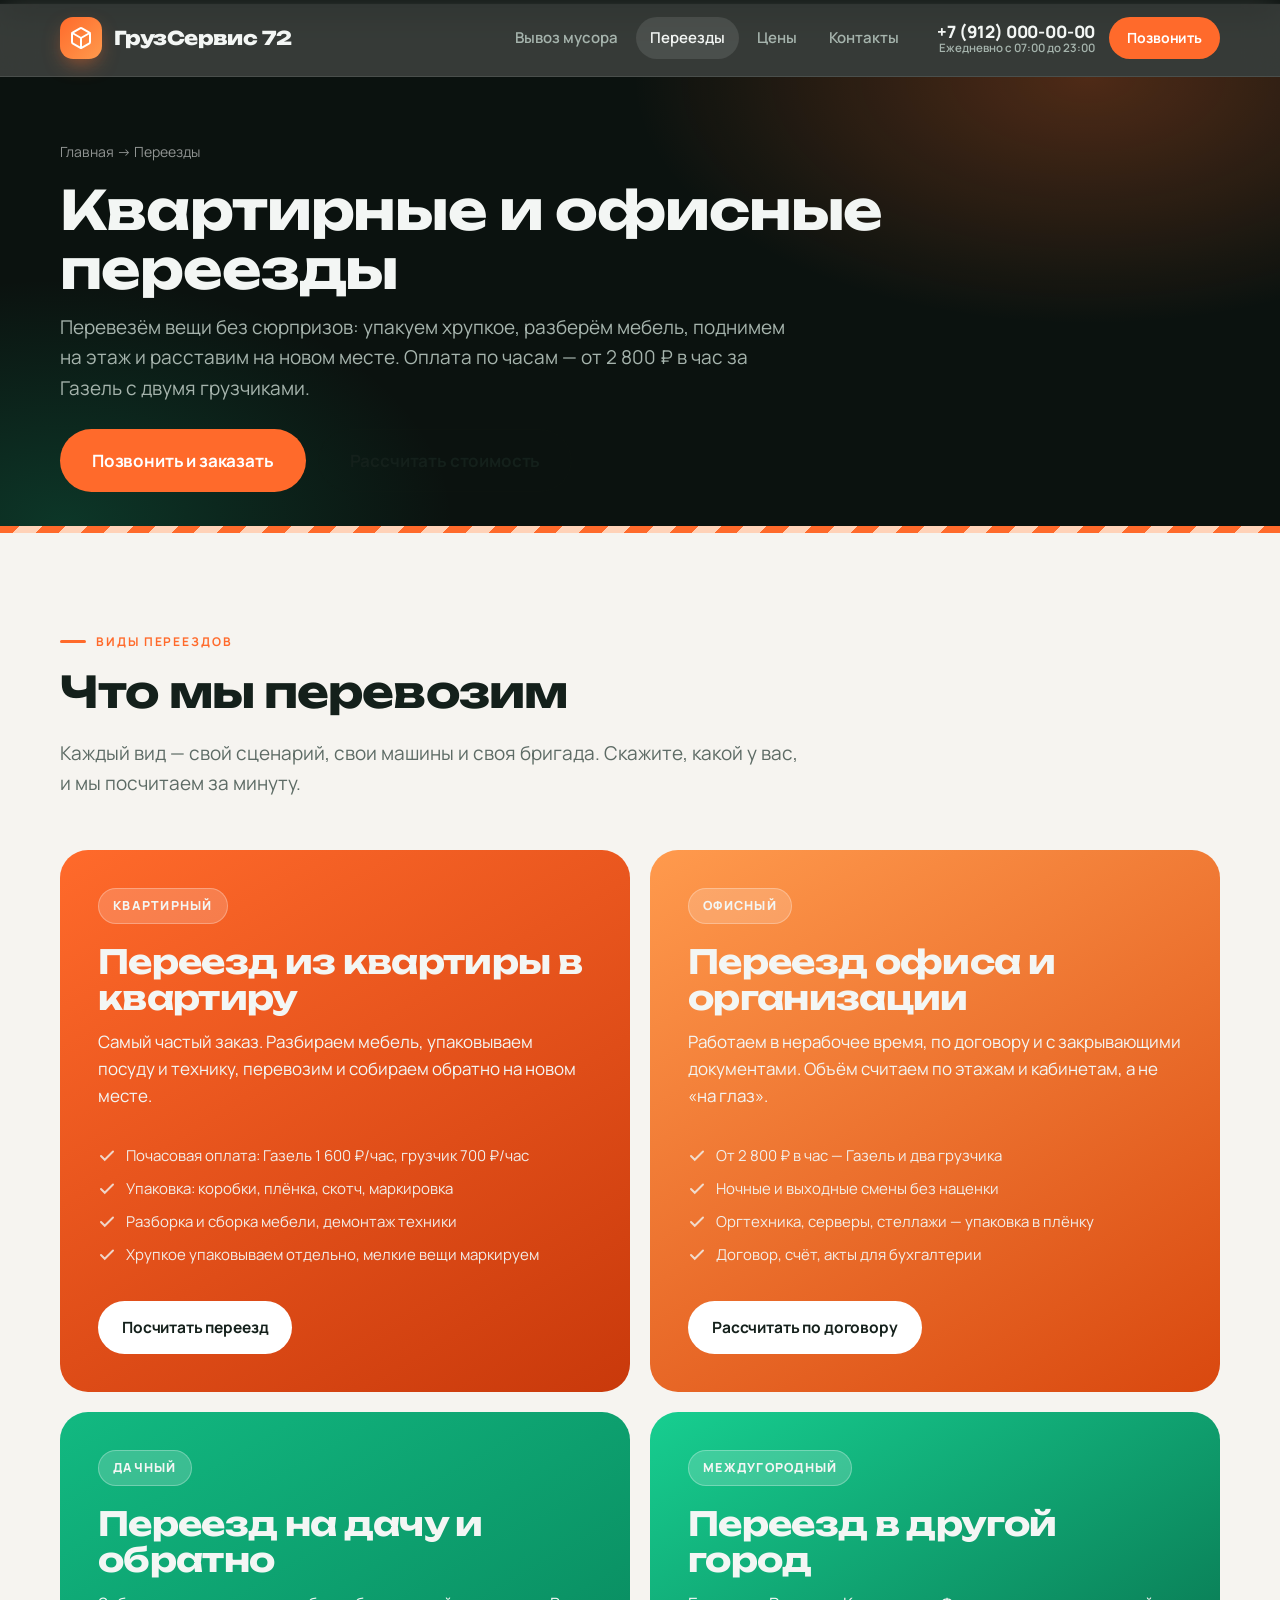
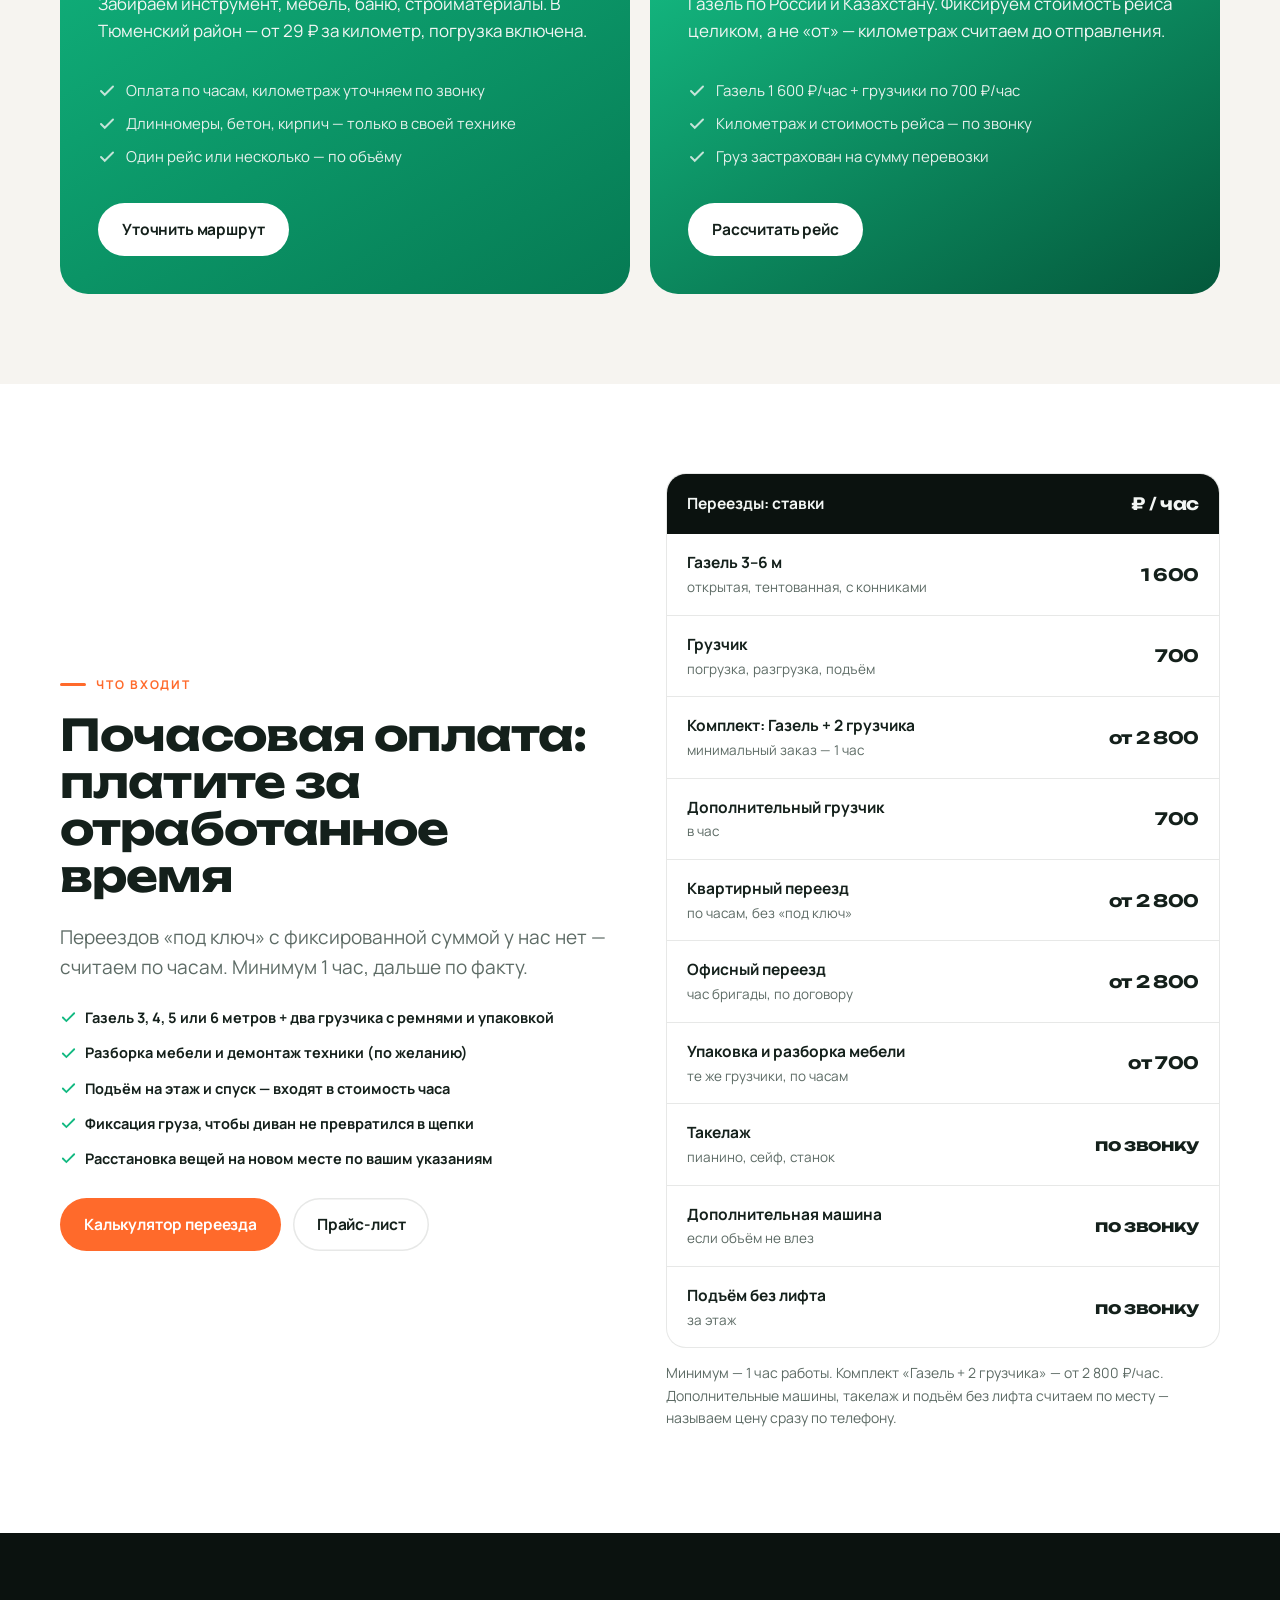
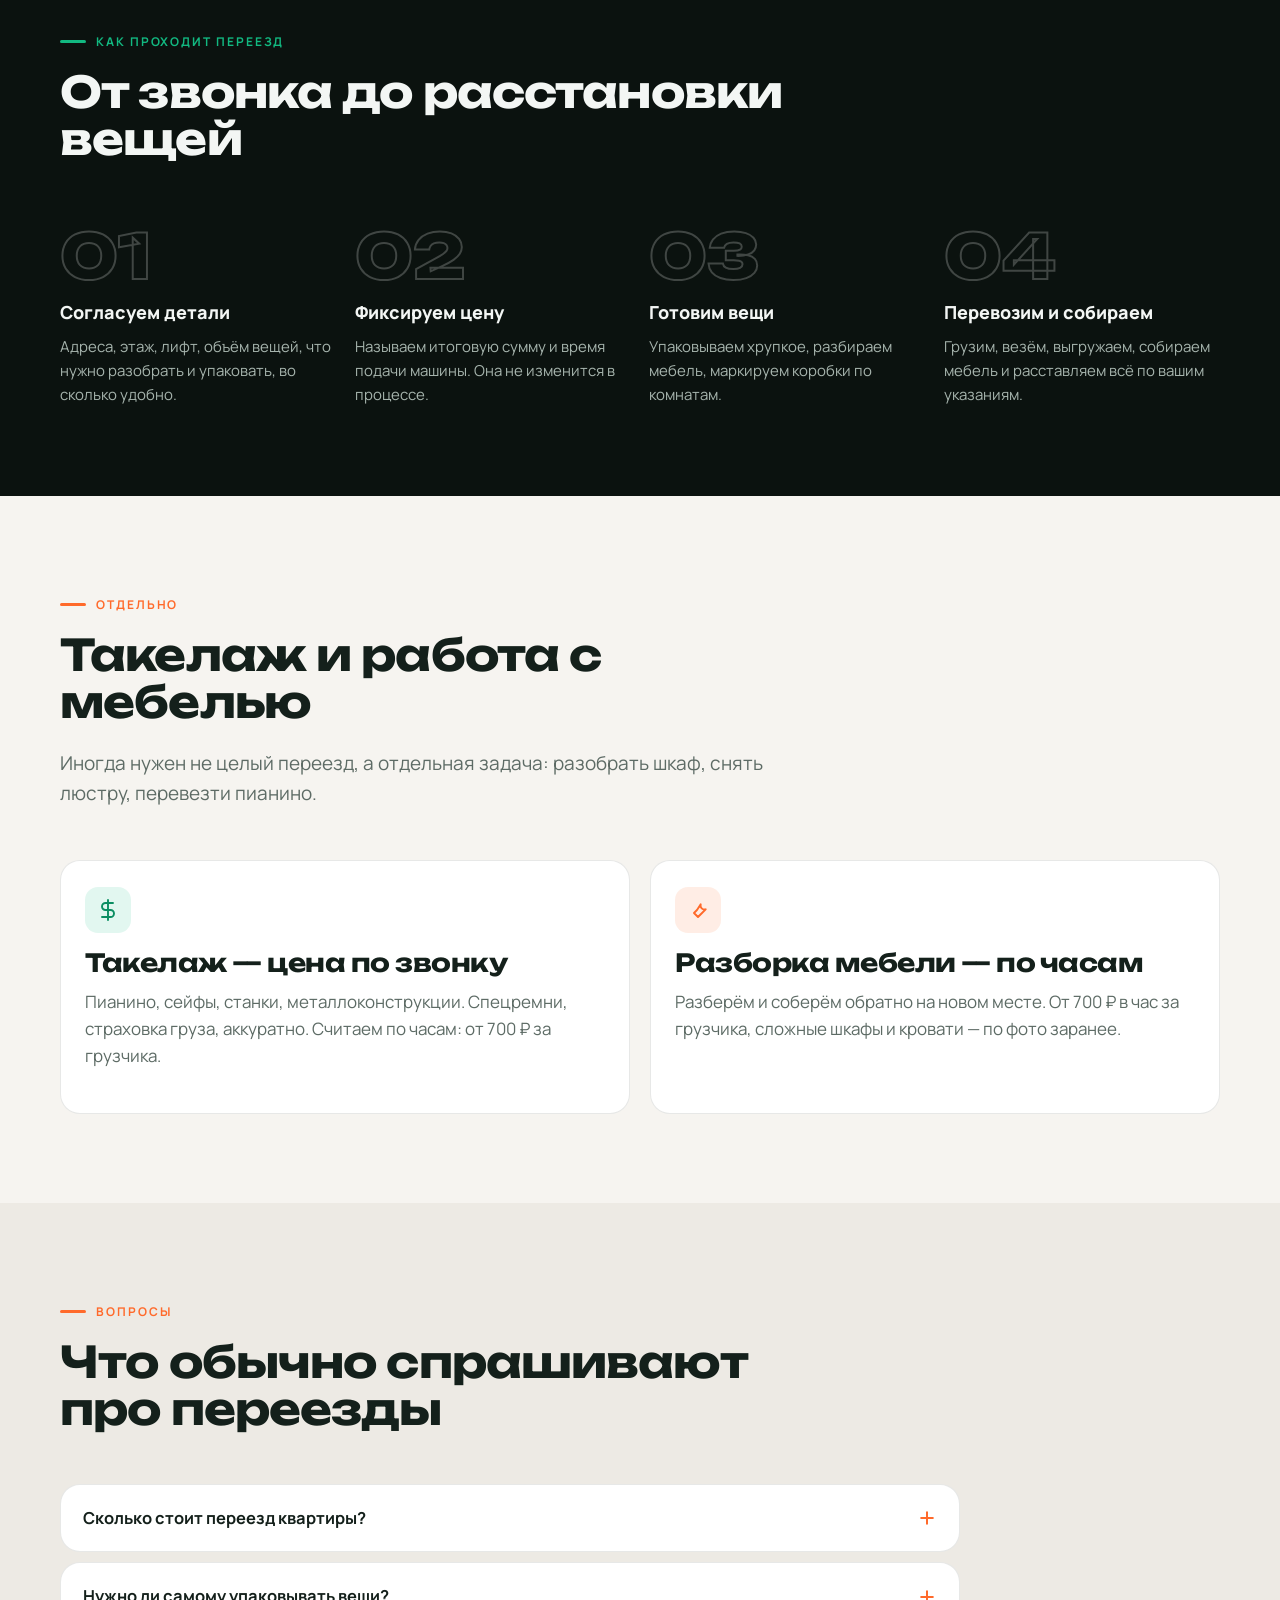
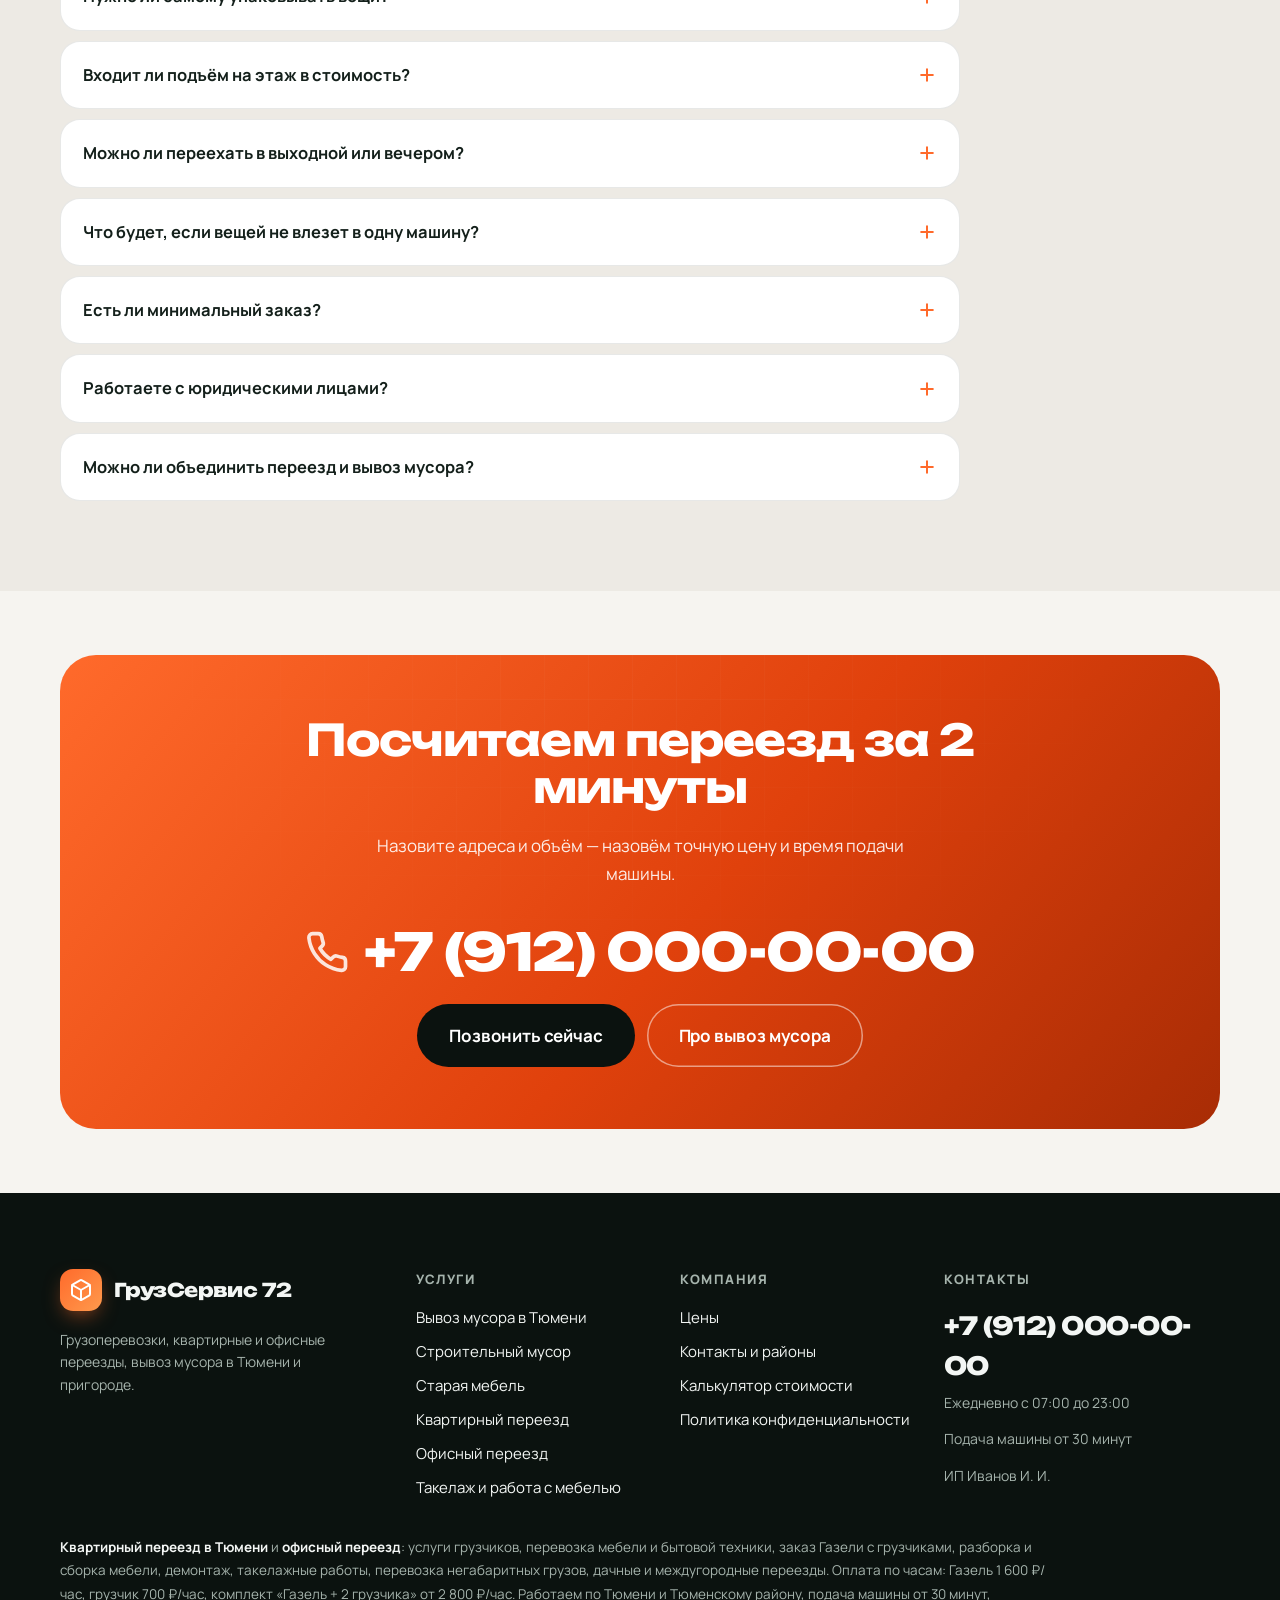
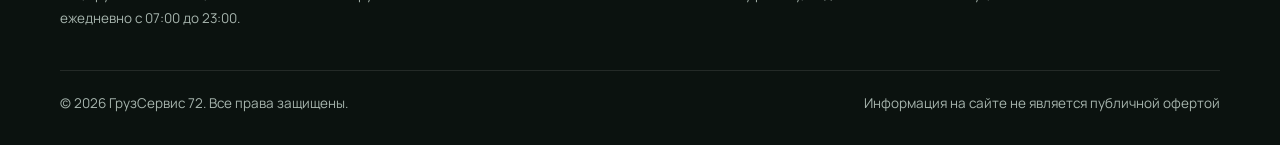
<file: pereezd.html>
<!DOCTYPE html>
<html lang="ru">
<head>
<meta charset="utf-8">
<meta name="viewport" content="width=device-width, initial-scale=1">
<script>document.documentElement.classList.add('js')</script>
<title>Квартирный и офисный переезд в Тюмени — от 2 800 ₽/час | ГрузСервис 72</title>
<meta name="description" content="Квартирные и офисные переезды в Тюмени: свои Газели 3–6 м и грузчики, упаковка, разборка мебели, подъём на этаж. От 2 800 ₽ в час (Газель + 2 грузчика), подача от 30 минут. Звоните: +7 (912) 000-00-00.">
<meta name="keywords" content="квартирный переезд Тюмень, офисный переезд Тюмень, услуги грузчиков Тюмень, перевозка мебели Тюмень, Газель с грузчиками Тюмень, аренда газели Тюмень, такелаж Тюмень">
<link rel="canonical" href="https://andreyka-batareyka.github.io/gruzservice72/pereezd.html">
<meta property="og:type" content="website">
<meta property="og:locale" content="ru_RU">
<meta property="og:title" content="Квартирный и офисный переезд в Тюмени — от 2 800 ₽/час">
<meta property="og:description" content="Свои Газели 3–6 метров и свои грузчики. Оплата по часам, цена фиксируется до выезда. Подача от 30 минут.">
<meta property="og:url" content="https://andreyka-batareyka.github.io/gruzservice72/pereezd.html">
<meta property="og:image" content="https://andreyka-batareyka.github.io/gruzservice72/assets/img/og-image.svg">
<meta name="theme-color" content="#0B120F">
<link rel="icon" href="assets/img/favicon.svg" type="image/svg+xml">
<link rel="preconnect" href="https://fonts.googleapis.com">
<link rel="preconnect" href="https://fonts.gstatic.com" crossorigin>
<link href="https://fonts.googleapis.com/css2?family=Manrope:wght@400;500;600;700;800&family=Unbounded:wght@600;700;800&display=swap" rel="stylesheet">
<link rel="stylesheet" href="assets/css/style.css">
<script type="application/ld+json">
{
  "@context": "https://schema.org",
  "@type": "Service",
  "name": "Квартирные и офисные переезды в Тюмени",
  "serviceType": "Квартирный переезд",
  "provider": { "@type": "LocalBusiness", "name": "ГрузСервис 72", "telephone": "+7 (912) 000-00-00", "address": { "@type": "PostalAddress", "addressLocality": "Тюмень", "addressCountry": "RU" } },
  "areaServed": { "@type": "City", "name": "Тюмень" },
  "offers": { "@type": "AggregateOffer", "lowPrice": "2800", "highPrice": "9000", "priceCurrency": "RUB", "offerCount": "12" }
}
</script>
</head>
<body>

<header class="hdr">
  <div class="wrap hdr__in">
    <a href="index.html" class="brand" aria-label="ГрузСервис 72 — на главную">
      <span class="brand__mark" aria-hidden="true">
        <svg viewBox="0 0 24 24" fill="none" stroke="#fff" stroke-width="2" stroke-linecap="round" stroke-linejoin="round"><path d="M21 8v8a2 2 0 0 1-1 1.73l-7 4a2 2 0 0 1-2 0l-7-4A2 2 0 0 1 3 16V8a2 2 0 0 1 1-1.73l7-4a2 2 0 0 1 2 0l7 4A2 2 0 0 1 21 8z"/><path d="M3.3 7 12 12l8.7-5M12 22V12"/></svg>
      </span>
      <span class="brand__name" data-brand>ГрузСервис 72<small>Тюмень</small></span>
    </a>
    <nav class="nav" aria-label="Основное меню">
      <a class="nav__link" href="vyvoz-musora.html">Вывоз мусора</a>
      <a class="nav__link is-active" href="pereezd.html">Переезды</a>
      <a class="nav__link" href="ceny.html">Цены</a>
      <a class="nav__link" href="kontakty.html">Контакты</a>
    </nav>
    <div class="hdr__right">
      <a class="hdr__phone" href="tel:+79120000000" data-phone-href><b data-phone>+7 (912) 000-00-00</b><span data-hours>Ежедневно с 07:00 до 23:00</span></a>
      <a class="btn btn--sm" href="tel:+79120000000" data-phone-href>Позвонить</a>
      <button class="burger" aria-label="Меню" aria-expanded="false"><span></span><span></span><span></span></button>
    </div>
  </div>
</header>

<nav class="mobile-menu" aria-label="Мобильное меню">
  <a href="vyvoz-musora.html">Вывоз мусора</a>
  <a href="pereezd.html">Квартирные и офисные переезды</a>
  <a href="ceny.html">Цены</a>
  <a href="kontakty.html">Контакты и районы</a>
  <a class="btn" href="tel:+79120000000" data-phone-href>Позвонить</a>
</nav>

<section class="pagetitle">
  <div class="wrap">
    <nav class="crumbs" style="color:rgba(255,255,255,.55)"><a href="index.html" style="color:rgba(255,255,255,.55)">Главная</a> → Переезды</nav>
    <h1>Квартирные и офисные переезды</h1>
    <p class="lead">Перевезём вещи без сюрпризов: упакуем хрупкое, разберём мебель, поднимем на этаж и расставим на новом месте. Оплата по часам — от 2 800 ₽ в час за Газель с двумя грузчиками.</p>
    <div class="btn-row" style="margin-top:26px">
      <a class="btn btn--lg" href="tel:+79120000000" data-phone-href>Позвонить и заказать</a>
      <a class="btn btn--lg btn--ghost" href="index.html#calc">Рассчитать стоимость</a>
    </div>
  </div>
</section>

<div class="stripes stripes--thin"></div>

<!-- Виды переездов -->
<section class="sec">
  <div class="wrap">
    <div class="head reveal">
      <span class="eyebrow">Виды переездов</span>
      <h2>Что мы перевозим</h2>
      <p class="lead">Каждый вид — свой сценарий, свои машины и своя бригада. Скажите, какой у вас, и мы посчитаем за минуту.</p>
    </div>
    <div class="grid g2 reveal">
      <article class="dir dir--move" id="kvartirnyy">
        <span class="dir__tag">Квартирный</span>
        <h3>Переезд из квартиры в квартиру</h3>
        <p>Самый частый заказ. Разбираем мебель, упаковываем посуду и технику, перевозим и собираем обратно на новом месте.</p>
        <ul class="dir__list">
          <li><svg viewBox="0 0 24 24" fill="none" stroke="currentColor" stroke-width="2.6" stroke-linecap="round"><path d="M20 6 9 17l-5-5"/></svg>Почасовая оплата: Газель 1 600 ₽/час, грузчик 700 ₽/час</li>
          <li><svg viewBox="0 0 24 24" fill="none" stroke="currentColor" stroke-width="2.6" stroke-linecap="round"><path d="M20 6 9 17l-5-5"/></svg>Упаковка: коробки, плёнка, скотч, маркировка</li>
          <li><svg viewBox="0 0 24 24" fill="none" stroke="currentColor" stroke-width="2.6" stroke-linecap="round"><path d="M20 6 9 17l-5-5"/></svg>Разборка и сборка мебели, демонтаж техники</li>
          <li><svg viewBox="0 0 24 24" fill="none" stroke="currentColor" stroke-width="2.6" stroke-linecap="round"><path d="M20 6 9 17l-5-5"/></svg>Хрупкое упаковываем отдельно, мелкие вещи маркируем</li>
        </ul>
        <div class="btn-row" style="margin-top:auto;padding-top:8px"><a class="btn" href="index.html#calc">Посчитать переезд</a></div>
      </article>

      <article class="dir dir--move" id="ofis" style="background:linear-gradient(150deg,#FF9A4D 0%,#D9480F 100%)">
        <span class="dir__tag">Офисный</span>
        <h3>Переезд офиса и организации</h3>
        <p>Работаем в нерабочее время, по договору и с закрывающими документами. Объём считаем по этажам и кабинетам, а не «на глаз».</p>
        <ul class="dir__list">
          <li><svg viewBox="0 0 24 24" fill="none" stroke="currentColor" stroke-width="2.6" stroke-linecap="round"><path d="M20 6 9 17l-5-5"/></svg>От 2 800 ₽ в час — Газель и два грузчика</li>
          <li><svg viewBox="0 0 24 24" fill="none" stroke="currentColor" stroke-width="2.6" stroke-linecap="round"><path d="M20 6 9 17l-5-5"/></svg>Ночные и выходные смены без наценки</li>
          <li><svg viewBox="0 0 24 24" fill="none" stroke="currentColor" stroke-width="2.6" stroke-linecap="round"><path d="M20 6 9 17l-5-5"/></svg>Оргтехника, серверы, стеллажи — упаковка в плёнку</li>
          <li><svg viewBox="0 0 24 24" fill="none" stroke="currentColor" stroke-width="2.6" stroke-linecap="round"><path d="M20 6 9 17l-5-5"/></svg>Договор, счёт, акты для бухгалтерии</li>
        </ul>
        <div class="btn-row" style="margin-top:auto;padding-top:8px"><a class="btn" href="tel:+79120000000" data-phone-href>Рассчитать по договору</a></div>
      </article>

      <article class="dir dir--trash" id="dacha">
        <span class="dir__tag">Дачный</span>
        <h3>Переезд на дачу и обратно</h3>
        <p>Забираем инструмент, мебель, баню, стройматериалы. В Тюменский район — от 29 ₽ за километр, погрузка включена.</p>
        <ul class="dir__list">
          <li><svg viewBox="0 0 24 24" fill="none" stroke="currentColor" stroke-width="2.6" stroke-linecap="round"><path d="M20 6 9 17l-5-5"/></svg>Оплата по часам, километраж уточняем по звонку</li>
          <li><svg viewBox="0 0 24 24" fill="none" stroke="currentColor" stroke-width="2.6" stroke-linecap="round"><path d="M20 6 9 17l-5-5"/></svg>Длинномеры, бетон, кирпич — только в своей технике</li>
          <li><svg viewBox="0 0 24 24" fill="none" stroke="currentColor" stroke-width="2.6" stroke-linecap="round"><path d="M20 6 9 17l-5-5"/></svg>Один рейс или несколько — по объёму</li>
        </ul>
        <div class="btn-row" style="margin-top:auto;padding-top:8px"><a class="btn" href="tel:+79120000000" data-phone-href>Уточнить маршрут</a></div>
      </article>

      <article class="dir dir--trash" id="mezhgorod" style="background:linear-gradient(150deg,#17CE90 0%,#04583B 100%)">
        <span class="dir__tag">Междугородный</span>
        <h3>Переезд в другой город</h3>
        <p>Газель по России и Казахстану. Фиксируем стоимость рейса целиком, а не «от» — километраж считаем до отправления.</p>
        <ul class="dir__list">
          <li><svg viewBox="0 0 24 24" fill="none" stroke="currentColor" stroke-width="2.6" stroke-linecap="round"><path d="M20 6 9 17l-5-5"/></svg>Газель 1 600 ₽/час + грузчики по 700 ₽/час</li>
          <li><svg viewBox="0 0 24 24" fill="none" stroke="currentColor" stroke-width="2.6" stroke-linecap="round"><path d="M20 6 9 17l-5-5"/></svg>Километраж и стоимость рейса — по звонку</li>
          <li><svg viewBox="0 0 24 24" fill="none" stroke="currentColor" stroke-width="2.6" stroke-linecap="round"><path d="M20 6 9 17l-5-5"/></svg>Груз застрахован на сумму перевозки</li>
        </ul>
        <div class="btn-row" style="margin-top:auto;padding-top:8px"><a class="btn" href="tel:+79120000000" data-phone-href>Рассчитать рейс</a></div>
      </article>
    </div>
  </div>
</section>

<!-- Что входит + цены -->
<section class="sec sec--paper">
  <div class="wrap">
    <div class="split">
      <div class="reveal">
        <span class="eyebrow">Что входит</span>
        <h2>Почасовая оплата: платите за отработанное время</h2>
        <p class="lead">Переездов «под ключ» с фиксированной суммой у нас нет — считаем по часам. Минимум 1 час, дальше по факту.</p>
        <ul style="display:grid;gap:12px;margin-top:24px">
          <li class="badge-check"><svg viewBox="0 0 24 24" fill="none" stroke="currentColor" stroke-width="2.6" stroke-linecap="round"><path d="M20 6 9 17l-5-5"/></svg>Газель 3, 4, 5 или 6 метров + два грузчика с ремнями и упаковкой</li>
          <li class="badge-check"><svg viewBox="0 0 24 24" fill="none" stroke="currentColor" stroke-width="2.6" stroke-linecap="round"><path d="M20 6 9 17l-5-5"/></svg>Разборка мебели и демонтаж техники (по желанию)</li>
          <li class="badge-check"><svg viewBox="0 0 24 24" fill="none" stroke="currentColor" stroke-width="2.6" stroke-linecap="round"><path d="M20 6 9 17l-5-5"/></svg>Подъём на этаж и спуск — входят в стоимость часа</li>
          <li class="badge-check"><svg viewBox="0 0 24 24" fill="none" stroke="currentColor" stroke-width="2.6" stroke-linecap="round"><path d="M20 6 9 17l-5-5"/></svg>Фиксация груза, чтобы диван не превратился в щепки</li>
          <li class="badge-check"><svg viewBox="0 0 24 24" fill="none" stroke="currentColor" stroke-width="2.6" stroke-linecap="round"><path d="M20 6 9 17l-5-5"/></svg>Расстановка вещей на новом месте по вашим указаниям</li>
        </ul>
        <div class="btn-row" style="margin-top:28px">
          <a class="btn" href="index.html#calc">Калькулятор переезда</a>
          <a class="btn btn--ghost" href="ceny.html">Прайс-лист</a>
        </div>
      </div>
      <div class="reveal">
        <div class="ptable">
          <div class="ptable__row ptable__row--head"><b>Переезды: ставки</b><span class="ptable__price">₽ / час</span></div>
          <div class="ptable__row"><div><b>Газель 3–6 м</b><small>открытая, тентованная, с конниками</small></div><span class="ptable__price">1 600</span></div>
          <div class="ptable__row"><div><b>Грузчик</b><small>погрузка, разгрузка, подъём</small></div><span class="ptable__price">700</span></div>
          <div class="ptable__row"><div><b>Комплект: Газель + 2 грузчика</b><small>минимальный заказ — 1 час</small></div><span class="ptable__price">от 2 800</span></div>
          <div class="ptable__row"><div><b>Дополнительный грузчик</b><small>в час</small></div><span class="ptable__price">700</span></div>
          <div class="ptable__row"><div><b>Квартирный переезд</b><small>по часам, без «под ключ»</small></div><span class="ptable__price">от 2 800</span></div>
          <div class="ptable__row"><div><b>Офисный переезд</b><small>час бригады, по договору</small></div><span class="ptable__price">от 2 800</span></div>
          <div class="ptable__row"><div><b>Упаковка и разборка мебели</b><small>те же грузчики, по часам</small></div><span class="ptable__price">от 700</span></div>
          <div class="ptable__row"><div><b>Такелаж</b><small>пианино, сейф, станок</small></div><span class="ptable__price">по звонку</span></div>
          <div class="ptable__row"><div><b>Дополнительная машина</b><small>если объём не влез</small></div><span class="ptable__price">по звонку</span></div>
          <div class="ptable__row"><div><b>Подъём без лифта</b><small>за этаж</small></div><span class="ptable__price">по звонку</span></div>
        </div>
        <p class="note" style="margin-top:14px">Минимум — 1 час работы. Комплект «Газель + 2 грузчика» — от 2 800 ₽/час. Дополнительные машины, такелаж и подъём без лифта считаем по месту — называем цену сразу по телефону.</p>
      </div>
    </div>
  </div>
</section>

<!-- Этапы -->
<section class="sec sec--dark">
  <div class="wrap">
    <div class="head reveal">
      <span class="eyebrow">Как проходит переезд</span>
      <h2>От звонка до расстановки вещей</h2>
    </div>
    <div class="steps reveal">
      <div class="step"><span class="step__num">01</span><b>Согласуем детали</b><p>Адреса, этаж, лифт, объём вещей, что нужно разобрать и упаковать, во сколько удобно.</p></div>
      <div class="step"><span class="step__num">02</span><b>Фиксируем цену</b><p>Называем итоговую сумму и время подачи машины. Она не изменится в процессе.</p></div>
      <div class="step"><span class="step__num">03</span><b>Готовим вещи</b><p>Упаковываем хрупкое, разбираем мебель, маркируем коробки по комнатам.</p></div>
      <div class="step"><span class="step__num">04</span><b>Перевозим и собираем</b><p>Грузим, везём, выгружаем, собираем мебель и расставляем всё по вашим указаниям.</p></div>
    </div>
  </div>
</section>

<!-- Грузчики и такелаж -->
<section class="sec" id="gruzchiki">
  <div class="wrap">
    <div class="head reveal">
      <span class="eyebrow">Отдельно</span>
      <h2>Такелаж и работа с мебелью</h2>
      <p class="lead">Иногда нужен не целый переезд, а отдельная задача: разобрать шкаф, снять люстру, перевезти пианино.</p>
    </div>
    <div class="grid g2 reveal">
      <div class="card" style="background:var(--paper-2);border:1px solid var(--line);border-radius:var(--r-md);padding:26px 24px">
        <span class="tile__ico" style="background:var(--green-soft);color:var(--green-dark)"><svg viewBox="0 0 24 24" fill="none" stroke="currentColor" stroke-width="1.9" stroke-linecap="round" stroke-linejoin="round"><path d="M12 2v20M17 5H9.5a3.5 3.5 0 0 0 0 7h5a3.5 3.5 0 0 1 0 7H6"/></svg></span>
        <h3 style="margin-top:16px">Такелаж — цена по звонку</h3>
        <p style="color:var(--muted)">Пианино, сейфы, станки, металлоконструкции. Спецремни, страховка груза, аккуратно. Считаем по часам: от 700 ₽ за грузчика.</p>
      </div>
      <div class="card" style="background:var(--paper-2);border:1px solid var(--line);border-radius:var(--r-md);padding:26px 24px">
        <span class="tile__ico" style="background:var(--orange-soft);color:var(--orange)"><svg viewBox="0 0 24 24" fill="none" stroke="currentColor" stroke-width="1.9" stroke-linecap="round" stroke-linejoin="round"><path d="M14.7 6.3a4 4 0 0 0 5 5L15 16l-3 3-4-4 3-3z"/></svg></span>
        <h3 style="margin-top:16px">Разборка мебели — по часам</h3>
        <p style="color:var(--muted)">Разберём и соберём обратно на новом месте. От 700 ₽ в час за грузчика, сложные шкафы и кровати — по фото заранее.</p>
      </div>
    </div>
  </div>
</section>

<!-- FAQ -->
<section class="sec sec--tint">
  <div class="wrap">
    <div class="head reveal">
      <span class="eyebrow">Вопросы</span>
      <h2>Что обычно спрашивают про переезды</h2>
    </div>
    <div class="faq reveal">
      <div class="faq__item"><button class="faq__q" type="button">Сколько стоит переезд квартиры?<svg viewBox="0 0 24 24" fill="none" stroke="currentColor" stroke-width="2.4" stroke-linecap="round"><path d="M12 5v14M5 12h14"/></svg></button><div class="faq__a"><p>У нас почасовая оплата: Газель 1 600 ₽/час, грузчик 700 ₽/час, комплект «Газель + 2 грузчика» — от 2 800 ₽/час. Минимум 1 час, дальше — по факту отработанного времени. Сколько часов займёт конкретный переезд, скажем по телефону, когда узнаем объём и этаж.</p></div></div>
      <div class="faq__item"><button class="faq__q" type="button">Нужно ли самому упаковывать вещи?<svg viewBox="0 0 24 24" fill="none" stroke="currentColor" stroke-width="2.4" stroke-linecap="round"><path d="M12 5v14M5 12h14"/></svg></button><div class="faq__a"><p>Нет, если не хотите. Упаковка — та же бригада по часам: от 700 ₽/час за грузчика. Коробки, плёнка, скотч, маркировка по комнатам. Отдельно отмечу, что берём на себя только хрупкое и дорогое.</p></div></div>
      <div class="faq__item"><button class="faq__q" type="button">Входит ли подъём на этаж в стоимость?<svg viewBox="0 0 24 24" fill="none" stroke="currentColor" stroke-width="2.4" stroke-linecap="round"><path d="M12 5v14M5 12h14"/></svg></button><div class="faq__a"><p>В час работы грузчиков входит подъём на этаж при наличии лифта. Без лифта стоимость считаем отдельно и называем её сразу при расчёте — никаких доплат «на месте».</p></div></div>
      <div class="faq__item"><button class="faq__q" type="button">Можно ли переехать в выходной или вечером?<svg viewBox="0 0 24 24" fill="none" stroke="currentColor" stroke-width="2.4" stroke-linecap="round"><path d="M12 5v14M5 12h14"/></svg></button><div class="faq__a"><p>Да, работаем ежедневно с 07:00 до 23:00. Заказы в нерабочее время — без наценки, для офисов это обычный график.</p></div></div>
      <div class="faq__item"><button class="faq__q" type="button">Что будет, если вещей не влезет в одну машину?<svg viewBox="0 0 24 24" fill="none" stroke="currentColor" stroke-width="2.4" stroke-linecap="round"><path d="M12 5v14M5 12h14"/></svg></button><div class="faq__a"><p>Дополнительную машину считаем по объёму — цену называем заранее, до выезда. Но мы предупреждаем об этом на этапе расчёта: по телефону вы называете количество комнат и крупной мебели, и мы сразу рекомендуем нужный кузов — 3, 4, 5 или 6 метров.</p></div></div>
      <div class="faq__item"><button class="faq__q" type="button">Есть ли минимальный заказ?<svg viewBox="0 0 24 24" fill="none" stroke="currentColor" stroke-width="2.4" stroke-linecap="round"><path d="M12 5v14M5 12h14"/></svg></button><div class="faq__a"><p>Минимум — 1 час работы бригады с машиной, от 1 600 ₽ за Газель. С грузчиками комплект выходит от 2 800 ₽/час. Это удобно для небольших переездов и развозки вещей по городу.</p></div></div>
      <div class="faq__item"><button class="faq__q" type="button">Работаете с юридическими лицами?<svg viewBox="0 0 24 24" fill="none" stroke="currentColor" stroke-width="2.4" stroke-linecap="round"><path d="M12 5v14M5 12h14"/></svg></button><div class="faq__a"><p>Да. Заключаем договор, работаем по счёту, предоставляем закрывающие документы. Офисные переезды и перевозку имущества при списании делаем с актами.</p></div></div>
      <div class="faq__item"><button class="faq__q" type="button">Можно ли объединить переезд и вывоз мусора?<svg viewBox="0 0 24 24" fill="none" stroke="currentColor" stroke-width="2.4" stroke-linecap="round"><path d="M12 5v14M5 12h14"/></svg></button><div class="faq__a"><p>Да, и это самый частый сценарий: переехали — вынесли хлам с балкона. При комплексном заказе даём скидку 15%, а машина приезжает один раз вместо двух.</p></div></div>
    </div>
  </div>
</section>

<section class="sec sec--tight">
  <div class="wrap">
    <div class="cta reveal">
      <div class="cta__in">
        <h2>Посчитаем переезд за 2 минуты</h2>
        <p>Назовите адреса и объём — назовём точную цену и время подачи машины.</p>
        <a class="cta__phone" href="tel:+79120000000" data-phone-href><svg viewBox="0 0 24 24" fill="none" stroke="currentColor" stroke-width="2" stroke-linecap="round" stroke-linejoin="round"><path d="M22 16.92v3a2 2 0 0 1-2.18 2 19.79 19.79 0 0 1-8.63-3.07 19.5 19.5 0 0 1-6-6A19.79 19.79 0 0 1 2.12 4.18 2 2 0 0 1 4.11 2h3a2 2 0 0 1 2 1.72c.13.96.36 1.9.7 2.81a2 2 0 0 1-.45 2.11L8.09 9.91a16 16 0 0 0 6 6l1.27-1.27a2 2 0 0 1 2.11-.45c.9.34 1.85.57 2.81.7A2 2 0 0 1 22 16.92z"/></svg><span data-phone>+7 (912) 000-00-00</span></a>
        <div class="btn-row" style="justify-content:center">
          <a class="btn btn--lg btn--dark" href="tel:+79120000000" data-phone-href>Позвонить сейчас</a>
          <a class="btn btn--lg btn--ghost" href="vyvoz-musora.html">Про вывоз мусора</a>
        </div>
      </div>
    </div>
  </div>
</section>

<footer class="ftr">
  <div class="wrap">
    <div class="ftr__cols">
      <div class="ftr__col">
        <a href="index.html" class="brand" style="margin-bottom:18px">
          <span class="brand__mark" aria-hidden="true"><svg viewBox="0 0 24 24" fill="none" stroke="#fff" stroke-width="2" stroke-linecap="round" stroke-linejoin="round"><path d="M21 8v8a2 2 0 0 1-1 1.73l-7 4a2 2 0 0 1-2 0l-7-4A2 2 0 0 1 3 16V8a2 2 0 0 1 1-1.73l7-4a2 2 0 0 1 2 0l7 4A2 2 0 0 1 21 8z"/><path d="M3.3 7 12 12l8.7-5M12 22V12"/></svg></span>
          <span class="brand__name" data-brand>ГрузСервис 72<small>Тюмень</small></span>
        </a>
        <p class="ftr__muted" style="max-width:34ch">Грузоперевозки, квартирные и офисные переезды, вывоз мусора в Тюмени и пригороде.</p>
      </div>
      <div class="ftr__col"><b>Услуги</b><ul>
        <li><a href="vyvoz-musora.html">Вывоз мусора в Тюмени</a></li>
        <li><a href="vyvoz-musora.html#stroitelnyy">Строительный мусор</a></li>
        <li><a href="vyvoz-musora.html#mebel">Старая мебель</a></li>
        <li><a href="pereezd.html">Квартирный переезд</a></li>
        <li><a href="pereezd.html#ofis">Офисный переезд</a></li>
        <li><a href="pereezd.html#gruzchiki">Такелаж и работа с мебелью</a></li>
      </ul></div>
      <div class="ftr__col"><b>Компания</b><ul>
        <li><a href="ceny.html">Цены</a></li>
        <li><a href="kontakty.html">Контакты и районы</a></li>
        <li><a href="index.html#calc">Калькулятор стоимости</a></li>
        <li><a href="privacy.html">Политика конфиденциальности</a></li>
      </ul></div>
      <div class="ftr__col"><b>Контакты</b>
        <a class="ftr__phone" href="tel:+79120000000" data-phone-href data-phone>+7 (912) 000-00-00</a>
        <p class="ftr__muted" data-hours>Ежедневно с 07:00 до 23:00</p>
        <p class="ftr__muted">Подача машины от 30 минут</p>
        <p class="ftr__muted" data-legal>ИП Иванов И. И.</p>
      </div>
    </div>
    <p class="seo-text"><b>Квартирный переезд в Тюмени</b> и <b>офисный переезд</b>: услуги грузчиков, перевозка мебели и бытовой техники, заказ Газели с грузчиками, разборка и сборка мебели, демонтаж, такелажные работы, перевозка негабаритных грузов, дачные и междугородные переезды. Оплата по часам: Газель 1 600 ₽/час, грузчик 700 ₽/час, комплект «Газель + 2 грузчика» от 2 800 ₽/час. Работаем по Тюмени и Тюменскому району, подача машины от 30 минут, ежедневно с 07:00 до 23:00.</p>
    <div class="ftr__bottom">
      <span>© <span data-year>2026</span> <span data-brand>ГрузСервис 72</span>. Все права защищены.</span>
      <span>Информация на сайте не является публичной офертой</span>
    </div>
  </div>
</footer>

<div class="mbar">
  <a class="btn" href="tel:+79120000000" data-phone-href><svg viewBox="0 0 24 24" fill="none" stroke="currentColor" stroke-width="2" stroke-linecap="round" stroke-linejoin="round"><path d="M22 16.92v3a2 2 0 0 1-2.18 2 19.79 19.79 0 0 1-8.63-3.07 19.5 19.5 0 0 1-6-6A19.79 19.79 0 0 1 2.12 4.18 2 2 0 0 1 4.11 2h3a2 2 0 0 1 2 1.72c.13.96.36 1.9.7 2.81a2 2 0 0 1-.45 2.11L8.09 9.91a16 16 0 0 0 6 6l1.27-1.27a2 2 0 0 1 2.11-.45c.9.34 1.85.57 2.81.7A2 2 0 0 1 22 16.92z"/></svg>Позвонить</a>
  <a class="btn btn--ghost" href="ceny.html">Цены</a>
</div>

<script src="assets/js/site-config.js"></script>
<script src="assets/js/app.js"></script>
</body>
</html>
</file>
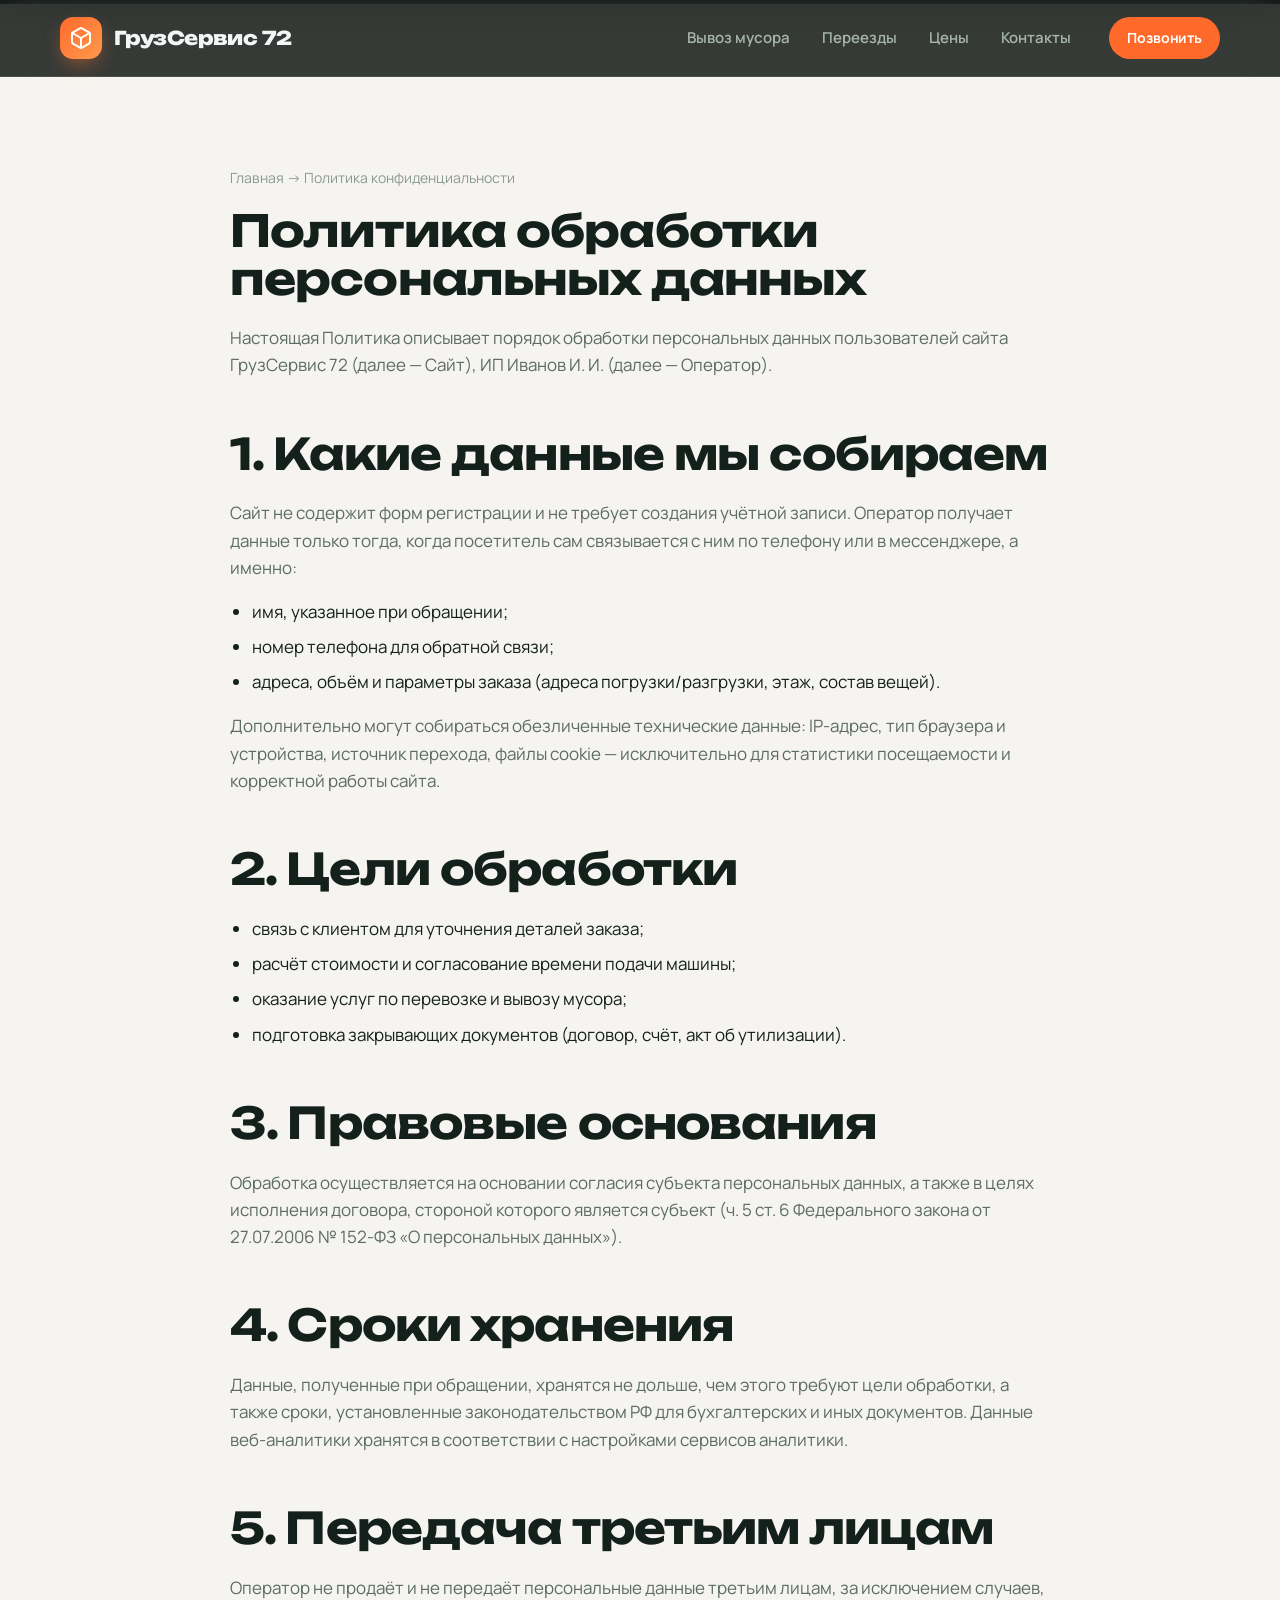
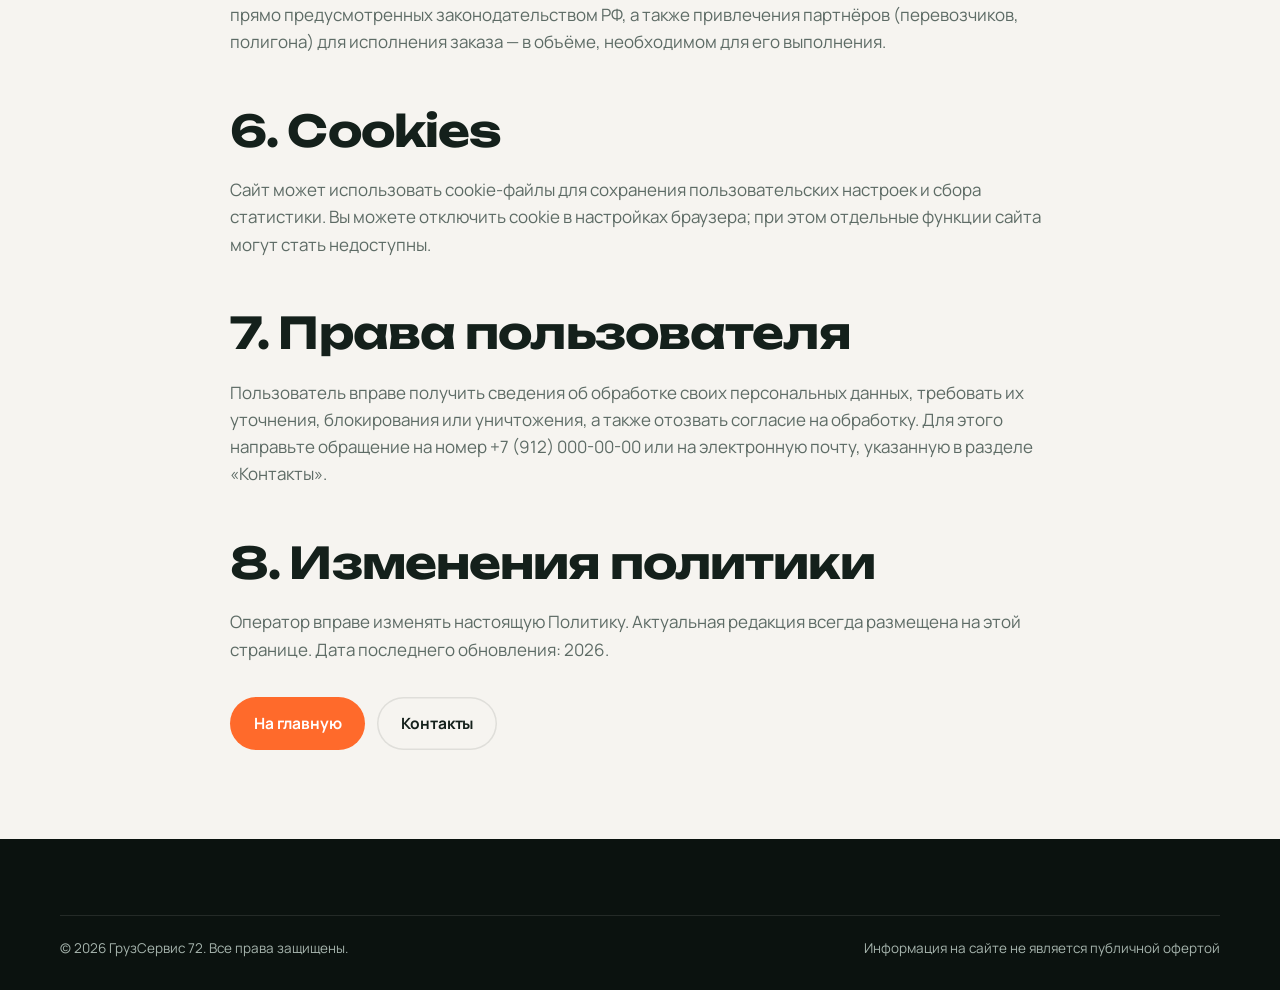
<file: privacy.html>
<!DOCTYPE html>
<html lang="ru">
<head>
<meta charset="utf-8">
<meta name="viewport" content="width=device-width, initial-scale=1">
<script>document.documentElement.classList.add('js')</script>
<title>Политика конфиденциальности — ГрузСервис 72</title>
<meta name="description" content="Политика обработки персональных данных сайта ГрузСервис 72: грузоперевозки, переезды и вывоз мусора в Тюмени.">
<meta name="robots" content="noindex, follow">
<link rel="canonical" href="https://andreyka-batareyka.github.io/gruzservice72/privacy.html">
<link rel="preconnect" href="https://fonts.googleapis.com">
<link rel="preconnect" href="https://fonts.gstatic.com" crossorigin>
<link href="https://fonts.googleapis.com/css2?family=Manrope:wght@400;500;600;700;800&family=Unbounded:wght@600;700;800&display=swap" rel="stylesheet">
<link rel="stylesheet" href="assets/css/style.css">
</head>
<body>

<header class="hdr">
  <div class="wrap hdr__in">
    <a href="index.html" class="brand" aria-label="ГрузСервис 72 — на главную">
      <span class="brand__mark" aria-hidden="true"><svg viewBox="0 0 24 24" fill="none" stroke="#fff" stroke-width="2" stroke-linecap="round" stroke-linejoin="round"><path d="M21 8v8a2 2 0 0 1-1 1.73l-7 4a2 2 0 0 1-2 0l-7-4A2 2 0 0 1 3 16V8a2 2 0 0 1 1-1.73l7-4a2 2 0 0 1 2 0l7 4A2 2 0 0 1 21 8z"/><path d="M3.3 7 12 12l8.7-5M12 22V12"/></svg></span>
      <span class="brand__name" data-brand>ГрузСервис 72<small>Тюмень</small></span>
    </a>
    <nav class="nav" aria-label="Основное меню">
      <a class="nav__link" href="vyvoz-musora.html">Вывоз мусора</a>
      <a class="nav__link" href="pereezd.html">Переезды</a>
      <a class="nav__link" href="ceny.html">Цены</a>
      <a class="nav__link" href="kontakty.html">Контакты</a>
    </nav>
    <div class="hdr__right">
      <a class="btn btn--sm" href="tel:+79120000000" data-phone-href>Позвонить</a>
      <button class="burger" aria-label="Меню" aria-expanded="false"><span></span><span></span><span></span></button>
    </div>
  </div>
</header>

<nav class="mobile-menu" aria-label="Мобильное меню">
  <a href="vyvoz-musora.html">Вывоз мусора</a>
  <a href="pereezd.html">Квартирные и офисные переезды</a>
  <a href="ceny.html">Цены</a>
  <a href="kontakty.html">Контакты и районы</a>
  <a class="btn" href="tel:+79120000000" data-phone-href>Позвонить</a>
</nav>

<section class="sec">
  <div class="wrap" style="max-width:860px">
    <nav class="crumbs"><a href="index.html">Главная</a> → Политика конфиденциальности</nav>
    <h1 style="font-size:clamp(28px,4vw,44px)">Политика обработки персональных данных</h1>
    <div class="prose">
      <p>Настоящая Политика описывает порядок обработки персональных данных пользователей сайта ГрузСервис 72 (далее — Сайт), ИП Иванов И. И. (далее — Оператор).</p>

      <h2>1. Какие данные мы собираем</h2>
      <p>Сайт не содержит форм регистрации и не требует создания учётной записи. Оператор получает данные только тогда, когда посетитель сам связывается с ним по телефону или в мессенджере, а именно:</p>
      <ul>
        <li>имя, указанное при обращении;</li>
        <li>номер телефона для обратной связи;</li>
        <li>адреса, объём и параметры заказа (адреса погрузки/разгрузки, этаж, состав вещей).</li>
      </ul>
      <p>Дополнительно могут собираться обезличенные технические данные: IP-адрес, тип браузера и устройства, источник перехода, файлы cookie — исключительно для статистики посещаемости и корректной работы сайта.</p>

      <h2>2. Цели обработки</h2>
      <ul>
        <li>связь с клиентом для уточнения деталей заказа;</li>
        <li>расчёт стоимости и согласование времени подачи машины;</li>
        <li>оказание услуг по перевозке и вывозу мусора;</li>
        <li>подготовка закрывающих документов (договор, счёт, акт об утилизации).</li>
      </ul>

      <h2>3. Правовые основания</h2>
      <p>Обработка осуществляется на основании согласия субъекта персональных данных, а также в целях исполнения договора, стороной которого является субъект (ч. 5 ст. 6 Федерального закона от 27.07.2006 № 152-ФЗ «О персональных данных»).</p>

      <h2>4. Сроки хранения</h2>
      <p>Данные, полученные при обращении, хранятся не дольше, чем этого требуют цели обработки, а также сроки, установленные законодательством РФ для бухгалтерских и иных документов. Данные веб-аналитики хранятся в соответствии с настройками сервисов аналитики.</p>

      <h2>5. Передача третьим лицам</h2>
      <p>Оператор не продаёт и не передаёт персональные данные третьим лицам, за исключением случаев, прямо предусмотренных законодательством РФ, а также привлечения партнёров (перевозчиков, полигона) для исполнения заказа — в объёме, необходимом для его выполнения.</p>

      <h2>6. Cookies</h2>
      <p>Сайт может использовать cookie-файлы для сохранения пользовательских настроек и сбора статистики. Вы можете отключить cookie в настройках браузера; при этом отдельные функции сайта могут стать недоступны.</p>

      <h2>7. Права пользователя</h2>
      <p>Пользователь вправе получить сведения об обработке своих персональных данных, требовать их уточнения, блокирования или уничтожения, а также отозвать согласие на обработку. Для этого направьте обращение на номер <span data-phone>+7 (912) 000-00-00</span> или на электронную почту, указанную в разделе «Контакты».</p>

      <h2>8. Изменения политики</h2>
      <p>Оператор вправе изменять настоящую Политику. Актуальная редакция всегда размещена на этой странице. Дата последнего обновления: <span data-year>2026</span>.</p>
    </div>
    <div class="btn-row" style="margin-top:34px">
      <a class="btn" href="index.html">На главную</a>
      <a class="btn btn--ghost" href="kontakty.html">Контакты</a>
    </div>
  </div>
</section>

<footer class="ftr">
  <div class="wrap">
    <div class="ftr__bottom" style="margin-top:0">
      <span>© <span data-year>2026</span> <span data-brand>ГрузСервис 72</span>. Все права защищены.</span>
      <span>Информация на сайте не является публичной офертой</span>
    </div>
  </div>
</footer>

<script src="assets/js/site-config.js"></script>
<script src="assets/js/app.js"></script>
</body>
</html>
</file>
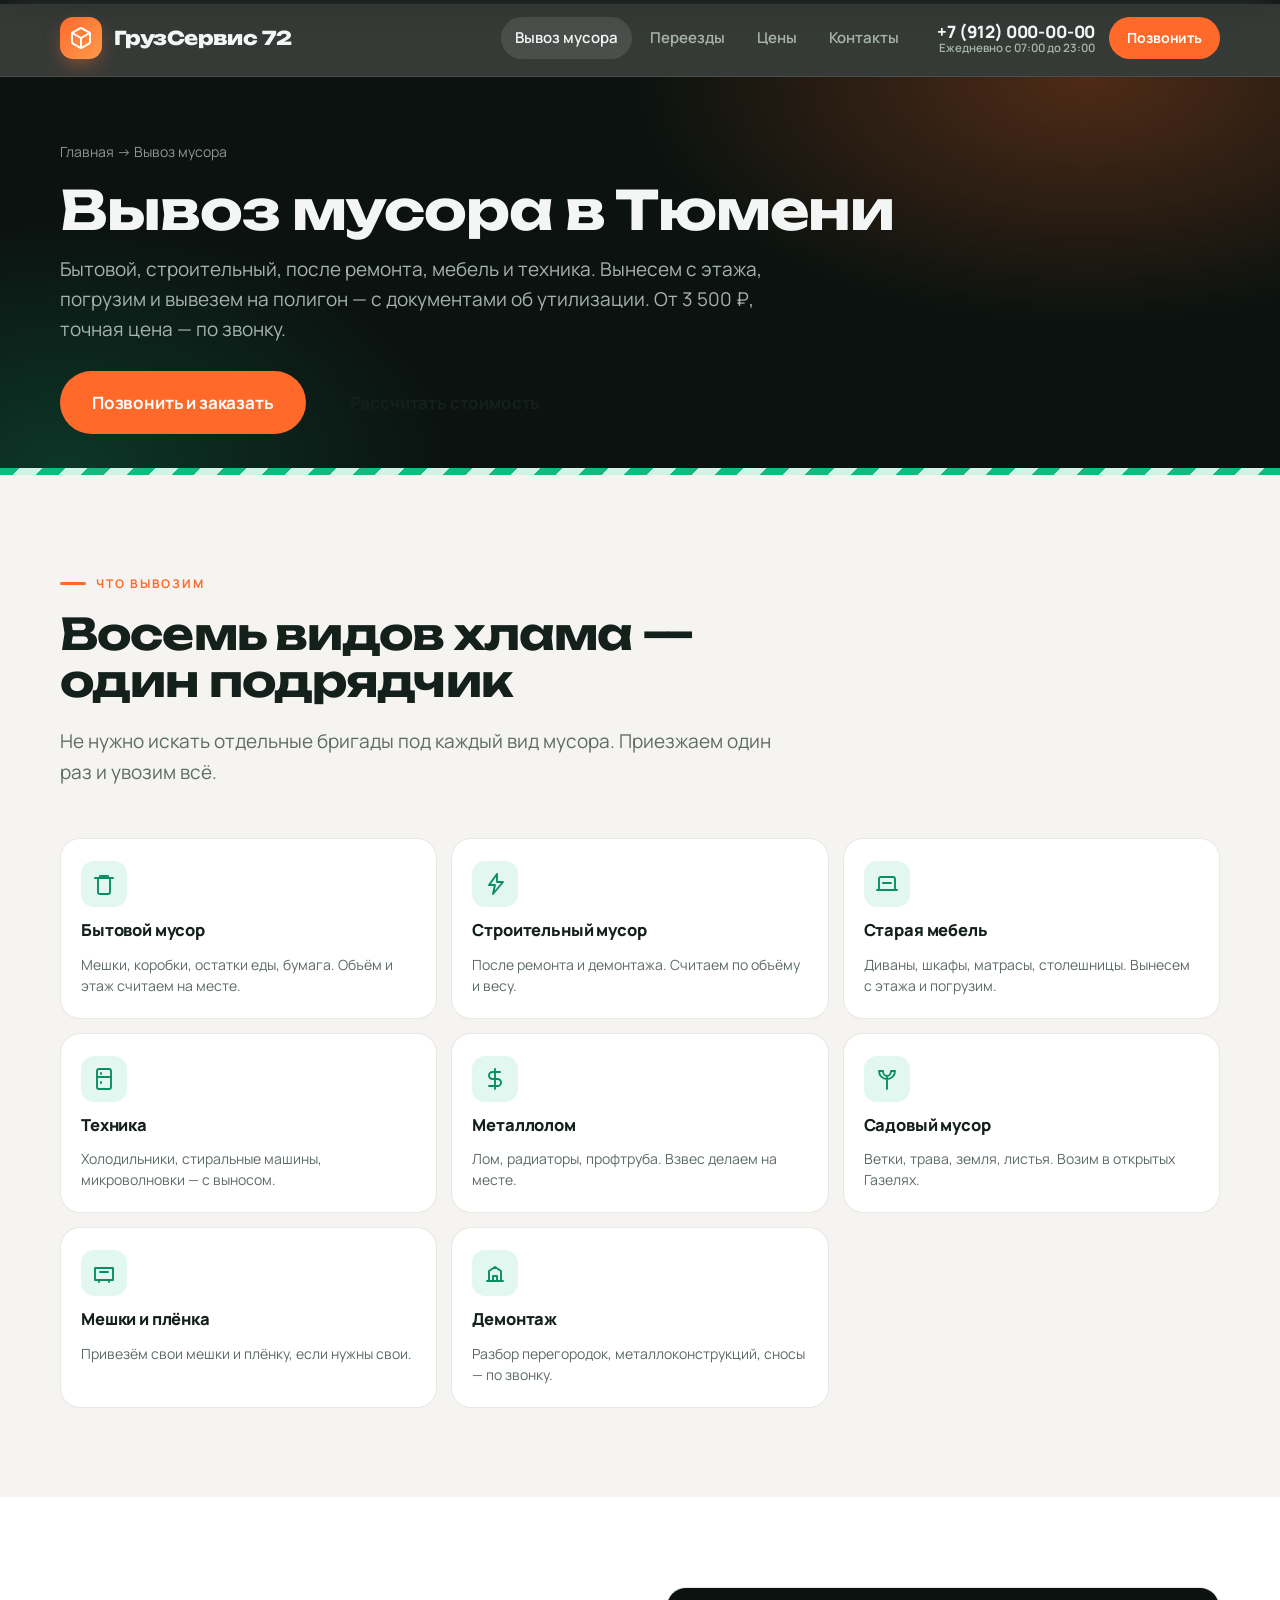
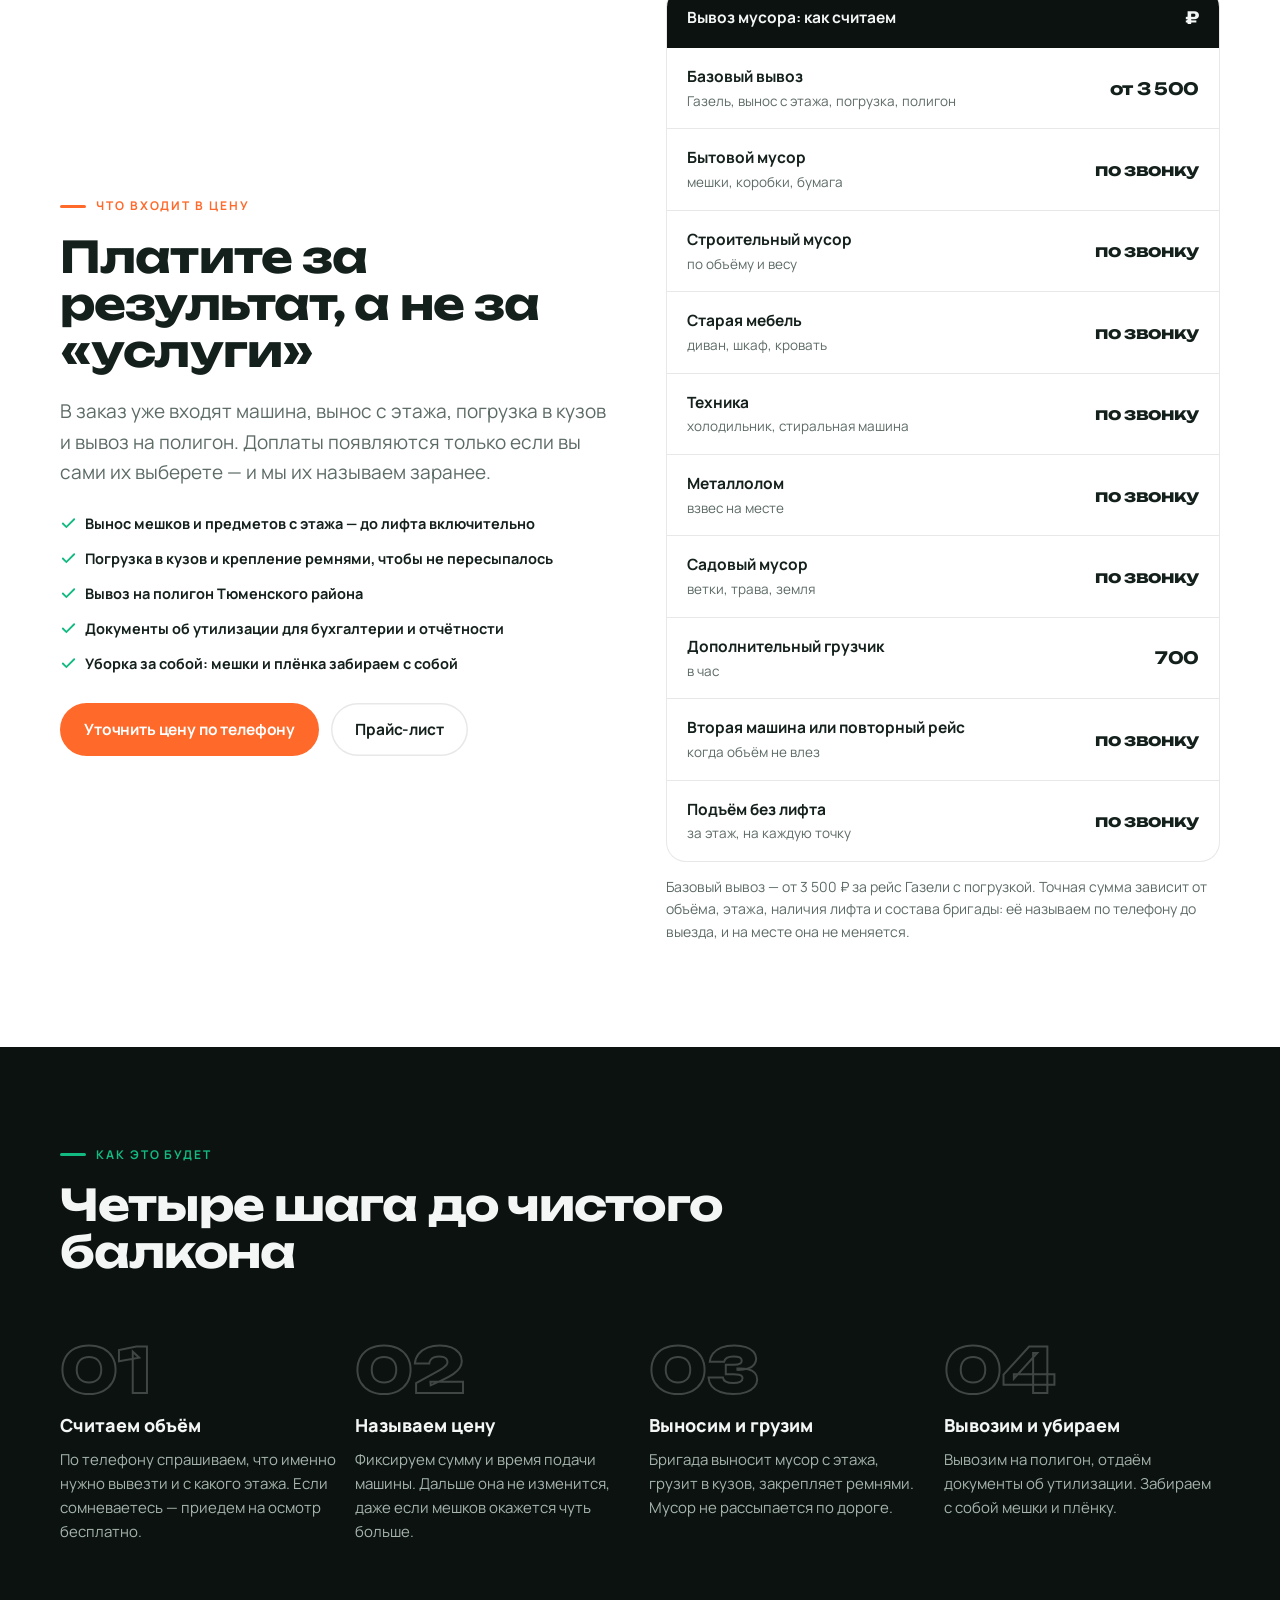
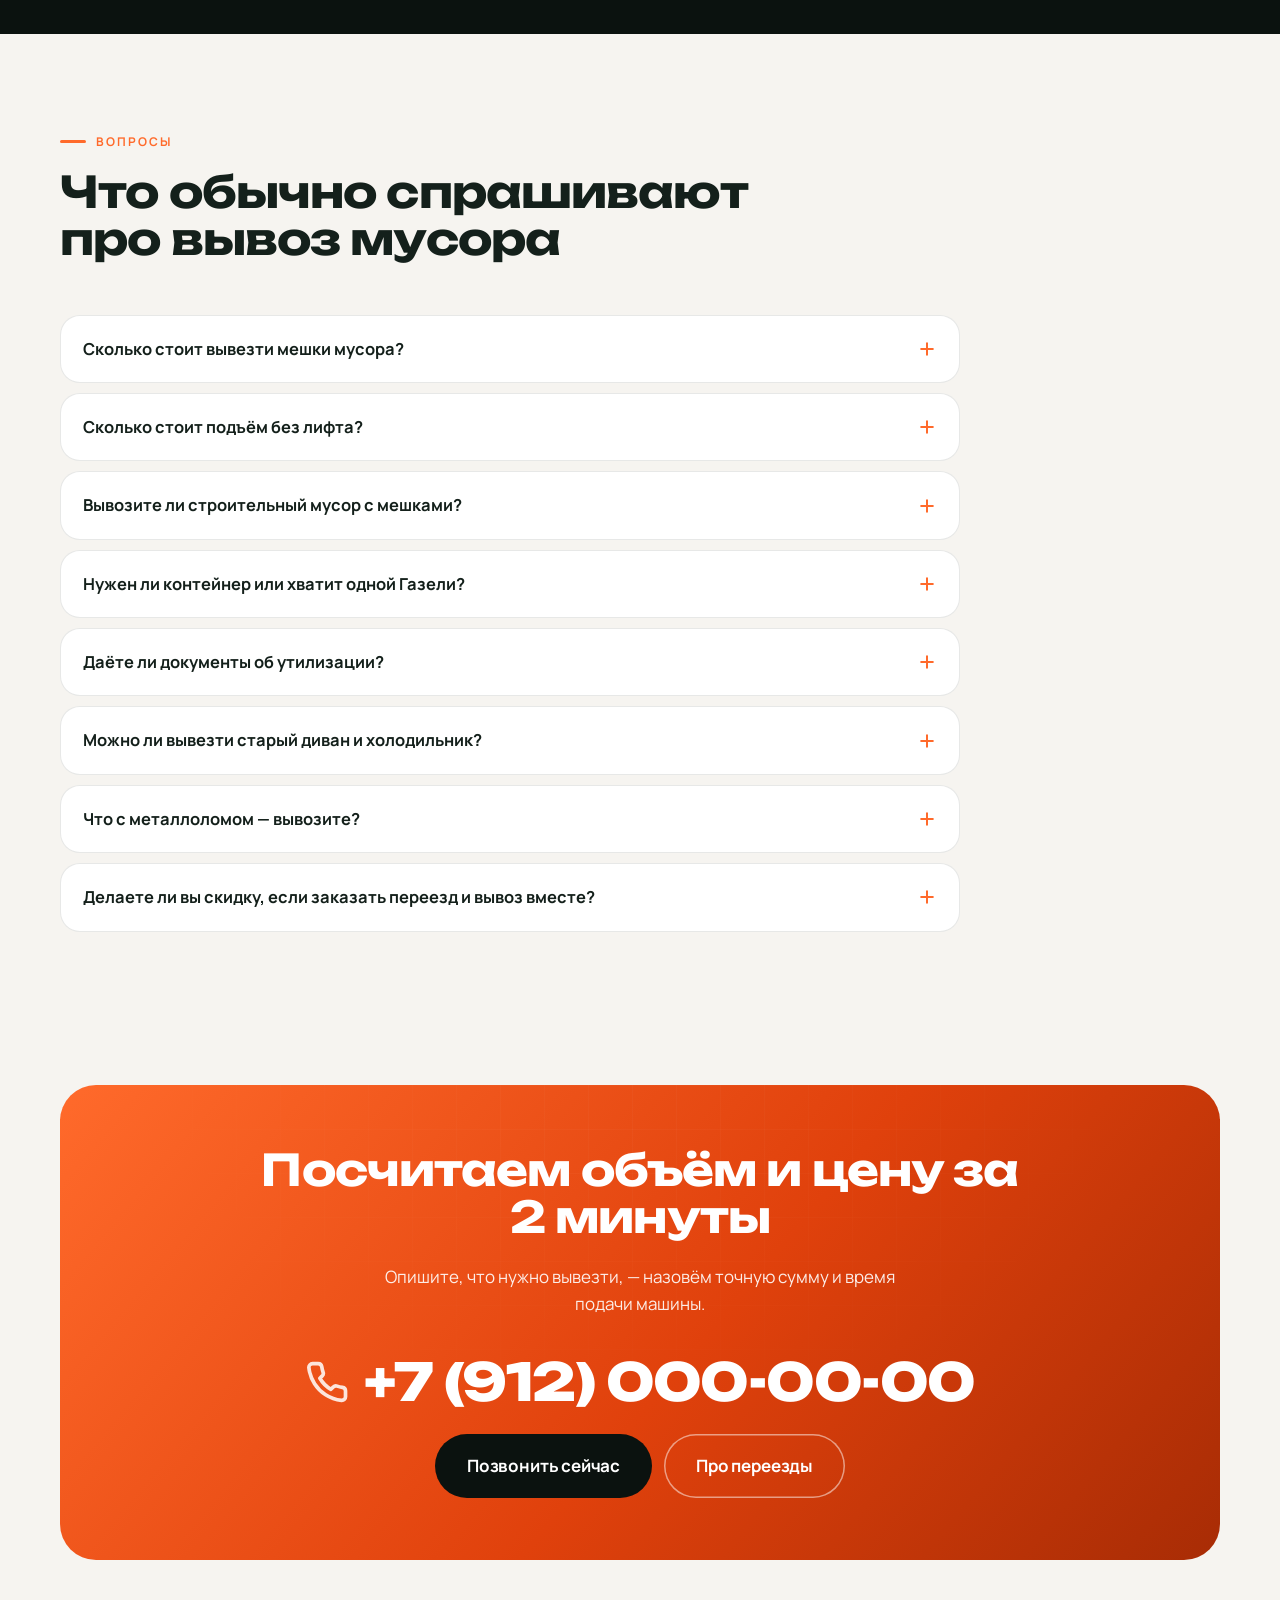
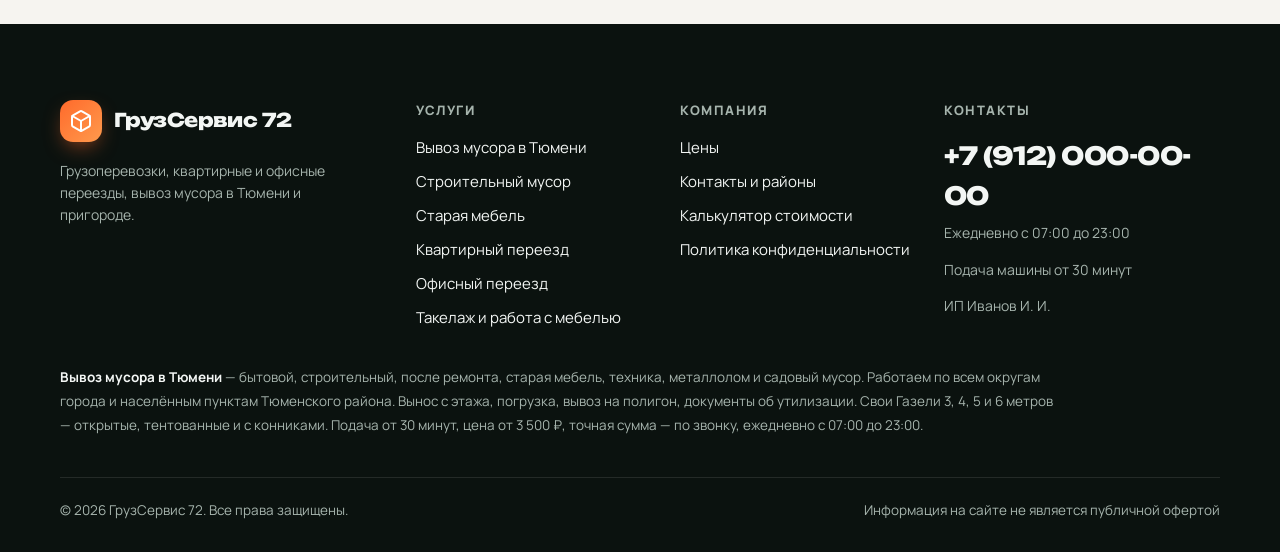
<file: vyvoz-musora.html>
<!DOCTYPE html>
<html lang="ru">
<head>
<meta charset="utf-8">
<meta name="viewport" content="width=device-width, initial-scale=1">
<script>document.documentElement.classList.add('js')</script>
<title>Вывоз мусора в Тюмени — от 3 500 ₽, цена по звонку | ГрузСервис 72</title>
<meta name="description" content="Вывоз мусора в Тюмени: бытовой, строительный, после ремонта, старая мебель и техника. Свои Газели и грузчики, вынос с этажа, подача от 30 минут. От 3 500 ₽, точная цена — по звонку. +7 (912) 000-00-00.">
<meta name="keywords" content="вывоз мусора Тюмень, вывоз строительного мусора Тюмень, вывоз бытового мусора, утилизация мебели Тюмень, вывоз мусора с погрузкой, цена вывоза мусора Тюмень">
<link rel="canonical" href="https://andreyka-batareyka.github.io/gruzservice72/vyvoz-musora.html">
<meta property="og:type" content="website">
<meta property="og:locale" content="ru_RU">
<meta property="og:title" content="Вывоз мусора в Тюмени — от 3 500 ₽">
<meta property="og:description" content="Свои Газели и грузчики. Вынос с этажа, погрузка, вывоз на полигон. Подача от 30 минут, точная цена — по звонку.">
<meta property="og:url" content="https://andreyka-batareyka.github.io/gruzservice72/vyvoz-musora.html">
<meta property="og:image" content="https://andreyka-batareyka.github.io/gruzservice72/assets/img/og-image.svg">
<meta name="theme-color" content="#0B120F">
<link rel="icon" href="assets/img/favicon.svg" type="image/svg+xml">
<link rel="preconnect" href="https://fonts.googleapis.com">
<link rel="preconnect" href="https://fonts.gstatic.com" crossorigin>
<link href="https://fonts.googleapis.com/css2?family=Manrope:wght@400;500;600;700;800&family=Unbounded:wght@600;700;800&display=swap" rel="stylesheet">
<link rel="stylesheet" href="assets/css/style.css">
<script type="application/ld+json">
{
  "@context": "https://schema.org",
  "@type": "Service",
  "name": "Вывоз мусора в Тюмени",
  "serviceType": "Вывоз бытового и строительного мусора",
  "provider": { "@type": "LocalBusiness", "name": "ГрузСервис 72", "telephone": "+7 (912) 000-00-00", "address": { "@type": "PostalAddress", "addressLocality": "Тюмень", "addressCountry": "RU" } },
  "areaServed": { "@type": "City", "name": "Тюмень" },
  "offers": { "@type": "AggregateOffer", "lowPrice": "3500", "priceCurrency": "RUB" }
}
</script>
</head>
<body>

<header class="hdr">
  <div class="wrap hdr__in">
    <a href="index.html" class="brand" aria-label="ГрузСервис 72 — на главную">
      <span class="brand__mark" aria-hidden="true">
        <svg viewBox="0 0 24 24" fill="none" stroke="#fff" stroke-width="2" stroke-linecap="round" stroke-linejoin="round"><path d="M21 8v8a2 2 0 0 1-1 1.73l-7 4a2 2 0 0 1-2 0l-7-4A2 2 0 0 1 3 16V8a2 2 0 0 1 1-1.73l7-4a2 2 0 0 1 2 0l7 4A2 2 0 0 1 21 8z"/><path d="M3.3 7 12 12l8.7-5M12 22V12"/></svg>
      </span>
      <span class="brand__name" data-brand>ГрузСервис 72<small>Тюмень</small></span>
    </a>
    <nav class="nav" aria-label="Основное меню">
      <a class="nav__link is-active" href="vyvoz-musora.html">Вывоз мусора</a>
      <a class="nav__link" href="pereezd.html">Переезды</a>
      <a class="nav__link" href="ceny.html">Цены</a>
      <a class="nav__link" href="kontakty.html">Контакты</a>
    </nav>
    <div class="hdr__right">
      <a class="hdr__phone" href="tel:+79120000000" data-phone-href><b data-phone>+7 (912) 000-00-00</b><span data-hours>Ежедневно с 07:00 до 23:00</span></a>
      <a class="btn btn--sm" href="tel:+79120000000" data-phone-href>Позвонить</a>
      <button class="burger" aria-label="Меню" aria-expanded="false"><span></span><span></span><span></span></button>
    </div>
  </div>
</header>

<nav class="mobile-menu" aria-label="Мобильное меню">
  <a href="vyvoz-musora.html">Вывоз мусора</a>
  <a href="pereezd.html">Квартирные и офисные переезды</a>
  <a href="ceny.html">Цены</a>
  <a href="kontakty.html">Контакты и районы</a>
  <a class="btn" href="tel:+79120000000" data-phone-href>Позвонить</a>
</nav>

<section class="pagetitle">
  <div class="wrap">
    <nav class="crumbs" style="color:rgba(255,255,255,.55)"><a href="index.html" style="color:rgba(255,255,255,.55)">Главная</a> → Вывоз мусора</nav>
    <h1>Вывоз мусора в Тюмени</h1>
    <p class="lead">Бытовой, строительный, после ремонта, мебель и техника. Вынесем с этажа, погрузим и вывезем на полигон — с документами об утилизации. От 3 500 ₽, точная цена — по звонку.</p>
    <div class="btn-row" style="margin-top:26px">
      <a class="btn btn--lg" href="tel:+79120000000" data-phone-href>Позвонить и заказать</a>
      <a class="btn btn--lg btn--ghost" href="index.html#calc">Рассчитать стоимость</a>
    </div>
  </div>
</section>

<div class="stripes stripes--green stripes--thin"></div>

<!-- Что вывозим -->
<section class="sec">
  <div class="wrap">
    <div class="head reveal">
      <span class="eyebrow">Что вывозим</span>
      <h2>Восемь видов хлама — один подрядчик</h2>
      <p class="lead">Не нужно искать отдельные бригады под каждый вид мусора. Приезжаем один раз и увозим всё.</p>
    </div>
    <div class="tiles reveal">
      <div class="tile tile--green"><span class="tile__ico"><svg viewBox="0 0 24 24" fill="none" stroke="currentColor" stroke-width="1.9" stroke-linecap="round" stroke-linejoin="round"><path d="M3 6h18M8 6V4h8v2M6 6v14a2 2 0 0 0 2 2h8a2 2 0 0 0 2-2V6"/></svg></span><b>Бытовой мусор</b><span>Мешки, коробки, остатки еды, бумага. Объём и этаж считаем на месте.</span></div>
      <div class="tile tile--green" id="stroitelnyy"><span class="tile__ico"><svg viewBox="0 0 24 24" fill="none" stroke="currentColor" stroke-width="1.9" stroke-linecap="round" stroke-linejoin="round"><path d="M14 2 6 13h6l-2 9 10-12h-6z"/></svg></span><b>Строительный мусор</b><span>После ремонта и демонтажа. Считаем по объёму и весу.</span></div>
      <div class="tile tile--green" id="mebel"><span class="tile__ico"><svg viewBox="0 0 24 24" fill="none" stroke="currentColor" stroke-width="1.9" stroke-linecap="round" stroke-linejoin="round"><path d="M4 18V7a2 2 0 0 1 2-2h12a2 2 0 0 1 2 2v11M2 18h20M8 11h8"/></svg></span><b>Старая мебель</b><span>Диваны, шкафы, матрасы, столешницы. Вынесем с этажа и погрузим.</span></div>
      <div class="tile tile--green"><span class="tile__ico"><svg viewBox="0 0 24 24" fill="none" stroke="currentColor" stroke-width="1.9" stroke-linecap="round" stroke-linejoin="round"><rect x="5" y="2" width="14" height="20" rx="2"/><path d="M5 10h14M9 6v1M9 15v1"/></svg></span><b>Техника</b><span>Холодильники, стиральные машины, микроволновки — с выносом.</span></div>
      <div class="tile tile--green"><span class="tile__ico"><svg viewBox="0 0 24 24" fill="none" stroke="currentColor" stroke-width="1.9" stroke-linecap="round" stroke-linejoin="round"><path d="M12 2v20M17 5H9.5a3.5 3.5 0 0 0 0 7h5a3.5 3.5 0 0 1 0 7H6"/></svg></span><b>Металлолом</b><span>Лом, радиаторы, профтруба. Взвес делаем на месте.</span></div>
      <div class="tile tile--green"><span class="tile__ico"><svg viewBox="0 0 24 24" fill="none" stroke="currentColor" stroke-width="1.9" stroke-linecap="round" stroke-linejoin="round"><path d="M12 22V12M12 12C8 12 4 9 4 4h4c0 3 2 5 4 5zM12 12c4 0 8-3 8-8h-4c0 3-2 5-4 5z"/></svg></span><b>Садовый мусор</b><span>Ветки, трава, земля, листья. Возим в открытых Газелях.</span></div>
      <div class="tile tile--green"><span class="tile__ico"><svg viewBox="0 0 24 24" fill="none" stroke="currentColor" stroke-width="1.9" stroke-linecap="round" stroke-linejoin="round"><path d="M3 7h18v12H3zM7 19v2M17 19v2M8 11h8"/></svg></span><b>Мешки и плёнка</b><span>Привезём свои мешки и плёнку, если нужны свои.</span></div>
      <div class="tile tile--green"><span class="tile__ico"><svg viewBox="0 0 24 24" fill="none" stroke="currentColor" stroke-width="1.9" stroke-linecap="round" stroke-linejoin="round"><path d="M4 20h16M6 20V10l6-4 6 4v10"/><path d="M10 20v-5h4v5"/></svg></span><b>Демонтаж</b><span>Разбор перегородок, металлоконструкций, сносы — по звонку.</span></div>
    </div>
  </div>
</section>

<!-- Что входит -->
<section class="sec sec--paper">
  <div class="wrap">
    <div class="split">
      <div class="reveal">
        <span class="eyebrow">Что входит в цену</span>
        <h2>Платите за результат, а не за «услуги»</h2>
        <p class="lead">В заказ уже входят машина, вынос с этажа, погрузка в кузов и вывоз на полигон. Доплаты появляются только если вы сами их выберете — и мы их называем заранее.</p>
        <ul style="display:grid;gap:12px;margin-top:24px">
          <li class="badge-check"><svg viewBox="0 0 24 24" fill="none" stroke="currentColor" stroke-width="2.6" stroke-linecap="round"><path d="M20 6 9 17l-5-5"/></svg>Вынос мешков и предметов с этажа — до лифта включительно</li>
          <li class="badge-check"><svg viewBox="0 0 24 24" fill="none" stroke="currentColor" stroke-width="2.6" stroke-linecap="round"><path d="M20 6 9 17l-5-5"/></svg>Погрузка в кузов и крепление ремнями, чтобы не пересыпалось</li>
          <li class="badge-check"><svg viewBox="0 0 24 24" fill="none" stroke="currentColor" stroke-width="2.6" stroke-linecap="round"><path d="M20 6 9 17l-5-5"/></svg>Вывоз на полигон Тюменского района</li>
          <li class="badge-check"><svg viewBox="0 0 24 24" fill="none" stroke="currentColor" stroke-width="2.6" stroke-linecap="round"><path d="M20 6 9 17l-5-5"/></svg>Документы об утилизации для бухгалтерии и отчётности</li>
          <li class="badge-check"><svg viewBox="0 0 24 24" fill="none" stroke="currentColor" stroke-width="2.6" stroke-linecap="round"><path d="M20 6 9 17l-5-5"/></svg>Уборка за собой: мешки и плёнка забираем с собой</li>
        </ul>
        <div class="btn-row" style="margin-top:28px">
          <a class="btn" href="tel:+79120000000" data-phone-href>Уточнить цену по телефону</a>
          <a class="btn btn--ghost" href="ceny.html">Прайс-лист</a>
        </div>
      </div>
      <div class="reveal">
        <div class="ptable">
          <div class="ptable__row ptable__row--head"><b>Вывоз мусора: как считаем</b><span class="ptable__price">₽</span></div>
          <div class="ptable__row"><div><b>Базовый вывоз</b><small>Газель, вынос с этажа, погрузка, полигон</small></div><span class="ptable__price">от 3 500</span></div>
          <div class="ptable__row"><div><b>Бытовой мусор</b><small>мешки, коробки, бумага</small></div><span class="ptable__price">по звонку</span></div>
          <div class="ptable__row"><div><b>Строительный мусор</b><small>по объёму и весу</small></div><span class="ptable__price">по звонку</span></div>
          <div class="ptable__row"><div><b>Старая мебель</b><small>диван, шкаф, кровать</small></div><span class="ptable__price">по звонку</span></div>
          <div class="ptable__row"><div><b>Техника</b><small>холодильник, стиральная машина</small></div><span class="ptable__price">по звонку</span></div>
          <div class="ptable__row"><div><b>Металлолом</b><small>взвес на месте</small></div><span class="ptable__price">по звонку</span></div>
          <div class="ptable__row"><div><b>Садовый мусор</b><small>ветки, трава, земля</small></div><span class="ptable__price">по звонку</span></div>
          <div class="ptable__row"><div><b>Дополнительный грузчик</b><small>в час</small></div><span class="ptable__price">700</span></div>
          <div class="ptable__row"><div><b>Вторая машина или повторный рейс</b><small>когда объём не влез</small></div><span class="ptable__price">по звонку</span></div>
          <div class="ptable__row"><div><b>Подъём без лифта</b><small>за этаж, на каждую точку</small></div><span class="ptable__price">по звонку</span></div>
        </div>
        <p class="note" style="margin-top:14px">Базовый вывоз — от 3 500 ₽ за рейс Газели с погрузкой. Точная сумма зависит от объёма, этажа, наличия лифта и состава бригады: её называем по телефону до выезда, и на месте она не меняется.</p>
      </div>
    </div>
  </div>
</section>

<!-- Как проходит -->
<section class="sec sec--dark">
  <div class="wrap">
    <div class="head reveal">
      <span class="eyebrow">Как это будет</span>
      <h2>Четыре шага до чистого балкона</h2>
    </div>
    <div class="steps reveal">
      <div class="step"><span class="step__num">01</span><b>Считаем объём</b><p>По телефону спрашиваем, что именно нужно вывезти и с какого этажа. Если сомневаетесь — приедем на осмотр бесплатно.</p></div>
      <div class="step"><span class="step__num">02</span><b>Называем цену</b><p>Фиксируем сумму и время подачи машины. Дальше она не изменится, даже если мешков окажется чуть больше.</p></div>
      <div class="step"><span class="step__num">03</span><b>Выносим и грузим</b><p>Бригада выносит мусор с этажа, грузит в кузов, закрепляет ремнями. Мусор не рассыпается по дороге.</p></div>
      <div class="step"><span class="step__num">04</span><b>Вывозим и убираем</b><p>Вывозим на полигон, отдаём документы об утилизации. Забираем с собой мешки и плёнку.</p></div>
    </div>
  </div>
</section>

<!-- FAQ -->
<section class="sec">
  <div class="wrap">
    <div class="head reveal">
      <span class="eyebrow">Вопросы</span>
      <h2>Что обычно спрашивают про вывоз мусора</h2>
    </div>
    <div class="faq reveal">
      <div class="faq__item"><button class="faq__q" type="button">Сколько стоит вывезти мешки мусора?<svg viewBox="0 0 24 24" fill="none" stroke="currentColor" stroke-width="2.4" stroke-linecap="round"><path d="M12 5v14M5 12h14"/></svg></button><div class="faq__a"><p>Фиксированной цены нет: считаем по объёму, этажу и наличию лифта. Ориентир — от 3 500 ₽ за рейс Газели с выносом, погрузкой и вывозом на полигон. Точную сумму называем по телефону до выезда.</p></div></div>
      <div class="faq__item"><button class="faq__q" type="button">Сколько стоит подъём без лифта?<svg viewBox="0 0 24 24" fill="none" stroke="currentColor" stroke-width="2.4" stroke-linecap="round"><path d="M12 5v14M5 12h14"/></svg></button><div class="faq__a"><p>Подъём без лифта считаем отдельно — за этаж на каждую точку (откуда и куда). Сумму называем сразу по телефону, до выезда: доплат «на месте» у нас не бывает.</p></div></div>
      <div class="faq__item"><button class="faq__q" type="button">Вывозите ли строительный мусор с мешками?<svg viewBox="0 0 24 24" fill="none" stroke="currentColor" stroke-width="2.4" stroke-linecap="round"><path d="M12 5v14M5 12h14"/></svg></button><div class="faq__a"><p>Да. Строительный мусор обычно тяжелее бытового, поэтому считаем и по объёму, и по весу — от 3 500 ₽, точную сумму называем по телефону. Крупный объём разбиваем на несколько рейсов.</p></div></div>
      <div class="faq__item"><button class="faq__q" type="button">Нужен ли контейнер или хватит одной Газели?<svg viewBox="0 0 24 24" fill="none" stroke="currentColor" stroke-width="2.4" stroke-linecap="round"><path d="M12 5v14M5 12h14"/></svg></button><div class="faq__a"><p>Для разового вывоза хватает одной Газели: приезжаем, выносим, грузим и увозим. Если мусор копится и нужен вывоз по графику — скажите об этом по телефону, подберём вариант и назовём цену.</p></div></div>
      <div class="faq__item"><button class="faq__q" type="button">Даёте ли документы об утилизации?<svg viewBox="0 0 24 24" fill="none" stroke="currentColor" stroke-width="2.4" stroke-linecap="round"><path d="M12 5v14M5 12h14"/></svg></button><div class="faq__a"><p>Да, выдаём акт об утилизации. Для юрлиц и при отчётности по списанию имущества это обязательный документ.</p></div></div>
      <div class="faq__item"><button class="faq__q" type="button">Можно ли вывезти старый диван и холодильник?<svg viewBox="0 0 24 24" fill="none" stroke="currentColor" stroke-width="2.4" stroke-linecap="round"><path d="M12 5v14M5 12h14"/></svg></button><div class="faq__a"><p>Да. Диван, шкаф, кровать, холодильник, стиральную машину — вынесем с этажа и погрузим. Цена зависит от этажа и от того, нужно ли разбирать мебель: называем точно по телефону.</p></div></div>
      <div class="faq__item"><button class="faq__q" type="button">Что с металлоломом — вывозите?<svg viewBox="0 0 24 24" fill="none" stroke="currentColor" stroke-width="2.4" stroke-linecap="round"><path d="M12 5v14M5 12h14"/></svg></button><div class="faq__a"><p>Да, лом и металлоконструкции возим в Газели, взвес делаем на месте. Цену называем сразу по телефону — она зависит от объёма и веса.</p></div></div>
      <div class="faq__item"><button class="faq__q" type="button">Делаете ли вы скидку, если заказать переезд и вывоз вместе?<svg viewBox="0 0 24 24" fill="none" stroke="currentColor" stroke-width="2.4" stroke-linecap="round"><path d="M12 5v14M5 12h14"/></svg></button><div class="faq__a"><p>Да, при комплексном заказе (переезд + вывоз мусора) — скидка 15%. Считается автоматически в калькуляторе на главной.</p></div></div>
    </div>
  </div>
</section>

<section class="sec sec--tight">
  <div class="wrap">
    <div class="cta reveal">
      <div class="cta__in">
        <h2>Посчитаем объём и цену за 2 минуты</h2>
        <p>Опишите, что нужно вывезти, — назовём точную сумму и время подачи машины.</p>
        <a class="cta__phone" href="tel:+79120000000" data-phone-href><svg viewBox="0 0 24 24" fill="none" stroke="currentColor" stroke-width="2" stroke-linecap="round" stroke-linejoin="round"><path d="M22 16.92v3a2 2 0 0 1-2.18 2 19.79 19.79 0 0 1-8.63-3.07 19.5 19.5 0 0 1-6-6A19.79 19.79 0 0 1 2.12 4.18 2 2 0 0 1 4.11 2h3a2 2 0 0 1 2 1.72c.13.96.36 1.9.7 2.81a2 2 0 0 1-.45 2.11L8.09 9.91a16 16 0 0 0 6 6l1.27-1.27a2 2 0 0 1 2.11-.45c.9.34 1.85.57 2.81.7A2 2 0 0 1 22 16.92z"/></svg><span data-phone>+7 (912) 000-00-00</span></a>
        <div class="btn-row" style="justify-content:center">
          <a class="btn btn--lg btn--dark" href="tel:+79120000000" data-phone-href>Позвонить сейчас</a>
          <a class="btn btn--lg btn--ghost" href="pereezd.html">Про переезды</a>
        </div>
      </div>
    </div>
  </div>
</section>

<footer class="ftr">
  <div class="wrap">
    <div class="ftr__cols">
      <div class="ftr__col">
        <a href="index.html" class="brand" style="margin-bottom:18px">
          <span class="brand__mark" aria-hidden="true"><svg viewBox="0 0 24 24" fill="none" stroke="#fff" stroke-width="2" stroke-linecap="round" stroke-linejoin="round"><path d="M21 8v8a2 2 0 0 1-1 1.73l-7 4a2 2 0 0 1-2 0l-7-4A2 2 0 0 1 3 16V8a2 2 0 0 1 1-1.73l7-4a2 2 0 0 1 2 0l7 4A2 2 0 0 1 21 8z"/><path d="M3.3 7 12 12l8.7-5M12 22V12"/></svg></span>
          <span class="brand__name" data-brand>ГрузСервис 72<small>Тюмень</small></span>
        </a>
        <p class="ftr__muted" style="max-width:34ch">Грузоперевозки, квартирные и офисные переезды, вывоз мусора в Тюмени и пригороде.</p>
      </div>
      <div class="ftr__col"><b>Услуги</b><ul>
        <li><a href="vyvoz-musora.html">Вывоз мусора в Тюмени</a></li>
        <li><a href="vyvoz-musora.html#stroitelnyy">Строительный мусор</a></li>
        <li><a href="vyvoz-musora.html#mebel">Старая мебель</a></li>
        <li><a href="pereezd.html">Квартирный переезд</a></li>
        <li><a href="pereezd.html#ofis">Офисный переезд</a></li>
        <li><a href="pereezd.html#gruzchiki">Такелаж и работа с мебелью</a></li>
      </ul></div>
      <div class="ftr__col"><b>Компания</b><ul>
        <li><a href="ceny.html">Цены</a></li>
        <li><a href="kontakty.html">Контакты и районы</a></li>
        <li><a href="index.html#calc">Калькулятор стоимости</a></li>
        <li><a href="privacy.html">Политика конфиденциальности</a></li>
      </ul></div>
      <div class="ftr__col"><b>Контакты</b>
        <a class="ftr__phone" href="tel:+79120000000" data-phone-href data-phone>+7 (912) 000-00-00</a>
        <p class="ftr__muted" data-hours>Ежедневно с 07:00 до 23:00</p>
        <p class="ftr__muted">Подача машины от 30 минут</p>
        <p class="ftr__muted" data-legal>ИП Иванов И. И.</p>
      </div>
    </div>
    <p class="seo-text"><b>Вывоз мусора в Тюмени</b> — бытовой, строительный, после ремонта, старая мебель, техника, металлолом и садовый мусор. Работаем по всем округам города и населённым пунктам Тюменского района. Вынос с этажа, погрузка, вывоз на полигон, документы об утилизации. Свои Газели 3, 4, 5 и 6 метров — открытые, тентованные и с конниками. Подача от 30 минут, цена от 3 500 ₽, точная сумма — по звонку, ежедневно с 07:00 до 23:00.</p>
    <div class="ftr__bottom">
      <span>© <span data-year>2026</span> <span data-brand>ГрузСервис 72</span>. Все права защищены.</span>
      <span>Информация на сайте не является публичной офертой</span>
    </div>
  </div>
</footer>

<div class="mbar">
  <a class="btn" href="tel:+79120000000" data-phone-href><svg viewBox="0 0 24 24" fill="none" stroke="currentColor" stroke-width="2" stroke-linecap="round" stroke-linejoin="round"><path d="M22 16.92v3a2 2 0 0 1-2.18 2 19.79 19.79 0 0 1-8.63-3.07 19.5 19.5 0 0 1-6-6A19.79 19.79 0 0 1 2.12 4.18 2 2 0 0 1 4.11 2h3a2 2 0 0 1 2 1.72c.13.96.36 1.9.7 2.81a2 2 0 0 1-.45 2.11L8.09 9.91a16 16 0 0 0 6 6l1.27-1.27a2 2 0 0 1 2.11-.45c.9.34 1.85.57 2.81.7A2 2 0 0 1 22 16.92z"/></svg>Позвонить</a>
  <a class="btn btn--ghost" href="ceny.html">Цены</a>
</div>

<script src="assets/js/site-config.js"></script>
<script src="assets/js/app.js"></script>
</body>
</html>
</file>
<file: assets/css/style.css>
/* ============================================================
   ПОРЯДОК 72 — дизайн-система
   Тёмная индустриальная база + два акцента направлений:
   зелёный = вывоз мусора (чистота), оранжевый = переезд (энергия)
   ============================================================ */

/* ---------- 1. Токены ---------- */
:root {
  --ink: #0B120F;
  --ink-2: #111A16;
  --ink-3: #17231E;
  --paper: #F6F4F0;
  --paper-2: #FFFFFF;
  --tint: #EDEAE4;

  --text: #14201B;
  --muted: #5D6B65;
  --muted-2: #8C9993;
  --on-dark: #F3F6F4;
  --on-dark-muted: #A6B4AD;

  --green: #12B981;
  --green-dark: #0B8E62;
  --green-soft: rgba(18, 185, 129, .12);
  --orange: #FF6A2B;
  --orange-dark: #E04F12;
  --orange-soft: rgba(255, 106, 43, .12);
  --amber: #FFC24B;

  --line: rgba(20, 32, 27, .10);
  --line-dark: rgba(255, 255, 255, .10);

  --r-xs: 10px;
  --r-sm: 14px;
  --r-md: 20px;
  --r-lg: 28px;
  --r-xl: 36px;

  --shadow-sm: 0 2px 8px rgba(11, 18, 15, .06);
  --shadow: 0 14px 40px -12px rgba(11, 18, 15, .18);
  --shadow-lg: 0 30px 70px -24px rgba(11, 18, 15, .35);
  --shadow-glow: 0 20px 60px -18px rgba(255, 106, 43, .55);

  --font-display: 'Unbounded', 'Montserrat', 'Arial Black', sans-serif;
  --font-body: 'Manrope', -apple-system, 'Segoe UI', Roboto, Arial, sans-serif;

  --wrap: 1200px;
  --ease: cubic-bezier(.22, .61, .36, 1);
}

/* ---------- 2. Сброс ---------- */
*, *::before, *::after { box-sizing: border-box; }
html { -webkit-text-size-adjust: 100%; scroll-behavior: smooth; scroll-padding-top: 92px; }
body {
  margin: 0;
  font-family: var(--font-body);
  font-size: 17px;
  line-height: 1.6;
  color: var(--text);
  background: var(--paper);
  overflow-x: hidden;
  -webkit-font-smoothing: antialiased;
}
img, svg { max-width: 100%; display: block; }
a { color: inherit; text-decoration: none; }
button, input, select, textarea { font: inherit; color: inherit; }
h1, h2, h3, h4 {
  font-family: var(--font-display);
  font-weight: 700;
  line-height: 1.08;
  letter-spacing: -.02em;
  margin: 0 0 .5em;
}
h1 { font-size: clamp(34px, 5.2vw, 66px); }
h2 { font-size: clamp(27px, 3.4vw, 46px); }
h3 { font-size: clamp(19px, 2vw, 25px); }
p { margin: 0 0 1em; }
ul { margin: 0; padding: 0; list-style: none; }

::selection { background: var(--orange); color: #fff; }

:focus-visible {
  outline: 3px solid var(--orange);
  outline-offset: 3px;
  border-radius: 6px;
}

/* ---------- 3. Утилиты ---------- */
.wrap { width: 100%; max-width: var(--wrap); margin: 0 auto; padding: 0 20px; }
.sec { padding: clamp(58px, 7vw, 104px) 0; }
.sec--tight { padding: clamp(40px, 5vw, 72px) 0; }
.sec--dark { background: var(--ink); color: var(--on-dark); }
.sec--ink2 { background: var(--ink-2); color: var(--on-dark); }
.sec--tint { background: var(--tint); }
.sec--paper { background: var(--paper-2); }

.eyebrow {
  display: inline-flex; align-items: center; gap: 10px;
  font-family: var(--font-body); font-weight: 700; font-size: 12px;
  letter-spacing: .16em; text-transform: uppercase; color: var(--orange);
  margin-bottom: 18px;
}
.eyebrow::before {
  content: ''; width: 26px; height: 3px; border-radius: 2px;
  background: currentColor;
}
.sec--dark .eyebrow, .sec--ink2 .eyebrow { color: var(--green); }

.lead { font-size: clamp(16px, 1.5vw, 19px); color: var(--muted); max-width: 62ch; }
.sec--dark .lead, .sec--ink2 .lead { color: var(--on-dark-muted); }

.head { max-width: 760px; margin-bottom: clamp(32px, 4vw, 56px); }
.head--center { margin-left: auto; margin-right: auto; text-align: center; }
.head--center .lead { margin-inline: auto; }
.head--center .eyebrow { justify-content: center; }

.grid { display: grid; gap: 20px; }
.g2 { grid-template-columns: repeat(2, 1fr); }
.g3 { grid-template-columns: repeat(3, 1fr); }
.g4 { grid-template-columns: repeat(4, 1fr); }
.split { display: grid; grid-template-columns: 1fr 1fr; gap: clamp(28px, 4vw, 64px); align-items: center; }

/* ---------- 4. Кнопки ---------- */
.btn {
  --btn-bg: var(--orange);
  --btn-fg: #fff;
  display: inline-flex; align-items: center; justify-content: center; gap: 10px;
  padding: 14px 24px; border: 0; border-radius: 100px; cursor: pointer;
  background: var(--btn-bg); color: var(--btn-fg);
  font-weight: 700; font-size: 15.5px; letter-spacing: -.01em;
  transition: transform .25s var(--ease), box-shadow .25s var(--ease), background .25s var(--ease), color .25s var(--ease);
  white-space: nowrap;
}
.btn:hover { transform: translateY(-2px); box-shadow: var(--shadow-glow); }
.btn:active { transform: translateY(0); }
.btn svg { width: 19px; height: 19px; flex: none; }
.btn--lg { padding: 18px 32px; font-size: 17px; }
.btn--sm { padding: 10px 18px; font-size: 14px; }
.btn--green { --btn-bg: var(--green); --btn-bg-hover: var(--green-dark); }
.btn--green:hover { box-shadow: 0 20px 60px -18px rgba(18, 185, 129, .55); }
.btn--dark { --btn-bg: var(--ink); }
.btn--ghost {
  background: transparent; color: var(--text);
  box-shadow: inset 0 0 0 1.5px var(--line);
}
.btn--ghost:hover { background: rgba(20, 32, 27, .05); box-shadow: inset 0 0 0 1.5px var(--text); }
.sec--dark .btn--ghost, .sec--ink2 .btn--ghost { color: var(--on-dark); box-shadow: inset 0 0 0 1.5px var(--line-dark); }
.sec--dark .btn--ghost:hover, .sec--ink2 .btn--ghost:hover { background: rgba(255, 255, 255, .08); box-shadow: inset 0 0 0 1.5px var(--on-dark); }
.hero .hero__cta .btn--ghost { color: #fff; box-shadow: inset 0 0 0 1.5px rgba(255, 255, 255, .32); }
.hero .hero__cta .btn--ghost:hover { background: rgba(255, 255, 255, .12); box-shadow: inset 0 0 0 1.5px #fff; }

.btn-row { display: flex; flex-wrap: wrap; gap: 12px; }

/* ---------- 5. Шапка ---------- */
.hdr {
  position: sticky; top: 0; z-index: 100;
  background: rgba(11, 18, 15, .82);
  backdrop-filter: blur(16px) saturate(160%);
  -webkit-backdrop-filter: blur(16px) saturate(160%);
  border-bottom: 1px solid var(--line-dark);
  color: var(--on-dark);
}
.hdr__in { display: flex; align-items: center; gap: 24px; height: 76px; }
.brand { display: inline-flex; align-items: center; gap: 12px; flex: none; }
.brand__mark {
  width: 42px; height: 42px; border-radius: 13px; flex: none;
  background: linear-gradient(135deg, var(--orange), #FF9A4D);
  display: grid; place-items: center;
  box-shadow: 0 8px 22px -8px rgba(255, 106, 43, .8);
}
.brand__mark svg { width: 24px; height: 24px; }
.brand__name {
  font-family: var(--font-display); font-weight: 800; font-size: 19px;
  letter-spacing: -.03em; line-height: 1;
}
.brand__name small {
  display: block; font-family: var(--font-body); font-weight: 600;
  font-size: 10.5px; letter-spacing: .18em; text-transform: uppercase;
  color: var(--on-dark-muted); margin-top: 4px;
}
.nav { display: flex; gap: 4px; margin-left: auto; }
.nav__link {
  padding: 9px 14px; border-radius: 100px; font-size: 15px; font-weight: 600;
  color: var(--on-dark-muted); transition: color .2s, background .2s;
}
.nav__link:hover { color: var(--on-dark); background: rgba(255, 255, 255, .07); }
.nav__link.is-active { color: var(--on-dark); background: rgba(255, 255, 255, .1); }
.hdr__right { display: flex; align-items: center; gap: 14px; flex: none; }
.hdr__phone {
  display: flex; flex-direction: column; line-height: 1.15; text-align: right;
}
.hdr__phone b { font-size: 17px; font-weight: 800; letter-spacing: -.01em; }
.hdr__phone span { font-size: 11.5px; color: var(--on-dark-muted); font-weight: 600; }

.burger {
  display: none; width: 46px; height: 46px; border: 0; border-radius: 13px;
  background: rgba(255, 255, 255, .08); cursor: pointer; padding: 0;
  place-items: center;
}
.burger span {
  display: block; width: 20px; height: 2px; border-radius: 2px; background: #fff;
  transition: transform .3s var(--ease), opacity .2s;
}
.burger span + span { margin-top: 5px; }
.burger.is-open span:nth-child(1) { transform: translateY(7px) rotate(45deg); }
.burger.is-open span:nth-child(2) { opacity: 0; }
.burger.is-open span:nth-child(3) { transform: translateY(-7px) rotate(-45deg); }

.mobile-menu {
  position: fixed; inset: 76px 0 auto; z-index: 99;
  background: var(--ink); color: var(--on-dark);
  border-bottom: 1px solid var(--line-dark);
  padding: 18px 20px 26px;
  transform: translateY(-120%); transition: transform .38s var(--ease);
}
.mobile-menu.is-open { transform: translateY(0); }
.mobile-menu a {
  display: block; padding: 14px 4px; font-size: 19px; font-weight: 700;
  border-bottom: 1px solid var(--line-dark);
}
.mobile-menu .btn { width: 100%; margin-top: 18px; }

/* ---------- 6. Hero ---------- */
.hero { position: relative; background: var(--ink); color: var(--on-dark); overflow: hidden; padding: clamp(40px, 5vw, 70px) 0 clamp(56px, 6vw, 96px); }
.hero__bg { position: absolute; inset: 0; pointer-events: none; }
.hero__bg::before {
  content: ''; position: absolute; inset: 0;
  background:
    radial-gradient(900px 520px at 12% 8%, rgba(18, 185, 129, .22), transparent 62%),
    radial-gradient(760px 520px at 88% 12%, rgba(255, 106, 43, .24), transparent 60%),
    radial-gradient(1100px 700px at 50% 120%, rgba(11, 18, 15, .9), transparent 70%);
}
.hero__bg::after {
  content: ''; position: absolute; inset: 0; opacity: .5;
  background-image: linear-gradient(rgba(255, 255, 255, .028) 1px, transparent 1px), linear-gradient(90deg, rgba(255, 255, 255, .028) 1px, transparent 1px);
  background-size: 64px 64px;
  mask-image: radial-gradient(80% 70% at 50% 30%, #000 30%, transparent 100%);
  -webkit-mask-image: radial-gradient(80% 70% at 50% 30%, #000 30%, transparent 100%);
}
.hero__in {
  position: relative; z-index: 2;
  display: grid; grid-template-columns: minmax(0, 1.05fr) minmax(0, .95fr);
  gap: clamp(30px, 4vw, 60px); align-items: start;
}
.hero h1 { margin-bottom: 20px; }
.hero h1 .hl {
  background: linear-gradient(100deg, var(--green) 10%, var(--amber) 55%, var(--orange) 95%);
  -webkit-background-clip: text; background-clip: text; color: transparent;
}
.hero__sub { font-size: clamp(16px, 1.6vw, 20px); color: var(--on-dark-muted); max-width: 54ch; margin-bottom: 28px; }
.hero__cta { display: flex; flex-wrap: wrap; gap: 12px; margin-bottom: 26px; }

.hero__pills { display: grid; grid-template-columns: repeat(3, 1fr); gap: 10px; margin-bottom: 26px; }
.hero__pills li { min-width: 0; display: flex; }
.hero__pills a {
  display: flex; flex-direction: column; flex: 1;
  padding: 13px 14px; border-radius: var(--r-sm);
  background: rgba(255, 255, 255, .05); border: 1px solid var(--line-dark);
  transition: background .25s var(--ease), border-color .25s var(--ease), transform .25s var(--ease);
}
.hero__pills a:hover { background: rgba(255, 255, 255, .1); border-color: rgba(255, 255, 255, .28); transform: translateY(-3px); }
.hero__pill-ico {
  width: 34px; height: 34px; border-radius: 10px; display: grid; place-items: center;
  background: var(--orange-soft); color: var(--orange); margin-bottom: 9px;
}
.hero__pill-ico svg { width: 18px; height: 18px; }
.hero__pills li:nth-child(2) .hero__pill-ico { background: rgba(255, 194, 75, .14); color: var(--amber); }
.hero__pills li:nth-child(3) .hero__pill-ico { background: var(--green-soft); color: var(--green); }
.hero__pills b { display: block; font-size: 14.5px; font-weight: 800; color: var(--on-dark); line-height: 1.25; }
.hero__pills span:last-child { display: block; font-size: 12.5px; color: var(--on-dark-muted); margin-top: auto; padding-top: 3px; }

.trust { display: flex; flex-wrap: wrap; gap: 10px 22px; padding-top: 22px; border-top: 1px solid var(--line-dark); }
.trust__item { display: inline-flex; align-items: center; gap: 9px; font-size: 14px; font-weight: 600; color: var(--on-dark-muted); }
.trust__item svg { width: 17px; height: 17px; color: var(--green); flex: none; }

/* ---------- 7. Калькулятор ---------- */
.calc {
  background: rgba(255, 255, 255, .97); color: var(--text);
  border-radius: var(--r-xl); padding: 26px 26px 24px;
  box-shadow: var(--shadow-lg);
  border: 1px solid rgba(255, 255, 255, .5);
}
.calc__tabs { display: grid; grid-template-columns: 1fr 1fr; gap: 6px; background: var(--tint); padding: 6px; border-radius: 100px; margin-bottom: 22px; }
.calc__tab {
  border: 0; background: transparent; cursor: pointer; border-radius: 100px;
  padding: 12px 10px; font-weight: 700; font-size: 14.5px; color: var(--muted);
  transition: all .25s var(--ease);
}
.calc__tab.is-active { background: var(--ink); color: #fff; box-shadow: var(--shadow-sm); }
.calc__tab[data-tab="move"].is-active { background: var(--orange); }
.calc__tab[data-tab="trash"].is-active { background: var(--green-dark); }

.calc__panel[hidden] { display: none; }
.field { margin-bottom: 15px; }
.field__label { display: block; font-size: 12.5px; font-weight: 800; letter-spacing: .08em; text-transform: uppercase; color: var(--muted); margin-bottom: 8px; }
.field__control {
  width: 100%; padding: 13px 15px; border-radius: var(--r-sm);
  border: 1.5px solid var(--line); background: #fff; font-size: 15.5px; font-weight: 600;
  transition: border-color .2s, box-shadow .2s;
}
.field__control:focus { outline: none; border-color: var(--orange); box-shadow: 0 0 0 4px var(--orange-soft); }
select.field__control { appearance: none; background-image: url("data:image/svg+xml;charset=utf8,%3Csvg xmlns='http://www.w3.org/2000/svg' viewBox='0 0 24 24' fill='none' stroke='%235D6B65' stroke-width='2.5' stroke-linecap='round'%3E%3Cpath d='M6 9l6 6 6-6'/%3E%3C/svg%3E"); background-repeat: no-repeat; background-position: right 13px center; background-size: 17px; padding-right: 40px; }

.chips { display: flex; flex-wrap: wrap; gap: 8px; }
.chip {
  border: 1.5px solid var(--line); background: #fff; border-radius: 100px;
  padding: 9px 15px; font-size: 14px; font-weight: 700; cursor: pointer;
  transition: all .2s var(--ease);
}
.chip:hover { border-color: var(--muted-2); }
.chip.is-active { background: var(--ink); border-color: var(--ink); color: #fff; }
.chip--move.is-active { background: var(--orange); border-color: var(--orange); }
.chip--trash.is-active { background: var(--green-dark); border-color: var(--green-dark); }

.calc__out {
  margin-top: 20px; padding: 18px 20px; border-radius: var(--r-md);
  background: linear-gradient(120deg, var(--ink-2), var(--ink));
  color: var(--on-dark); display: flex; align-items: center; justify-content: space-between; gap: 16px; flex-wrap: wrap;
}
.calc__out small { display: block; font-size: 12px; letter-spacing: .1em; text-transform: uppercase; color: var(--on-dark-muted); font-weight: 700; margin-bottom: 4px; }
.calc__price { font-family: var(--font-display); font-weight: 800; font-size: 30px; line-height: 1; letter-spacing: -.03em; }
.calc__sub { font-size: 13px; color: var(--on-dark-muted); margin-top: 7px; font-weight: 600; }
.calc__note { font-size: 12.5px; color: var(--on-dark-muted); margin-top: 6px; }
.calc__actions { display: flex; gap: 10px; flex-wrap: wrap; margin-top: 16px; }
.calc__actions .btn { flex: 1 1 160px; }

/* ---------- 8. Полосы-ленты ---------- */
.stripes {
  height: 12px; background: repeating-linear-gradient(-45deg, var(--orange) 0 16px, #FFD2B8 16px 32px);
}
.stripes--green { background: repeating-linear-gradient(-45deg, var(--green) 0 16px, #CFF3E4 16px 32px); }
.stripes--thin { height: 7px; }

/* ---------- 9. Карточки направлений ---------- */
.dir {
  position: relative; overflow: hidden; border-radius: var(--r-lg);
  padding: clamp(26px, 3vw, 38px); min-height: 100%;
  display: flex; flex-direction: column;
  color: var(--on-dark);
}
.dir--move { background: linear-gradient(150deg, #FF6A2B 0%, #C9390B 100%); }
.dir--trash { background: linear-gradient(150deg, #12B981 0%, #067A53 100%); }
.dir__deco { position: absolute; right: -40px; top: -40px; width: 240px; height: 240px; opacity: .16; }
.dir__tag {
  align-self: flex-start; display: inline-flex; align-items: center; gap: 8px;
  background: rgba(255, 255, 255, .18); border: 1px solid rgba(255, 255, 255, .28);
  padding: 7px 14px; border-radius: 100px; font-size: 12.5px; font-weight: 800;
  letter-spacing: .1em; text-transform: uppercase; margin-bottom: 20px;
}
.dir h3 { font-size: clamp(24px, 2.6vw, 34px); margin-bottom: 12px; }
.dir__price { font-family: var(--font-display); font-weight: 800; font-size: 40px; letter-spacing: -.03em; margin: 18px 0 4px; }
.dir__price span { font-family: var(--font-body); font-size: 14px; font-weight: 600; opacity: .8; letter-spacing: 0; }
.dir__list { margin: 18px 0 26px; display: grid; gap: 9px; }
.dir__list li { display: flex; gap: 10px; align-items: flex-start; font-size: 15px; opacity: .94; }
.dir__list svg { width: 18px; height: 18px; flex: none; margin-top: 3px; opacity: .85; }
.dir .btn { margin-top: auto; background: #fff; color: var(--text); }
.dir .btn:hover { box-shadow: 0 20px 50px -18px rgba(0, 0, 0, .45); }

/* ---------- 10. Плитки услуг ---------- */
.tiles { display: grid; grid-template-columns: repeat(3, 1fr); gap: 14px; }
.tile {
  background: var(--paper-2); border: 1px solid var(--line); border-radius: var(--r-md);
  padding: 22px 20px; transition: transform .25s var(--ease), box-shadow .25s var(--ease), border-color .25s;
  display: flex; flex-direction: column; gap: 10px;
}
.tile:hover { transform: translateY(-4px); box-shadow: var(--shadow); border-color: transparent; }
.tile__ico {
  width: 46px; height: 46px; border-radius: 13px; display: grid; place-items: center;
  background: var(--orange-soft); color: var(--orange);
}
.tile__ico svg { width: 24px; height: 24px; }
.tile--green .tile__ico { background: var(--green-soft); color: var(--green-dark); }
.tile b { font-size: 16.5px; font-weight: 800; letter-spacing: -.01em; }
.tile span { font-size: 14px; color: var(--muted); line-height: 1.5; }

/* ---------- 11. Шаги ---------- */
.steps { display: grid; grid-template-columns: repeat(4, 1fr); gap: 18px; position: relative; }
.step { position: relative; padding-top: 14px; }
.step__num {
  font-family: var(--font-display); font-weight: 800; font-size: 62px; line-height: .9;
  color: transparent; -webkit-text-stroke: 2px rgba(20, 32, 27, .22); margin-bottom: 14px;
  display: block;
}
.sec--dark .step__num { -webkit-text-stroke-color: rgba(255, 255, 255, .22); }
.step__num.is-done { color: var(--orange); -webkit-text-stroke-color: var(--orange); }
.step b { display: block; font-size: 18px; font-weight: 800; margin-bottom: 8px; }
.step p { font-size: 15px; color: var(--muted); margin: 0; }
.sec--dark .step p { color: var(--on-dark-muted); }

/* ---------- 12. Преимущества ---------- */
.feats { display: grid; grid-template-columns: repeat(3, 1fr); gap: 16px; }
.feat--wide { grid-column: 1 / -1; display: flex; align-items: center; gap: 22px; }
.feat--wide .feat__ico { margin-bottom: 0; flex: none; }
.feat--wide b { margin-bottom: 4px; }
.feat {
  background: rgba(255, 255, 255, .05); border: 1px solid var(--line-dark);
  border-radius: var(--r-md); padding: 26px 24px;
}
.sec--paper .feat, .sec--tint .feat { background: var(--paper-2); border-color: var(--line); }
.feat__ico {
  width: 44px; height: 44px; border-radius: 12px; display: grid; place-items: center;
  background: rgba(18, 185, 129, .14); color: var(--green); margin-bottom: 16px;
}
.feat__ico svg { width: 22px; height: 22px; }
.feat b { display: block; font-size: 17.5px; font-weight: 800; margin-bottom: 7px; }
.feat p { font-size: 15px; color: var(--muted); margin: 0; }
.sec--dark .feat p, .sec--ink2 .feat p { color: var(--on-dark-muted); }

/* ---------- 13. Автопарк ---------- */
.cars { display: grid; grid-template-columns: repeat(4, 1fr); gap: 16px; }
.car { background: var(--paper-2); border: 1px solid var(--line); border-radius: var(--r-md); overflow: hidden; transition: transform .25s var(--ease), box-shadow .25s; }
.car:hover { transform: translateY(-4px); box-shadow: var(--shadow); }
.car__img { background: linear-gradient(160deg, var(--ink-2), var(--ink)); padding: 22px 18px; display: grid; place-items: center; }
.car__img svg { width: 100%; height: auto; max-height: 110px; }
.car__body { padding: 18px 18px 20px; }
.car__body b { font-size: 17px; font-weight: 800; display: block; margin-bottom: 8px; }
.car__spec { display: grid; gap: 5px; font-size: 13.5px; color: var(--muted); }
.car__spec span { display: flex; justify-content: space-between; gap: 10px; border-bottom: 1px dashed var(--line); padding-bottom: 4px; }
.car__spec span:last-child { border-bottom: 0; }

/* ---------- 14. Цены ---------- */
.tabswitch { display: inline-flex; gap: 6px; background: var(--tint); padding: 6px; border-radius: 100px; margin-bottom: 26px; flex-wrap: wrap; }
.tabswitch button {
  border: 0; background: transparent; cursor: pointer; border-radius: 100px;
  padding: 12px 22px; font-weight: 700; font-size: 15px; color: var(--muted);
  transition: all .25s var(--ease);
}
.tabswitch button.is-active { background: var(--ink); color: #fff; box-shadow: var(--shadow-sm); }
.ptable { background: var(--paper-2); border: 1px solid var(--line); border-radius: var(--r-md); overflow: hidden; }
.ptable__row {
  display: grid; grid-template-columns: 1fr auto; gap: 16px; align-items: center;
  padding: 16px 20px; border-bottom: 1px solid var(--line); font-size: 15.5px;
}
.ptable__row:last-child { border-bottom: 0; }
.ptable__row b { font-weight: 700; }
.ptable__row small { display: block; color: var(--muted); font-size: 13.5px; margin-top: 2px; }
.ptable__price { font-family: var(--font-display); font-weight: 700; font-size: 17px; white-space: nowrap; letter-spacing: -.02em; }
.ptable__row--head { background: var(--ink); color: var(--on-dark); }
.ptable__row--head b { color: var(--on-dark); }
.ptable__row--head small { color: var(--on-dark-muted); }

/* ---------- 15. Отзывы ---------- */
.revs { display: grid; grid-template-columns: repeat(3, 1fr); gap: 18px; }
.rev { background: var(--paper-2); border: 1px solid var(--line); border-radius: var(--r-md); padding: 26px 24px; display: flex; flex-direction: column; }
.rev__stars { display: flex; gap: 3px; color: var(--amber); margin-bottom: 14px; }
.rev__stars svg { width: 18px; height: 18px; }
.rev__text { font-size: 15.5px; color: var(--text); flex: 1; }
.rev__author { display: flex; align-items: center; gap: 12px; margin-top: 20px; padding-top: 18px; border-top: 1px solid var(--line); }
.rev__ava { width: 42px; height: 42px; border-radius: 50%; background: var(--ink); color: #fff; display: grid; place-items: center; font-weight: 800; font-size: 15px; flex: none; }
.rev__author b { display: block; font-size: 15px; font-weight: 800; }
.rev__author span { font-size: 13px; color: var(--muted); }

/* ---------- 16. Районы ---------- */
.districts { display: grid; grid-template-columns: repeat(4, 1fr); gap: 10px; }
.district {
  display: flex; align-items: center; justify-content: space-between; gap: 12px;
  padding: 13px 16px; border-radius: var(--r-sm);
  background: var(--paper-2); border: 1px solid var(--line); font-size: 15px; font-weight: 600;
}
.district span { font-size: 13px; color: var(--green-dark); font-weight: 800; white-space: nowrap; }
.sec--dark .district { background: rgba(255, 255, 255, .05); border-color: var(--line-dark); }
.sec--dark .district span { color: var(--green); }

/* ---------- 17. FAQ ---------- */
.faq { display: grid; gap: 10px; max-width: 900px; }
.faq__item { background: var(--paper-2); border: 1px solid var(--line); border-radius: var(--r-md); overflow: hidden; }
.sec--dark .faq__item { background: rgba(255, 255, 255, .05); border-color: var(--line-dark); }
.faq__q {
  width: 100%; text-align: left; border: 0; background: transparent; cursor: pointer;
  padding: 20px 22px; font-weight: 700; font-size: 16.5px;
  display: flex; align-items: center; justify-content: space-between; gap: 16px;
}
.faq__q svg { width: 20px; height: 20px; flex: none; transition: transform .3s var(--ease); color: var(--orange); }
.faq__item.is-open .faq__q svg { transform: rotate(45deg); }
.faq__a { max-height: 0; overflow: hidden; transition: max-height .35s var(--ease); }
.faq__a p { padding: 0 22px 20px; margin: 0; color: var(--muted); font-size: 15.5px; }
.sec--dark .faq__a p { color: var(--on-dark-muted); }

/* ---------- 18. CTA ---------- */
.cta {
  position: relative; overflow: hidden; border-radius: var(--r-xl);
  background: linear-gradient(130deg, var(--orange) 0%, #E0410C 55%, #A82C05 100%);
  color: #fff; padding: clamp(34px, 5vw, 62px); text-align: center;
}
.cta::after {
  content: ''; position: absolute; inset: 0; opacity: .3;
  background-image: linear-gradient(rgba(255, 255, 255, .1) 1px, transparent 1px), linear-gradient(90deg, rgba(255, 255, 255, .1) 1px, transparent 1px);
  background-size: 44px 44px;
  mask-image: radial-gradient(70% 100% at 50% 0%, #000, transparent 75%);
  -webkit-mask-image: radial-gradient(70% 100% at 50% 0%, #000, transparent 75%);
}
.cta__in { position: relative; z-index: 2; }
.cta h2 { max-width: 780px; margin-inline: auto; }
.cta p { color: rgba(255, 255, 255, .9); max-width: 56ch; margin-inline: auto; }
.cta__phone {
  display: inline-flex; align-items: center; gap: 14px; margin: 22px 0 26px;
  font-family: var(--font-display); font-weight: 800; font-size: clamp(30px, 5vw, 52px);
  letter-spacing: -.03em; line-height: 1;
}
.cta__phone svg { width: .85em; height: .85em; opacity: .85; }
.cta .btn--ghost { color: #fff; box-shadow: inset 0 0 0 1.5px rgba(255, 255, 255, .5); }
.cta .btn--ghost:hover { background: rgba(255, 255, 255, .16); box-shadow: inset 0 0 0 1.5px #fff; }

/* ---------- 19. Подвал ---------- */
.ftr { background: var(--ink); color: var(--on-dark); padding: clamp(46px, 6vw, 76px) 0 30px; }
.ftr__cols { display: grid; grid-template-columns: 1.4fr 1fr 1fr 1.2fr; gap: 34px; }
.ftr__col b { display: block; font-size: 13px; letter-spacing: .12em; text-transform: uppercase; color: var(--on-dark-muted); margin-bottom: 16px; font-weight: 800; }
.ftr__col li { margin-bottom: 10px; font-size: 15px; }
.ftr__col a:hover { color: var(--green); }
.ftr__phone { font-family: var(--font-display); font-weight: 800; font-size: 25px; letter-spacing: -.02em; display: block; margin-bottom: 6px; }
.ftr__muted { font-size: 14px; color: var(--on-dark-muted); }
.ftr__bottom {
  margin-top: 40px; padding-top: 22px; border-top: 1px solid var(--line-dark);
  display: flex; justify-content: space-between; gap: 16px; flex-wrap: wrap;
  font-size: 13.5px; color: var(--on-dark-muted);
}
.ftr__bottom a:hover { color: var(--on-dark); }
.seo-text { font-size: 13.5px; color: var(--on-dark-muted); line-height: 1.75; margin-top: 26px; max-width: 1000px; }
.seo-text b { color: var(--on-dark); }

/* ---------- 20. Мобильная панель ---------- */
.mbar {
  position: fixed; left: 0; right: 0; bottom: 0; z-index: 90;
  display: none; gap: 10px; padding: 10px 14px calc(10px + env(safe-area-inset-bottom));
  background: rgba(11, 18, 15, .95); backdrop-filter: blur(14px);
  border-top: 1px solid var(--line-dark);
}
.mbar .btn { flex: 1; padding: 14px 10px; font-size: 15px; }

/* ---------- 21. Анимации появления ---------- */
.reveal { opacity: 1; transform: none; }
html.js .reveal { opacity: 0; transform: translateY(22px); transition: opacity .7s var(--ease), transform .7s var(--ease); }
html.js .reveal.is-in { opacity: 1; transform: none; }
@media (prefers-reduced-motion: reduce) {
  * { animation-duration: .001ms !important; transition-duration: .001ms !important; }
  .reveal, html.js .reveal { opacity: 1 !important; transform: none !important; }
  html { scroll-behavior: auto; }
}

/* ---------- 22. Служебные ---------- */
.pill {
  display: inline-flex; align-items: center; gap: 8px;
  padding: 8px 15px; border-radius: 100px; background: var(--tint);
  font-size: 14px; font-weight: 700;
}
.sec--dark .pill { background: rgba(255, 255, 255, .08); }
.note { font-size: 14px; color: var(--muted); }
.badge-check { display: inline-flex; align-items: center; gap: 8px; font-size: 14.5px; font-weight: 700; }
.badge-check svg { width: 17px; height: 17px; color: var(--green); flex: none; }
.prose h2 { margin-top: 1.2em; }
.prose h3 { margin-top: 1.1em; }
.prose ul { list-style: disc; padding-left: 22px; margin: 0 0 1em; }
.prose li { margin-bottom: 8px; }
.prose p { color: var(--muted); }
.crumbs { font-size: 14px; color: var(--muted-2); margin-bottom: 18px; }
.crumbs a:hover { color: var(--text); }
.pagetitle { padding: clamp(34px, 5vw, 64px) 0 clamp(20px, 3vw, 34px); background: var(--ink); color: var(--on-dark); position: relative; overflow: hidden; }
.pagetitle::before {
  content: ''; position: absolute; inset: 0;
  background: radial-gradient(700px 380px at 85% 0%, rgba(255, 106, 43, .28), transparent 65%), radial-gradient(600px 380px at 5% 100%, rgba(18, 185, 129, .22), transparent 65%);
}
.pagetitle .wrap { position: relative; z-index: 2; }
.pagetitle h1 { font-size: clamp(30px, 4.4vw, 54px); margin-bottom: 14px; }
.pagetitle .lead { color: var(--on-dark-muted); }

/* ---------- 23. Адаптив ---------- */
@media (max-width: 1080px) {
  .nav { display: none; }
  .burger { display: grid; }
  .hdr__phone { display: none; }
  .tiles { grid-template-columns: repeat(3, 1fr); }
  .cars { grid-template-columns: repeat(2, 1fr); }
  .districts { grid-template-columns: repeat(3, 1fr); }
  .ftr__cols { grid-template-columns: 1fr 1fr; gap: 30px; }
}
@media (max-width: 900px) {
  .hero__in { grid-template-columns: 1fr; }
  .split { grid-template-columns: 1fr; }
  .steps { grid-template-columns: 1fr 1fr; }
  .feats { grid-template-columns: 1fr 1fr; }
  .revs { grid-template-columns: 1fr; }
  .g4 { grid-template-columns: repeat(2, 1fr); }
  .g3 { grid-template-columns: repeat(2, 1fr); }
  .tiles { grid-template-columns: repeat(2, 1fr); }
  .feat--wide { grid-column: 1 / -1; }
}
@media (max-width: 640px) {
  body { font-size: 16px; }
  .mbar { display: flex; }
  body { padding-bottom: 74px; }
  .calc { padding: 20px 18px 18px; border-radius: var(--r-lg); }
  .tiles, .cars, .districts, .steps, .feats, .g2, .g3, .g4 { grid-template-columns: 1fr; }
  .steps { grid-template-columns: 1fr; gap: 26px; }
  .ftr__cols { grid-template-columns: 1fr; }
  .tbl-scroll { overflow-x: auto; -webkit-overflow-scrolling: touch; }
  .ptable { min-width: 0; }
  .ptable__row { grid-template-columns: 1fr; gap: 6px; padding: 14px 16px; }
  .ptable__price { justify-self: start; font-size: 16px; }
  .hero__cta .btn { flex: 1 1 100%; }
  .hero__in { gap: 34px; }
  .hero__pills { grid-template-columns: 1fr; gap: 8px; }
  .hero__pills a { display: flex; flex-direction: row; align-items: center; gap: 12px; padding: 11px 13px; }
  .hero__pill-ico { margin-bottom: 0; flex: none; }
  .hero__pills b { flex: 0 0 auto; font-size: 15px; }
  .hero__pills span:last-child { flex: 1 1 auto; text-align: right; margin-top: 0; }
  .mobile-menu .btn { flex-direction: column; gap: 2px; }
  .mobile-menu .btn span { opacity: .85; font-weight: 600; }
  h1 { font-size: clamp(30px, 8.5vw, 40px); }
  .dir__price { font-size: 34px; }
}
</file>
